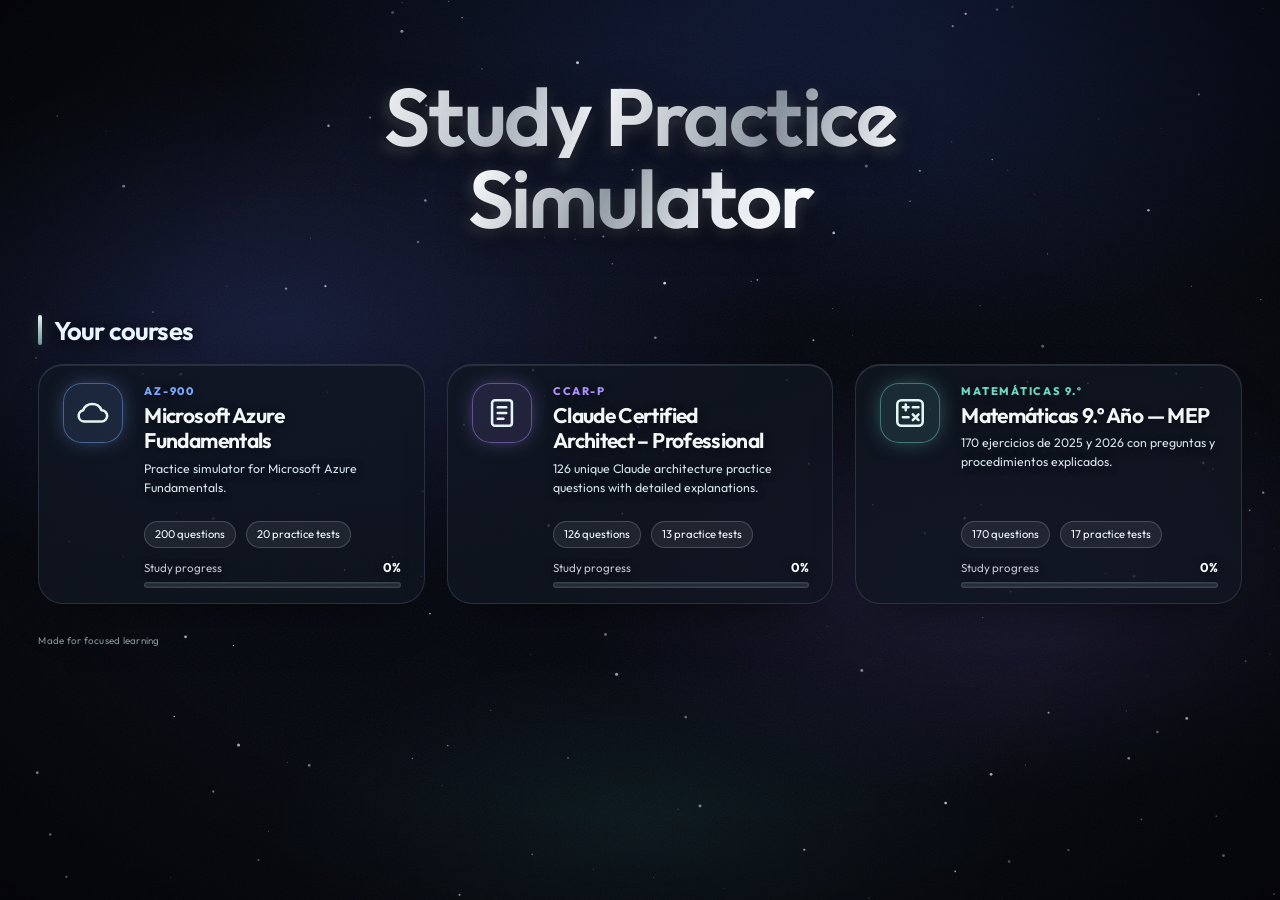
<file: index.html>
<!doctype html>
<html lang="en">
<head>
  <meta charset="utf-8">
  <meta name="viewport" content="width=device-width,initial-scale=1">
  <meta name="description" content="Reusable, static study and practice exam simulator.">
  <title>Study Practice Simulator</title>
  <link rel="icon" type="image/svg+xml" href="./assets/favicon.svg?v=sunrise-v29">
  <link rel="apple-touch-icon" href="./assets/apple-touch-icon.png?v=sunrise-v29">
  <meta name="theme-color" content="#070b18">
  <link rel="preconnect" href="https://fonts.googleapis.com">
  <link rel="preconnect" href="https://fonts.gstatic.com" crossorigin>
  <link href="https://fonts.googleapis.com/css2?family=Outfit:wght@300;400;500;600;700;800&display=swap" rel="stylesheet">
  <link rel="stylesheet" href="./css/app.css?v=static-space-v32-20261126">
</head>
<body>
  <a class="skip" href="#main">Skip to content</a>
  <div id="app"></div>
  <script src="./js/space-v27.js?v=static-space-v32-20261126"></script>
  <script src="./js/cosmic-landing.js?v=polish-v29-20261126"></script>
  <script src="./js/premium-motion-v25.js?v=polish-v29-20261126" defer></script>
  <script src="./js/loader.js?v=static-space-v32-20261126"></script>
</body>
</html>
</file>
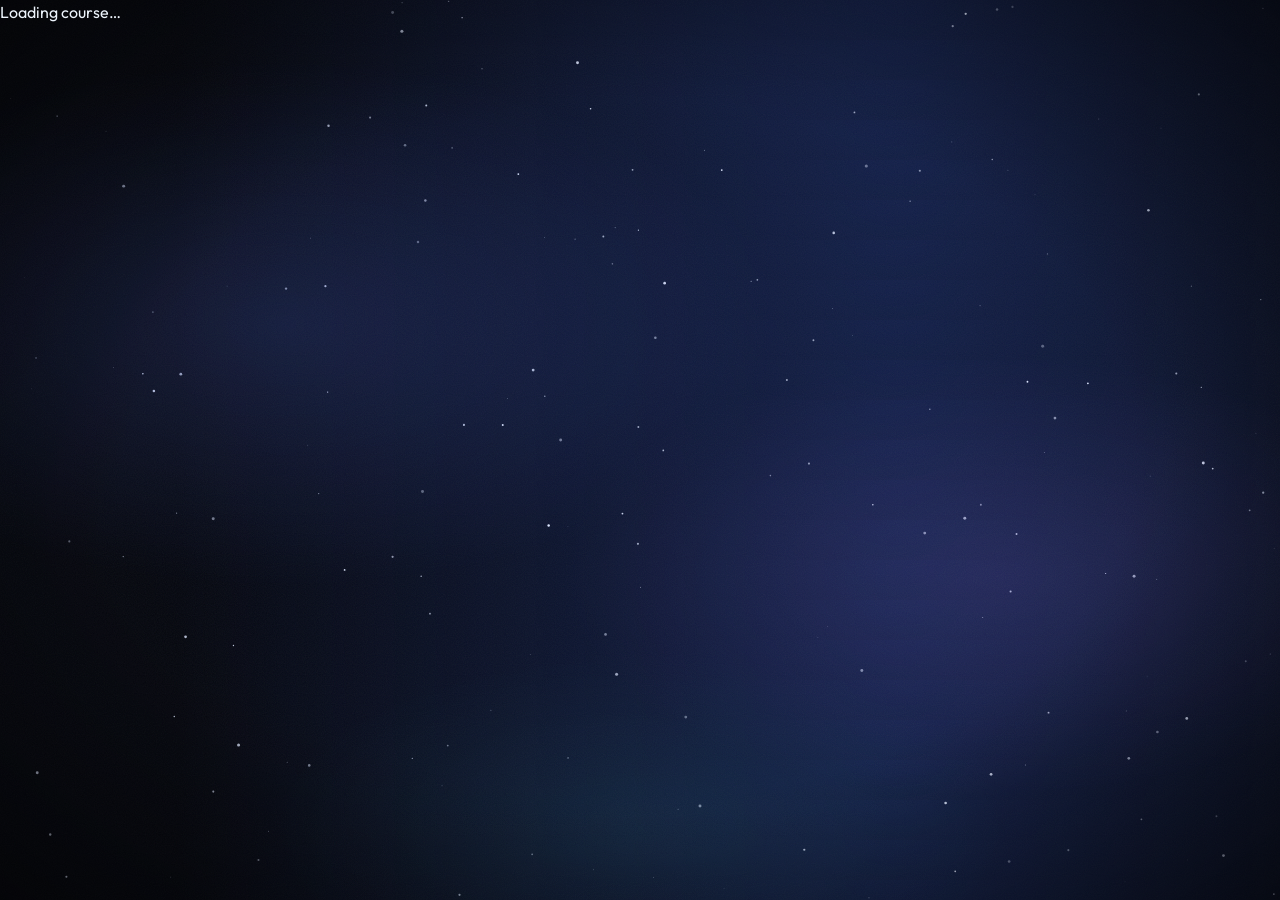
<file: courses/matematicas-9-mep/official.html>
<!doctype html>
<html lang="es">
<head>
<meta charset="utf-8">
<meta name="viewport" content="width=device-width, initial-scale=1">
<meta http-equiv="refresh" content="0; url=../../index.html?course=matematicas-9-mep">
<title>Prácticas MEP: ahora integradas en Matemáticas 9.º</title>
</head>
<body>
<main>
<h1>Las prácticas ya están integradas en el simulador</h1>
<p>Ahora puedes leer las 170 preguntas, responder y consultar sus desarrollos sin abrir el PDF.</p>
<p><a href="../../index.html?course=matematicas-9-mep">Abrir Matemáticas de noveno año</a></p>
</main>
</body>
</html>
</file>
<file: css/app.css>
/* GENERATED by tools/build-css.js from 28 files. Edit the sources, then rebuild. */
/* @source ./css/style.css */
:root{--ink:#edf4fc;--muted:#a6b3c4;--blue:#2589d8;--navy:#080d14;--line:#2b3542;--good:#37c978;--bad:#ff766b;--bg:#090d12;--card:#141b24;--surface:#1b2430;--shadow:0 12px 28px #0008}*{box-sizing:border-box}body{margin:0;background:var(--bg);font:16px/1.5 Inter,Segoe UI,Arial,sans-serif;color:var(--ink)}button,input,select{font:inherit}.skip{position:absolute;left:-999px}.skip:focus{left:1rem;top:1rem;z-index:20;background:var(--card);padding:.5rem}.shell{min-height:100vh;display:grid;grid-template-columns:254px 1fr}.side{background:var(--navy);color:#dbeaff;padding:1.25rem;display:flex;flex-direction:column;gap:1.35rem}.brand{font-weight:800;font-size:1.1rem;color:#fff;letter-spacing:.02em}.brand small,.version{color:#8fb9df}.nav{display:grid;gap:.4rem}.nav button{border:0;background:transparent;color:#c4d6e9;text-align:left;padding:.7rem .8rem;border-radius:8px;cursor:pointer}.nav button:hover,.nav button.active{background:#16436f;color:#fff}.version{margin-top:auto;font-size:.75rem}.content{max-width:1250px;width:100%;padding:2.2rem;margin:auto}h1,h2,h3,p{margin-top:0}.sub,.muted,.stat span,.eyebrow{color:var(--muted)}h1{font-size:2rem;line-height:1.2}.topline{display:flex;justify-content:space-between;gap:1rem;align-items:flex-start}.grid{display:grid;gap:1rem}.stats{grid-template-columns:repeat(4,1fr)}.two{grid-template-columns:1.2fr .8fr}.card{background:var(--card);border:1px solid var(--line);border-radius:14px;padding:1.25rem;box-shadow:var(--shadow)}.stat strong{font-size:1.7rem;display:block}.stat span,.eyebrow{font-size:.8rem;text-transform:uppercase;letter-spacing:.06em}.actions{display:flex;flex-wrap:wrap;gap:.7rem}.btn{border:1px solid var(--blue);background:var(--blue);color:#fff;border-radius:8px;padding:.62rem .9rem;cursor:pointer;font-weight:650}.btn.secondary{background:var(--surface);color:#b7dcff;border-color:#3b5c78}.btn.danger{background:#321818;color:#ffaba5;border-color:#7c3a35}.domain-row{margin:.85rem 0}.domain-row header{display:flex;justify-content:space-between;font-size:.92rem}.bar{height:9px;background:#293340;border-radius:9px;overflow:hidden}.bar i{display:block;height:100%;background:linear-gradient(90deg,#2589d8,#56aceb);border-radius:inherit}.filters{display:grid;grid-template-columns:repeat(2,1fr);gap:1rem}.field label{display:block;font-weight:650;margin-bottom:.3rem}.field select,.field input{width:100%;border:1px solid #415063;border-radius:7px;padding:.55rem;background:var(--surface);color:var(--ink)}.session-head{display:flex;align-items:center;justify-content:space-between;gap:1rem}.question-card{max-width:900px;margin:1.25rem auto}.badge{display:inline-block;background:#153955;color:#a8dbff;padding:.22rem .55rem;border-radius:999px;font-size:.78rem;font-weight:700}.badge.hard{background:#4a2424;color:#ffb4ae}.badge.easy{background:#173a2a;color:#8fdeb1}.question{font-size:1.24rem;line-height:1.45;margin:1rem 0 1.25rem}.option{width:100%;display:flex;gap:.8rem;align-items:flex-start;text-align:left;color:var(--ink);background:var(--surface);border:1px solid #405062;border-radius:10px;padding:.85rem;margin:.6rem 0;cursor:pointer}.option:hover{border-color:var(--blue);background:#1d2d3c}.option.selected{border:2px solid var(--blue);background:#123959}.option.correct{border:2px solid var(--good);background:#123627}.option.wrong{border:2px solid var(--bad);background:#402020}.option input{margin-top:.25rem}.option b{min-width:1.25rem}.feedback{border-left:4px solid var(--good);background:#112d22;padding:1rem;margin-top:1rem}.feedback.bad{border-color:var(--bad);background:#382020}.controls{display:flex;justify-content:space-between;gap:.6rem;margin-top:1.2rem}.controls .right{display:flex;gap:.6rem}.navigator{display:flex;flex-wrap:wrap;gap:.4rem}.navq{width:38px;height:38px;border:1px solid var(--line);border-radius:7px;background:var(--surface);color:var(--ink);cursor:pointer}.navq.answered{background:#173a2a;border-color:#479c67}.navq.marked{outline:2px solid #e7aa4a}.navq.current{background:var(--blue);color:#fff}.modal-back{position:fixed;inset:0;background:#000b;display:grid;place-items:center;padding:1rem;z-index:10}.modal{background:var(--card);border:1px solid var(--line);border-radius:14px;padding:1.4rem;max-width:620px;width:100%;max-height:90vh;overflow:auto}.notice{padding:.7rem .85rem;background:#3a2f15;border:1px solid #7f6728;border-radius:8px;color:#ffe5a6}.review{border-bottom:1px solid var(--line);padding:1rem 0}.review:last-child{border:0}.empty{padding:2rem;text-align:center;color:var(--muted)}:root[data-theme="light"]{--ink:#13233b;--muted:#5c6b82;--blue:#0078d4;--navy:#071b35;--line:#d8e3ef;--good:#087443;--bad:#b42318;--bg:#f5f8fc;--card:#fff;--surface:#fff;--shadow:0 12px 28px #16345a13}:root[data-theme="light"] .option,:root[data-theme="light"] .field select,:root[data-theme="light"] .field input,:root[data-theme="light"] .navq{background:#fff;color:var(--ink)}:root[data-theme="light"] .btn.secondary{background:#fff;color:var(--blue);border-color:var(--blue)}:root[data-theme="light"] .feedback{background:#effbf4}:root[data-theme="light"] .feedback.bad{background:#fff3f2}:root[data-theme="light"] .modal{background:#fff}@media(max-width:780px){.shell{display:block}.side{padding:1rem;flex-direction:row;align-items:center;overflow:auto}.nav{display:flex;gap:.2rem}.nav button{white-space:nowrap}.version{display:none}.content{padding:1.2rem}.stats,.two,.filters{grid-template-columns:1fr}.topline,.session-head{align-items:flex-start;flex-direction:column}.controls{flex-wrap:wrap}.controls .right{width:100%;justify-content:flex-end}}
.teaching-card{margin:1rem 0;padding:1rem;border:1px solid var(--line);border-radius:10px;background:var(--card);color:var(--ink)}
.teaching-card h3{margin-bottom:.6rem}.teaching-card pre{white-space:pre-wrap;overflow-wrap:anywhere;font:600 .95rem/1.6 ui-monospace,Consolas,monospace;margin:0}
.diagram-flow{display:flex;align-items:center;justify-content:center;flex-wrap:wrap;gap:.6rem}.diagram-node{padding:.7rem;border:1px solid var(--line);border-radius:8px;background:var(--surface);flex:1 1 130px;text-align:center;overflow-wrap:anywhere}
.diagram .relevant{border-color:var(--good);box-shadow:inset 0 -3px var(--good)}.diagram-arrow{color:var(--blue);font-size:1.3rem}.diagram-columns{display:grid;grid-template-columns:repeat(auto-fit,minmax(min(100%,210px),1fr));gap:1rem}
.diagram h4{margin:.3rem 0 .8rem}.diagram p{margin:.8rem 0 0;color:var(--muted)}.diagram-region{border:1px dashed var(--blue);padding:1rem;border-radius:10px}.diagram-region>.diagram-flow{margin-top:.8rem}
.diagram-table{border-collapse:collapse;width:100%;font-size:.88rem;table-layout:fixed}.diagram-table caption{caption-side:bottom;padding-top:.7rem;color:var(--muted);text-align:left}.diagram-table th,.diagram-table td{border:1px solid var(--line);padding:.6rem;overflow-wrap:anywhere}.diagram-table th:first-child{width:35%}
.feedback li{margin:.85rem 0}.feedback li b{display:inline-block;margin-bottom:.25rem}.option:disabled{opacity:1}
@media(max-width:520px){.diagram-table th,.diagram-table td{padding:.35rem;font-size:.8rem}}

/* Mathematical diagrams use the existing theme variables. */
.math-svg{display:block;width:100%;max-width:560px;height:auto;margin:.4rem auto;color:var(--ink);overflow:visible}
.math-axis,.math-shape{stroke:var(--ink);stroke-width:2;fill:none}
.math-grid{stroke:var(--line);stroke-width:1;fill:none}
.math-guide{stroke:var(--blue);stroke-width:2;stroke-dasharray:5 4;fill:none}
.math-curve{stroke:var(--blue);stroke-width:3;fill:none}
.math-point{fill:var(--blue);stroke:var(--ink);stroke-width:1}
.math-label{fill:var(--ink);font:13px Segoe UI,Arial,sans-serif}
.math-bar{fill:var(--blue);fill-opacity:.38;stroke:var(--ink);stroke-width:1.2}
.math-items{display:flex;flex-wrap:wrap;justify-content:center;gap:1.5rem}.math-items section{text-align:center}.math-token{color:var(--blue);font-size:2rem}
.math-diagram .diagram-table-wrap{overflow-x:auto}
.feedback p,.question{white-space:pre-line}
:root[lang="es"] .brand small{display:block;margin-top:.35rem;font-weight:500}
.landing{max-width:1040px;min-height:100vh;padding:clamp(2rem,8vw,6rem) 1.25rem;margin:auto}.landing-hero{max-width:680px;margin-bottom:2rem}.landing h1{font-size:clamp(2rem,5vw,3.4rem)}.course-grid{display:grid;grid-template-columns:repeat(2,minmax(0,1fr));gap:1rem}.course-card{background:var(--card);border:1px solid var(--line);border-radius:16px;padding:1.5rem;box-shadow:var(--shadow);display:flex;flex-direction:column;align-items:flex-start}.course-card h2{font-size:1.35rem;margin-bottom:.45rem}.course-facts{display:flex;gap:.6rem;flex-wrap:wrap;margin:1rem 0 .7rem}.course-facts span{background:var(--surface);border:1px solid var(--line);border-radius:999px;padding:.28rem .55rem;font-size:.86rem}.course-progress{color:var(--muted);min-height:2.8rem;margin:.25rem 0 1.2rem}.course-card .btn{margin-top:auto}.settings-section{margin-bottom:1rem}.settings-section h2{font-size:1.15rem;margin-bottom:.35rem}.theme-choice{display:flex;gap:.7rem}.nav button:focus-visible,.btn:focus-visible,.option:focus-visible,.navq:focus-visible{outline:3px solid #8fcaff;outline-offset:2px}@media(max-width:700px){.course-grid{grid-template-columns:1fr}.landing{padding:2rem 1rem}}

/* @source ./css/cosmic.css */
/* Cosmic Study Simulator — progressive enhancement, dark theme only. */
#cosmic-scene{position:fixed;inset:0;z-index:0;overflow:hidden;pointer-events:none;background:radial-gradient(ellipse at 22% 38%,#10274c 0,transparent 45%),radial-gradient(ellipse at 82% 70%,#46211b 0,transparent 43%),#040915;contain:paint}
#cosmic-scene canvas{position:absolute;inset:0;width:100%;height:100%}
#cosmic-scene .cosmic-mist{position:absolute;inset:-15%;background:radial-gradient(ellipse at 27% 33%,#1664b53d,transparent 38%),radial-gradient(ellipse at 72% 57%,#732e9a28,transparent 34%),radial-gradient(ellipse at 91% 77%,#e46c1520,transparent 30%);filter:blur(52px)}
#cosmic-scene .cosmic-body{position:absolute;will-change:transform;transform:translate3d(0,0,0);border-radius:50%;aspect-ratio:1;overflow:visible}
#cosmic-scene .cosmic-body::before{content:'';position:absolute;inset:-26%;border-radius:50%;z-index:-1}
#cosmic-scene .cosmic-body img{border-radius:50%;display:block;width:100%;height:100%;object-fit:contain;mix-blend-mode:screen;filter:contrast(1.07);opacity:.94}
#cosmic-scene .cosmic-moon{background:radial-gradient(circle at 38% 35%,#ccdbe8 0%,#7486a0 45%,#233b59 76%,#0a1630 100%);left:clamp(-195px,-11vw,-65px);top:clamp(-125px,-10vw,-55px);width:clamp(350px,36vw,640px);filter:drop-shadow(0 0 25px #8bc7ff48)}
#cosmic-scene .cosmic-moon::before{background:radial-gradient(circle,#81b7fa37 34%,#4285d41e 51%,transparent 73%);filter:blur(22px)}
#cosmic-scene .cosmic-sun{background:radial-gradient(circle at 38% 36%,#fff0ac,#ffd36b 36%,#ff922c 66%,#a62f12 93%);right:clamp(-210px,-13vw,-75px);bottom:clamp(-260px,-21vw,-100px);width:clamp(440px,44vw,760px);filter:drop-shadow(0 0 28px #ff9b3855)}
#cosmic-scene .cosmic-sun::before{background:radial-gradient(circle,#ffba5c70 15%,#f77b2240 40%,transparent 74%);filter:blur(38px)}
#cosmic-scene .cosmic-sun img{filter:contrast(1.16) saturate(1.2);opacity:.94}
#cosmic-scene .cosmic-vignette{position:absolute;inset:0;background:linear-gradient(90deg,#050b1a1c,transparent 40%,#050b1a1e),radial-gradient(ellipse at 50% 46%,#040918cb 0%,#0409188a 28%,transparent 69%)}
body[data-cosmic-view]{background:#040915}
body[data-cosmic-view] #app{position:relative;z-index:1}
body[data-cosmic-view] .skip{z-index:15}
body[data-cosmic-view="landing"] .landing{max-width:1180px;min-height:100vh;padding:clamp(20px,3vw,40px) 24px 60px;display:flex;flex-direction:column;justify-content:flex-start}
.cosmic-header{display:none}
body[data-cosmic-view="landing"] .cosmic-header{display:flex;align-items:center;justify-content:space-between;gap:12px;padding:16px 24px;border:1px solid #7f9bb858;background:#0b1529bc;box-shadow:inset 0 1px #ffffff26,0 12px 40px #0003;border-radius:20px;backdrop-filter:blur(20px);-webkit-backdrop-filter:blur(20px)}
.cosmic-brand{font-size:1.02rem;font-weight:800;letter-spacing:-.02em;color:#eef7ff;display:flex;align-items:center;gap:12px}
.cosmic-brand-symbol{font-size:1.5rem;color:#7cdaff}
.cosmic-brand-sub{color:#b3c8e7;font-size:.78rem}
body[data-cosmic-view="landing"] .landing-hero{max-width:830px;margin:clamp(70px,10vh,130px) auto 40px;text-align:center}
body[data-cosmic-view="landing"] .landing-hero .eyebrow{color:#85c9fb;font-weight:800;letter-spacing:.19em}
body[data-cosmic-view="landing"] .landing-hero h1{font-size:clamp(2.6rem,6vw,5.3rem);line-height:1.07;letter-spacing:-.055em;margin:12px 0 20px;font-weight:800;color:#f3f7ff;text-shadow:0 3px 25px #030714}
body[data-cosmic-view="landing"] .landing-hero h1 em{display:block;font-style:normal;background:linear-gradient(90deg,#cbb0ff 5%,#8c9fff 45%,#69d7fb 95%);background-clip:text;-webkit-background-clip:text;color:transparent}
body[data-cosmic-view="landing"] .landing-hero .sub{font-size:clamp(1rem,1.8vw,1.22rem);color:#d2def2}
body[data-cosmic-view="landing"] .course-grid{gap:24px;max-width:1080px;width:100%;margin:0 auto}
body[data-cosmic-view="landing"] .course-card{position:relative;min-height:230px;border:1px solid #77bdf579;border-radius:24px;background:linear-gradient(120deg,#132e4ddd,#091629dc);backdrop-filter:blur(18px);-webkit-backdrop-filter:blur(18px);box-shadow:0 17px 48px #0008,inset 0 1px #ffffff19;padding:30px;overflow:hidden;transition:transform .35s cubic-bezier(.2,.8,.2,1),border-color .25s,box-shadow .35s}
body[data-cosmic-view="landing"] .course-card:nth-child(2){border-color:#a68bf285;background:linear-gradient(120deg,#29234dda,#12152bdf)}
body[data-cosmic-view="landing"] .course-card:hover,body[data-cosmic-view="landing"] .course-card:focus-within{transform:translateY(-7px);border-color:#a7e4ff;box-shadow:0 24px 70px #000a,0 0 35px #2c9bea38,inset 0 1px #ffffff35}
body[data-cosmic-view="landing"] .course-card:nth-child(2):hover,body[data-cosmic-view="landing"] .course-card:nth-child(2):focus-within{border-color:#d7bcff;box-shadow:0 24px 70px #000a,0 0 35px #ab71ed35}
body[data-cosmic-view="landing"] .course-card::after{content:'';position:absolute;inset:auto -20% -65% 25%;height:220px;border-radius:50%;background:radial-gradient(ellipse,#2f99e12c,transparent 72%);pointer-events:none}
body[data-cosmic-view="landing"] .course-card:nth-child(2)::after{background:radial-gradient(ellipse,#a469ef2f,transparent 72%)}
body[data-cosmic-view="landing"] .course-card h2{font-size:1.55rem;color:#f4f7ff;letter-spacing:-.025em;margin-top:9px}
body[data-cosmic-view="landing"] .course-card .eyebrow{color:#7ddafa}
body[data-cosmic-view="landing"] .course-card:nth-child(2) .eyebrow{color:#c5a7fa}
body[data-cosmic-view="landing"] .course-card .sub,body[data-cosmic-view="landing"] .course-progress{color:#cedaee}
body[data-cosmic-view="landing"] .course-facts span{background:#ffffff13;border-color:#ffffff27;color:#ecf4ff}
body[data-cosmic-view="landing"] .course-card .btn{position:relative;z-index:1;background:linear-gradient(105deg,#1775c4,#6854d4);border:1px solid #91c9fc;border-radius:12px;box-shadow:0 5px 20px #295fea35;transition:transform .2s,box-shadow .2s}
body[data-cosmic-view="landing"] .course-card .btn:hover{transform:translateY(-2px);box-shadow:0 7px 30px #6c81ff70}
body[data-cosmic-view="landing"] .course-card:nth-child(2) .btn{background:linear-gradient(105deg,#5748b0,#9657bc);border-color:#c9a2fe}
body[data-cosmic-view="course"] .side,body[data-cosmic-view="session"] .side{background:#070f22e8;backdrop-filter:blur(18px)}
body[data-cosmic-view="course"] .card,body[data-cosmic-view="session"] .card{background:#111b2fdd;border-color:#5c719255;backdrop-filter:blur(18px);-webkit-backdrop-filter:blur(18px)}
body[data-cosmic-view="course"] .content,body[data-cosmic-view="session"] .content{color:#edf4fc}
body[data-cosmic-view="session"] #cosmic-scene{filter:brightness(.35) saturate(.58)}
body[data-cosmic-view="session"] .question-card{background:#101828f4;box-shadow:0 18px 60px #0009}
body[data-cosmic-view="session"] .option{background:#192438eb}
body[data-cosmic-view="session"] .option:hover{background:#223451}
.cosmic-effects-toggle{position:fixed;z-index:12;right:20px;bottom:18px;background:#08172bcc;border:1px solid #9ec9ed70;border-radius:99px;padding:9px 13px;color:#d9ebff;font:600 .78rem/1.2 system-ui;backdrop-filter:blur(14px);cursor:pointer}
.cosmic-effects-toggle:hover{border-color:#b8e7ff;background:#1d3152}
.cosmic-effects-toggle:focus-visible{outline:3px solid #9ad7ff;outline-offset:3px}
body[data-cosmic-effect="off"] #cosmic-scene{display:none}
body[data-cosmic-effect="off"]{background:#080d14}
body[data-cosmic-effect="reduced"] #cosmic-scene .cosmic-body{will-change:auto}
:root[data-theme="light"] #cosmic-scene{display:none}
:root[data-theme="light"] body[data-cosmic-view]{background:var(--bg)}
:root[data-theme="light"] body[data-cosmic-view="landing"] .landing-hero h1{color:#13233b;text-shadow:none}
:root[data-theme="light"] body[data-cosmic-view="landing"] .landing-hero .sub{color:#5c6b82}
:root[data-theme="light"] body[data-cosmic-view="landing"] .course-card{background:#fff;border-color:#d8e3ef;box-shadow:0 12px 28px #16345a13}
:root[data-theme="light"] body[data-cosmic-view="landing"] .course-card h2{color:#13233b}
:root[data-theme="light"] body[data-cosmic-view="landing"] .course-card .sub,:root[data-theme="light"] body[data-cosmic-view="landing"] .course-progress{color:#5c6b82}
:root[data-theme="light"] body[data-cosmic-view="landing"] .course-facts span{background:#f2f6fa;border-color:#d8e3ef;color:#13233b}
:root[data-theme="light"] body[data-cosmic-view="landing"] .cosmic-header{background:#f8fbff;border-color:#d8e3ef}
:root[data-theme="light"] .cosmic-brand{color:#13233b}
:root[data-theme="light"] body[data-cosmic-view="course"] .card,:root[data-theme="light"] body[data-cosmic-view="session"] .card{background:#fff;border-color:#d8e3ef}
:root[data-theme="light"] body[data-cosmic-view="course"] .content,:root[data-theme="light"] body[data-cosmic-view="session"] .content{color:#13233b}
@media(max-width:780px){body[data-cosmic-view="landing"] .landing{padding:15px 16px 80px}body[data-cosmic-view="landing"] .landing-hero{margin:78px auto 30px}body[data-cosmic-view="landing"] .course-card{min-height:0;padding:24px}#cosmic-scene .cosmic-moon{left:-155px;top:-110px;width:355px;opacity:.63}#cosmic-scene .cosmic-sun{right:-165px;bottom:-120px;width:440px;opacity:.55}.cosmic-header{padding:13px 17px!important}.cosmic-brand-sub{display:none}}
@media(prefers-reduced-motion:reduce){body[data-cosmic-view="landing"] .course-card,body[data-cosmic-view="landing"] .course-card .btn{transition:none!important}body[data-cosmic-view="landing"] .course-card:hover{transform:none}}

/* CINEMATIC V3 — photographic celestial discs, restrained premium UI. */
#cosmic-scene{
 background:
 radial-gradient(ellipse at 13% 28%,#163968 0%,transparent 35%),
 radial-gradient(ellipse at 80% 85%,#4c2430 0%,transparent 37%),
 radial-gradient(ellipse at 64% 12%,#121b4b 0%,transparent 46%),
 #030813;
}
#cosmic-scene .cosmic-mist{background:
 radial-gradient(ellipse at 16% 31%,#0c72b138,transparent 38%),
 radial-gradient(ellipse at 68% 26%,#532f9a35,transparent 37%),
 radial-gradient(ellipse at 95% 85%,#ff8e311e,transparent 41%);
 filter:blur(44px);}
#cosmic-scene .cosmic-moon{
 left:clamp(-220px,-12vw,-95px);top:clamp(-205px,-11vw,-65px);
 width:clamp(420px,42vw,780px);height:auto;aspect-ratio:1;
 background:radial-gradient(circle at 38% 34%,#d2dbe6,#7a93af 44%,#304e72 76%,#07152d);
 box-shadow:inset -32px -18px 55px #061c46a8,0 0 90px #46a4ff45;
 filter:drop-shadow(0 0 46px #6cabec4a);
}
#cosmic-scene .cosmic-moon::before{
 inset:-36%;background:radial-gradient(circle,#8cb9f22e 19%,#3b87e421 43%,transparent 69%);filter:blur(25px);
}
#cosmic-scene .cosmic-moon img{
 width:100%;height:100%;border-radius:50%;object-fit:cover;
 transform:scale(1.16);
 opacity:0;transition:opacity 1.4s ease;
 mix-blend-mode:luminosity;
 -webkit-mask-image:radial-gradient(circle,#000 0%,#000 59%,transparent 71%);
 mask-image:radial-gradient(circle,#000 0%,#000 59%,transparent 71%);
 filter:contrast(1.15) brightness(.95) saturate(.6);
}
#cosmic-scene .cosmic-moon.is-loaded img{opacity:.96}
#cosmic-scene .cosmic-moon::after{
 content:'';position:absolute;inset:0;border-radius:50%;
 background:radial-gradient(circle at 29% 26%,#f7f9ff2e,transparent 40%),
 linear-gradient(120deg,transparent 41%,#07152d20 62%,#020a1d97 90%);
 pointer-events:none;
}
#cosmic-scene .cosmic-sun{
 right:clamp(-290px,-17vw,-110px);bottom:clamp(-310px,-21vw,-110px);
 width:clamp(500px,48vw,880px);height:auto;aspect-ratio:1;
 background:radial-gradient(circle at 34% 29%,#fff0b2 0%,#ffd56a 32%,#ef861c 60%,#9a2812 95%);
 filter:drop-shadow(0 0 60px #ff8c3184);
 box-shadow:0 0 35px #ffa9437a,0 0 110px #f2763270,inset -30px -34px 50px #9b2a12a8;
}
#cosmic-scene .cosmic-sun::before{
 inset:-54%;background:radial-gradient(circle,#ffd78070 8%,#ff923a36 29%,#bc5b201a 44%,transparent 66%);
 filter:blur(45px);
}
#cosmic-scene .cosmic-sun img{
 width:100%;height:100%;object-fit:cover;border-radius:50%;
 opacity:0;transition:opacity 1.5s ease;transform:scale(1.18);
 mix-blend-mode:screen;
 -webkit-mask-image:radial-gradient(circle,#000 0%,#000 53%,transparent 69%);
 mask-image:radial-gradient(circle,#000 0%,#000 53%,transparent 69%);
 filter:contrast(1.25) saturate(1.4) brightness(.87);
}
#cosmic-scene .cosmic-sun.is-loaded img{opacity:.97}
#cosmic-scene .cosmic-sun::after{
 content:'';position:absolute;inset:-8%;border-radius:50%;
 background:conic-gradient(from 30deg,#ff8b1700 0deg,#fdd47508 27deg,#ff7b0d21 44deg,#ffac1a03 65deg,#fbd67a18 107deg,#ff8b1700 139deg,#fdd47512 175deg,#ff8b1700 210deg,#ffed8e0b 267deg,#ff8b1700 360deg);
 filter:blur(15px);mix-blend-mode:screen;pointer-events:none;
}
#cosmic-scene .cosmic-vignette{
 background:
 linear-gradient(90deg,#050c1a24,transparent 27%,#05081627),
 radial-gradient(ellipse at 50% 36%,#020612ea 0%,#020612bf 23%,#02061285 40%,transparent 77%);
 pointer-events:none;
}
body[data-cosmic-view="landing"] .landing{
 padding:26px clamp(20px,5vw,70px) 48px;max-width:1490px;min-height:100vh;
 gap:0;isolation:isolate;justify-content:flex-start;
}
body[data-cosmic-view="landing"] .cosmic-header{
 width:100%;max-width:1340px;margin:0 auto;min-height:70px;
 padding:17px 26px;background:linear-gradient(115deg,#152847e0,#0e142de2 65%,#17182cdb);
 border:1px solid #8db4db69;border-radius:19px;
 box-shadow:0 16px 48px #0008,inset 0 1px #ffffff35;
}
body[data-cosmic-view="landing"] .cosmic-header .cosmic-brand{font-size:1.12rem;letter-spacing:-.025em}
body[data-cosmic-view="landing"] .cosmic-header .cosmic-brand-symbol{color:#88daff;font-size:1.7rem;text-shadow:0 0 18px #64c8fc9b}
body[data-cosmic-view="landing"] .cosmic-header .cosmic-brand-sub{
 font-size:.69rem;letter-spacing:.15em;color:#d3dcf3;text-transform:uppercase;
 border:1px solid #6c95bf75;border-radius:99px;padding:7px 12px;background:#ffffff09;
}
body[data-cosmic-view="landing"] .landing-hero{
 margin:clamp(70px,9vh,110px) auto 39px;max-width:1000px;
}
body[data-cosmic-view="landing"] .landing-hero .eyebrow{
 color:#76d7fe;font-size:.78rem;letter-spacing:.27em;text-transform:uppercase;
 text-shadow:0 0 18px #239fe782;margin-bottom:10px;
}
body[data-cosmic-view="landing"] .landing-hero h1{
 font-weight:850;letter-spacing:-.065em;
 font-size:clamp(3.15rem,6.4vw,6.1rem);line-height:1.03;margin-bottom:18px;
 text-shadow:0 5px 36px #01040d9c;
}
body[data-cosmic-view="landing"] .landing-hero h1 em{
 font-style:normal;background:linear-gradient(97deg,#d4a7ff 8%,#afa5ff 31%,#89b1ff 56%,#4bc8fc 100%);
 -webkit-background-clip:text;background-clip:text;
 color:transparent;filter:drop-shadow(0 0 18px #576cff3a);
}
body[data-cosmic-view="landing"] .landing-hero .sub{
 font-size:clamp(1.05rem,1.6vw,1.22rem);color:#d2daec;text-shadow:0 2px 20px #030716;
}
body[data-cosmic-view="landing"] .course-grid{width:100%;max-width:1160px;margin:0 auto;gap:26px;grid-template-columns:repeat(2,minmax(0,1fr))}
body[data-cosmic-view="landing"] .course-card{
 min-height:258px;position:relative;overflow:hidden;
 border-radius:24px;padding:28px 30px 24px;gap:0;
 background:linear-gradient(115deg,#18345deb 0%,#101a37e9 57%,#16234ee8 100%);
 border:1px solid #58bce0b8;box-shadow:inset 0 1px #c7effe45,0 19px 45px #0009,0 0 28px #217db42a;
 transition:transform .45s cubic-bezier(.2,.8,.1,1),box-shadow .45s,border-color .45s;
}
body[data-cosmic-view="landing"] .course-card:nth-child(2){
 background:linear-gradient(120deg,#25284fe7,#211b3ee8 60%,#422340e5);
 border-color:#a992e5af;box-shadow:inset 0 1px #d4bfff38,0 19px 45px #0009,0 0 29px #8e66d12b;
}
body[data-cosmic-view="landing"] .course-card:hover{
 transform:translate3d(0,-7px,0);border-color:#87e1ff;
 box-shadow:inset 0 1px #efffff5c,0 25px 60px #000b,0 0 44px #55bbec44;
}
body[data-cosmic-view="landing"] .course-card:nth-child(2):hover{
 border-color:#d9b8ff;box-shadow:inset 0 1px #fff8ff61,0 25px 60px #000b,0 0 44px #ac7af34a;
}
body[data-cosmic-view="landing"] .course-card::before{
 content:'';position:absolute;inset:0;background:
 radial-gradient(ellipse at 100% 100%,#3e9ef336,transparent 46%),
 linear-gradient(145deg,#ffffff0d 0%,transparent 48%);
 pointer-events:none;
}
body[data-cosmic-view="landing"] .course-card:nth-child(2)::before{
 background:radial-gradient(ellipse at 100% 100%,#ab6beb36,transparent 48%),linear-gradient(145deg,#ffffff10 0%,transparent 49%);
}
body[data-cosmic-view="landing"] .course-card::after{
 height:140px;inset:auto -10% -66px 30%;
 background:radial-gradient(ellipse,#39b2ff23,transparent 70%);
 filter:blur(13px);
}
body[data-cosmic-view="landing"] .course-card:nth-child(2)::after{
 background:radial-gradient(ellipse,#bd73ff29,transparent 70%);
}
body[data-cosmic-view="landing"] .course-icon{
 display:grid;place-items:center;width:56px;height:56px;border:1px solid #4fb4eab8;
 border-radius:17px;box-shadow:inset 0 1px #c2f0ff56,0 0 21px #308cde4e;
 background:linear-gradient(145deg,#20537a,#10223e);margin-bottom:17px;
 color:#75d8ff;font-size:1.75rem;font-weight:900;font-family:system-ui;
}
body[data-cosmic-view="landing"] .course-card:nth-child(2) .course-icon{
 color:#d0b9ff;background:linear-gradient(145deg,#4f3985,#251943);
 border-color:#b492e5a8;box-shadow:inset 0 1px #f0dfff54,0 0 21px #a071e948;
}
body[data-cosmic-view="landing"] .course-card .eyebrow{font-size:.7rem;letter-spacing:.14em;color:#8ce1ff}
body[data-cosmic-view="landing"] .course-card h2{font-size:1.57rem;margin:4px 0 5px;letter-spacing:-.025em}
body[data-cosmic-view="landing"] .course-card .sub{
 font-size:.91rem;line-height:1.45;margin-bottom:4px;color:#c9d6e7;
}
body[data-cosmic-view="landing"] .course-facts{margin:13px 0 7px;gap:8px}
body[data-cosmic-view="landing"] .course-facts span{
 font-size:.76rem;padding:5px 10px;background:#dff5ff0c;border-color:#bce6ff2d;
}
body[data-cosmic-view="landing"] .course-card .course-progress{font-size:.83rem;color:#b9cde8;margin:3px 0 15px;min-height:0}
body[data-cosmic-view="landing"] .course-card .btn{
 width:fit-content;padding:10px 18px;border-radius:11px;
 font-size:.88rem;box-shadow:0 8px 25px #4483ff3d;
}
body[data-cosmic-view="landing"] .course-card:nth-child(2) .btn{
 box-shadow:0 8px 25px #a474e63e;
}
body[data-cosmic-view="landing"] .cosmic-overview{
 max-width:1160px;width:100%;margin:31px auto 0;
 padding:23px 30px;display:grid;grid-template-columns:1fr 2.2fr;gap:30px;align-items:center;
 background:linear-gradient(115deg,#12213add,#16182ede,#302338a8);
 border:1px solid #a4b7d36b;border-radius:22px;
 backdrop-filter:blur(18px);-webkit-backdrop-filter:blur(18px);
 box-shadow:0 17px 44px #0008,inset 0 1px #ffffff24;
}
.cosmic-overview .cosmic-overview-head{
 display:flex;flex-direction:column;gap:4px;min-width:0;
}
.cosmic-overview .cosmic-overview-eyebrow{
 color:#92b6d7;font-size:.7rem;text-transform:uppercase;letter-spacing:.16em;font-weight:750;
}
.cosmic-overview .cosmic-overview-head strong{
 color:#f5f8ff;font-size:1.75rem;line-height:1.2;font-weight:800;letter-spacing:-.035em;
}
.cosmic-overview .cosmic-overview-head small{color:#afc4dc;font-size:.8rem}
.cosmic-overview .cosmic-overview-tracks{display:grid;gap:11px}
.cosmic-overview .cosmic-track-head{display:flex;justify-content:space-between;gap:12px;color:#e3efff;font-size:.86rem}
.cosmic-overview .cosmic-track-head strong{color:#b3dcff;font-size:.82rem}
.cosmic-overview .cosmic-track{height:9px;margin-top:5px;border-radius:12px;overflow:hidden;background:#051121c2;border:1px solid #95b9e12a}
.cosmic-overview .cosmic-track-fill{height:100%;background:linear-gradient(90deg,#237ecc,#71d8ff);border-radius:inherit;box-shadow:0 0 13px #54bbff99;min-width:0}
.cosmic-overview .cosmic-progress-row:nth-child(2) .cosmic-track-fill{background:linear-gradient(90deg,#7255d5,#c78bff);box-shadow:0 0 13px #b68aff8b}
body[data-cosmic-view="course"] .content{padding:2.2rem}
body[data-cosmic-view="course"] .card{box-shadow:0 16px 36px #0008,inset 0 1px #ffffff12}
body[data-cosmic-view="course"] .side{border-right:1px solid #93b8de25}
body[data-cosmic-view="course"] .stat strong{color:#f6f9ff}
body[data-cosmic-view="session"] #cosmic-scene{filter:brightness(.34) saturate(.55)}
body[data-cosmic-view="session"] .question-card{background:#101928f5}
body[data-cosmic-view="landing"] .landing{color:#edf4fc}
:root[data-theme="light"] body[data-cosmic-view="landing"] .landing{color:#13233b}
:root[data-theme="light"] body[data-cosmic-view="landing"] .cosmic-overview{background:#fff;border-color:#d8e3ef;box-shadow:var(--shadow)}
:root[data-theme="light"] .cosmic-overview .cosmic-overview-head strong,:root[data-theme="light"] .cosmic-overview .cosmic-track-head{color:#13233b}
:root[data-theme="light"] .cosmic-overview .cosmic-overview-eyebrow,:root[data-theme="light"] .cosmic-overview .cosmic-overview-head small{color:#5c6b82}
:root[data-theme="light"] .cosmic-overview .cosmic-track{background:#e9eef5}
:root[data-theme="light"] body[data-cosmic-view="landing"] .course-icon{background:#e5f5ff}
:root[data-theme="light"] body[data-cosmic-view="landing"] .course-card:nth-child(2) .course-icon{background:#f0e9ff}
@media(min-width:1600px){#cosmic-scene .cosmic-moon{left:-150px;top:-150px}#cosmic-scene .cosmic-sun{right:-180px;bottom:-240px}}
@media(max-width:960px){
 #cosmic-scene .cosmic-moon{left:-185px;top:-100px;width:min(580px,65vw)}
 #cosmic-scene .cosmic-sun{right:-195px;bottom:-185px;width:min(590px,68vw)}
 body[data-cosmic-view="landing"] .landing-hero{margin:90px auto 45px}
 body[data-cosmic-view="landing"] .course-grid{gap:16px}
 body[data-cosmic-view="landing"] .course-card{padding:25px}
}
@media(max-width:700px){
 body[data-cosmic-view="landing"] .landing{padding:14px 15px 90px}
 body[data-cosmic-view="landing"] .cosmic-header{min-height:58px;padding:12px 17px}
 body[data-cosmic-view="landing"] .cosmic-header .cosmic-brand{font-size:.89rem}
 body[data-cosmic-view="landing"] .cosmic-header .cosmic-brand-sub{display:none}
 body[data-cosmic-view="landing"] .landing-hero{margin:74px auto 32px;max-width:530px}
 body[data-cosmic-view="landing"] .landing-hero h1{font-size:clamp(2.6rem,10vw,4.2rem)}
 body[data-cosmic-view="landing"] .course-grid{grid-template-columns:1fr}
 body[data-cosmic-view="landing"] .course-card{padding:21px 24px;min-height:0}
 body[data-cosmic-view="landing"] .course-icon{width:49px;height:49px;margin-bottom:10px}
 body[data-cosmic-view="landing"] .course-card h2{font-size:1.3rem}
 body[data-cosmic-view="landing"] .cosmic-overview{grid-template-columns:1fr;margin-top:18px;gap:18px;padding:21px 23px}
 #cosmic-scene .cosmic-moon{width:390px;left:-210px;top:-140px;opacity:.7}
 #cosmic-scene .cosmic-sun{width:460px;right:-250px;bottom:-130px;opacity:.7}
 #cosmic-scene .cosmic-vignette{background:radial-gradient(ellipse at 50% 32%,#020612db 0%,#020612be 43%,transparent 82%)}
}

/* WebGL mounts only after the NASA lunar texture or its alternate finishes loading. */
#cosmic-scene .cosmic-webgl-layer{position:absolute;inset:0;width:100%;height:100%;z-index:3;opacity:0;pointer-events:none;transition:opacity:1.1s ease;display:block}
#cosmic-scene .cosmic-vignette{z-index:1}
body.cosmic-3d-ready #cosmic-scene .cosmic-moon,body.cosmic-3d-ready #cosmic-scene .cosmic-sun{opacity:0;transition:opacity:1.1s ease}
body[data-cosmic-effect="reduced"] #cosmic-scene .cosmic-webgl-layer,body[data-cosmic-effect="off"] #cosmic-scene .cosmic-webgl-layer{display:none}
:root[data-theme="light"] #cosmic-scene .cosmic-webgl-layer{display:none}

.cosmic-theme-switch{border:1px solid #789fcb77;background:#ffffff0a;color:#e8f5ff;border-radius:99px;padding:8px 14px;font:600 .78rem/1.3 system-ui;cursor:pointer;transition:background .2s,border-color .2s}
.cosmic-theme-switch:hover{background:#8cbcff26;border-color:#aad6ff}
.cosmic-theme-switch:focus-visible{outline:3px solid #87d4ff;outline-offset:3px}
:root[data-theme="light"] .cosmic-theme-switch{color:#1b3c66;background:#ebf3fb}
@media(max-width:700px){.cosmic-theme-switch{font-size:.69rem;padding:8px 10px;white-space:nowrap}}

/* @source ./css/cosmic-design.css */
/* Study Practice Simulator · Cinematic Night · 2026.
   Layered on existing CSS; original course content and theme remain supported. */
:root { --cosmos-blue:#153960; --cosmos-blue-bright:#3f8ac1; --cosmos-edge:rgba(171,208,242,.50);
  --cosmos-glass:rgba(6,17,36,.76); --cosmos-white:#f2f7ff; }
body[data-cosmic-view="landing"] #app{position:relative;z-index:2}
.cosmos-landing{position:relative;isolation:isolate;max-width:1580px;margin:auto;min-height:100vh;padding:20px clamp(18px,3.4vw,64px) 25px;color:var(--cosmos-white)}
.cosmos-landing svg{display:block;flex:none;width:23px;height:23px;fill:none;stroke:currentColor;stroke-linecap:round;stroke-linejoin:round;stroke-width:1.8}
.cosmos-landing button{font:inherit;color:inherit;cursor:pointer}
.cosmos-landing button:focus-visible{outline:3px solid #a5d8fb;outline-offset:4px}
.cosmos-landing .cosmos-topnav{display:flex;align-items:center;justify-content:space-between;gap:19px;min-height:78px;
  padding:11px clamp(17px,2.1vw,30px);background:linear-gradient(105deg,rgba(13,31,56,.92),rgba(6,14,32,.86) 62%,rgba(10,18,35,.91));
  border:1px solid rgba(163,198,227,.50);border-radius:24px;box-shadow:0 21px 62px #0008,inset 0 1px #d9efff2c;
  -webkit-backdrop-filter:blur(22px);backdrop-filter:blur(22px)}
.cosmos-landing .cosmos-brand{display:flex;align-items:center;gap:12px;min-width:220px;font-size:1.07rem;font-weight:800;line-height:1.12;letter-spacing:-.03em;text-shadow:0 2px 12px #00102c}
.cosmos-landing .cosmos-brand svg{width:39px;height:39px;stroke:#9bcfff;stroke-width:1.7;filter:drop-shadow(0 0 11px #4eafff7e)}
.cosmos-landing .cosmos-nav-links{display:flex;align-items:center;justify-content:center;gap:clamp(4px,1vw,17px);flex:1}
.cosmos-landing .cosmos-nav-link{border:1px solid transparent;border-radius:99px;display:flex;align-items:center;justify-content:center;gap:10px;
  background:none;font-size:.94rem;font-weight:650;color:#d9e6f5;padding:11px 16px;white-space:nowrap;
  transition:background .23s,border-color .23s,box-shadow .23s,transform .23s,color .23s}
.cosmos-landing .cosmos-nav-link svg{width:20px;height:20px}
.cosmos-landing .cosmos-nav-link:hover{background:#3974ab20;color:#fff;transform:translateY(-1px)}
.cosmos-landing .cosmos-nav-link.is-active{border-color:#5ba4deab;background:linear-gradient(140deg,#174c80dc,#102f56e8);
  box-shadow:inset 0 1px #c4e8ff68,0 0 19px #367db550;color:#fff}
.cosmos-landing .cosmos-theme{border:1px solid #7498b877;background:#152a44ac;border-radius:99px;padding:10px 13px;display:flex;gap:7px;
  align-items:center;font-weight:650;font-size:.78rem;transition:background .2s,border-color .2s}
.cosmos-landing .cosmos-theme:hover{background:#214b77;border-color:#9fceff}
.cosmos-landing .cosmos-theme svg{width:19px;height:19px}
.cosmos-landing .cosmos-hero{text-align:center;max-width:1100px;margin:clamp(52px,7.7vh,105px) auto clamp(46px,6vh,72px)}
.cosmos-landing .cosmos-kicker{display:flex;align-items:center;justify-content:center;gap:24px;font-size:.77rem;font-weight:750;letter-spacing:.35em;
  color:#c4d9f2;text-shadow:0 2px 13px #06132b;margin-bottom:24px}
.cosmos-landing .cosmos-kicker>span{display:block;width:55px;height:1px;background:linear-gradient(90deg,transparent,#a6d4f9,transparent)}
.cosmos-landing .cosmos-hero h1{font-size:clamp(2.8rem,5.25vw,5.9rem);letter-spacing:-.055em;font-weight:830;line-height:1.08;
  color:#f3f8ff;text-shadow:0 6px 34px #010615e2;margin-bottom:19px}
.cosmos-landing .cosmos-hero h1 em{font-style:normal;color:#abd5fb;background:linear-gradient(100deg,#d7e8ff,#8eb9ed 74%,#a6d9f9);
  -webkit-background-clip:text;background-clip:text;-webkit-text-fill-color:transparent}
.cosmos-landing .cosmos-hero-sub{font-size:clamp(1.02rem,1.5vw,1.25rem);color:#d5e3f4;text-shadow:0 2px 15px #030714;line-height:1.6}
.cosmos-landing .cosmos-hero-actions{display:flex;justify-content:center;align-items:center;gap:26px;flex-wrap:wrap;margin-top:34px}
.cosmos-landing .cosmos-btn{display:flex;align-items:center;justify-content:center;gap:17px;min-width:252px;min-height:64px;
  padding:15px 27px;border-radius:99px;font-weight:760;font-size:1rem;letter-spacing:-.008em;
  transition:transform .22s cubic-bezier(.19,1,.22,1),background .22s,box-shadow .22s,border-color .22s}
.cosmos-landing .cosmos-btn svg{width:22px;height:22px}
.cosmos-landing .cosmos-btn--primary{border:1px solid #85bce8;background:linear-gradient(135deg,#1a5184,#103963 58%,#102747);
  box-shadow:inset 0 1px #e7f8ff77,0 7px 26px #0009,0 0 22px #458fcd42}
.cosmos-landing .cosmos-btn--secondary{border:1px solid #8aa6c3ad;background:linear-gradient(140deg,#0c192edb,#17273ddd);
  box-shadow:inset 0 1px #ffffff24,0 7px 23px #0007;backdrop-filter:blur(15px)}
.cosmos-landing .cosmos-btn:hover{transform:translateY(-4px);border-color:#c4e6ff;box-shadow:inset 0 1px #fff8,0 12px 36px #061526,0 0 25px #559acc5a}
.cosmos-landing .cosmos-btn:active{transform:translateY(-1px) scale(.984)}
.cosmos-landing .cosmos-courses{scroll-margin-top:26px;max-width:1270px;margin:0 auto}
.cosmos-landing .cosmos-section-head{display:flex;align-items:center;justify-content:space-between;gap:14px;margin-bottom:20px}
.cosmos-landing .cosmos-section-head h2{font-weight:800;font-size:1.65rem;letter-spacing:-.026em;margin:0;display:flex;align-items:center;gap:16px}
.cosmos-landing .cosmos-section-head h2::before{content:'';display:block;width:5px;height:30px;border-radius:12px;
 background:#76bafb;box-shadow:0 0 15px #7acaffac}
.cosmos-landing .cosmos-section-head>span{color:#b4d5ee;font-size:.83rem;text-align:right}
.cosmos-landing .cosmos-course-grid{display:grid;grid-template-columns:repeat(2,minmax(0,1fr));gap:22px}
.cosmos-landing .cosmos-course{display:flex;position:relative;min-height:250px;align-items:stretch;overflow:hidden;
  background:linear-gradient(115deg,#102846ee,#07172beb 70%,#091b35d9);border:1px solid #78b3e9a0;border-radius:24px;
  box-shadow:inset 0 1px #ecf9ff38,0 18px 46px #0009,0 0 24px #3679a323;backdrop-filter:blur(18px);
  transition:transform .36s,border-color .36s,box-shadow .36s}
.cosmos-landing .cosmos-course--math{background:linear-gradient(120deg,#142641ee,#0c1934eb 72%,#1b2148d9);border-color:#8ca6e1a0}
.cosmos-landing .cosmos-course:hover,.cosmos-landing .cosmos-course:focus-within{transform:translateY(-6px);
  border-color:#b8e4ff;box-shadow:inset 0 1px #fff7,0 27px 54px #000b,0 0 32px #4f9cc749}
.cosmos-landing .cosmos-course-visual{flex:0 0 121px;padding:26px 18px 22px 26px;position:relative;overflow:hidden}
.cosmos-landing .cosmos-course-symbol{display:grid;place-items:center;position:relative;width:64px;height:64px;
  border:1px solid #71b9eba0;border-radius:19px;background:linear-gradient(135deg,#183e68ee,#0b1b37ee);
  color:#a1ddff;box-shadow:inset 0 1px #eef9ff2c,0 0 26px #4279c450;z-index:1}
.cosmos-landing .cosmos-course-symbol svg{width:36px;height:36px}
.cosmos-landing .cosmos-course--math .cosmos-course-symbol{border-color:#a5b7f7ac;box-shadow:inset 0 1px #eef9ff24,0 0 26px #6c76d642}
.cosmos-landing .cosmos-course-orb{position:absolute;left:-74px;bottom:-102px;width:235px;height:235px;border-radius:50%;
 background:radial-gradient(circle at 65% 30%,#78d7fd39 0%,#22518d38 25%,#142d4b00 67%);
 box-shadow:0 0 29px #3379ac32;filter:blur(2px)}
.cosmos-landing .cosmos-course--math .cosmos-course-orb{background:radial-gradient(circle at 70% 35%,#a5a4e53b 0%,#40598b2e 39%,transparent 72%)}
.cosmos-landing .cosmos-course-copy{position:relative;min-width:0;flex:1;padding:26px 25px 20px 6px;display:flex;flex-direction:column}
.cosmos-landing .cosmos-label{font-size:.7rem;font-weight:800;letter-spacing:.14em;text-transform:uppercase;color:#97d2ff}
.cosmos-landing .cosmos-course h3{font-size:clamp(1.1rem,1.6vw,1.42rem);font-weight:790;letter-spacing:-.025em;line-height:1.25;color:#f4f8ff;
 margin:4px 0 6px}
.cosmos-landing .cosmos-course-copy>p{font-size:.85rem;line-height:1.45;color:#d0deef;margin:0 0 11px;max-width:35ch}
.cosmos-landing .cosmos-facts{display:flex;gap:11px;flex-wrap:wrap;margin-top:auto;padding:5px 0 11px}
.cosmos-landing .cosmos-facts span{font-size:.73rem;color:#b8d4ee;background:#87bdf014;border:1px solid #9dbfe42b;padding:4px 8px;border-radius:99px}
.cosmos-landing .cosmos-track-label{display:flex;align-items:center;justify-content:space-between;color:#c1d3e8;font-size:.77rem;margin:2px 0 5px}
.cosmos-landing .cosmos-track-label strong{color:#f6f9ff;font-size:.78rem}
.cosmos-landing .cosmos-track{height:7px;border-radius:99px;background:#061328;box-shadow:inset 0 1px 3px #0009;overflow:hidden}
.cosmos-landing .cosmos-track>span{display:block;height:100%;border-radius:inherit;background:linear-gradient(90deg,#3d82ba,#95ceff);
  box-shadow:0 0 17px #70b9ff88;transition:width 1s ease}
.cosmos-landing .cosmos-course-go{align-self:start;margin-top:12px;display:flex;align-items:center;gap:8px;padding:0;background:transparent;border:none;
 color:#c3e5ff;font-size:.78rem;font-weight:750;letter-spacing:.005em}
.cosmos-landing .cosmos-course-go:hover{color:#fff;text-decoration:underline;text-underline-offset:3px}
.cosmos-landing .cosmos-course-go svg{width:16px;height:16px;transition:transform .18s}
.cosmos-landing .cosmos-course-go:hover svg{transform:translateX(3px)}
.cosmos-landing .cosmos-quick{max-width:1270px;display:grid;grid-template-columns:repeat(5,minmax(0,1fr));
  gap:14px;margin:27px auto 0}
.cosmos-landing .cosmos-shortcut{border:1px solid #89b7e184;background:linear-gradient(150deg,#172c48db,#0b172cdb);
  border-radius:21px;min-height:100px;display:flex;flex-direction:column;justify-content:center;align-items:center;gap:9px;padding:13px 8px;
  font-size:.85rem;font-weight:690;color:#e8f4ff;box-shadow:inset 0 1px #d9f0ff2c,0 10px 31px #0007;
  backdrop-filter:blur(16px);transition:transform .25s,border-color .25s,background .25s,box-shadow .25s}
.cosmos-landing .cosmos-shortcut svg{width:28px;height:28px;color:#9ecbff}
.cosmos-landing .cosmos-shortcut:hover{transform:translateY(-4px);border-color:#b7e4ff;
 background:linear-gradient(160deg,#244d77e8,#122844e8);box-shadow:inset 0 1px #e9f9ff66,0 14px 35px #0009,0 0 25px #4e95cd3b}
.cosmos-landing .cosmos-shortcut:active{transform:translateY(-1px)}
.cosmos-landing .cosmos-footer{display:flex;justify-content:space-between;gap:12px;margin:25px auto 0;max-width:1270px;
 color:#819cbb;font-size:.67rem;letter-spacing:.025em}
#cosmic-scene .cosmic-horizon{position:absolute;pointer-events:none;z-index:0;left:-15%;right:-15%;height:34vh;bottom:-25vh;
 border-radius:50% 50% 0 0;background:
 radial-gradient(ellipse at 50% 1%,#82caffba 0%,#1a4f87bd .8%,#0b1e45ec 2%,#030a1c 24%,transparent 70%);
 box-shadow:0 -8px 25px #59b5ff4a,0 -3px 3px #d4eeff8c;
 transform:rotate(-1.8deg)}
body[data-cosmic-view="session"] #cosmic-scene .cosmic-horizon{opacity:.25}
:root[data-theme="light"] .cosmos-landing{color:#13233b}
:root[data-theme="light"] .cosmos-landing .cosmos-topnav{background:#fff;border-color:#d8e3ef;box-shadow:var(--shadow)}
:root[data-theme="light"] .cosmos-landing .cosmos-brand,:root[data-theme="light"] .cosmos-landing .cosmos-hero h1,
:root[data-theme="light"] .cosmos-landing .cosmos-course h3{color:#13233b;text-shadow:none}
:root[data-theme="light"] .cosmos-landing .cosmos-nav-link{color:#34516e}
:root[data-theme="light"] .cosmos-landing .cosmos-nav-link.is-active{color:#fff}
:root[data-theme="light"] .cosmos-landing .cosmos-theme{color:#34516e;background:#f2f7fc}
:root[data-theme="light"] .cosmos-landing .cosmos-hero-sub,:root[data-theme="light"] .cosmos-landing .cosmos-kicker,
:root[data-theme="light"] .cosmos-landing .cosmos-section-head>span{color:#5c6b82;text-shadow:none}
:root[data-theme="light"] .cosmos-landing .cosmos-course{background:#fff;border-color:#d8e3ef;box-shadow:var(--shadow)}
:root[data-theme="light"] .cosmos-landing .cosmos-course-copy>p,:root[data-theme="light"] .cosmos-landing .cosmos-track-label,
:root[data-theme="light"] .cosmos-landing .cosmos-facts span{color:#5c6b82}
:root[data-theme="light"] .cosmos-landing .cosmos-track-label strong{color:#19314b}
:root[data-theme="light"] .cosmos-landing .cosmos-facts span{background:#eef5fc}
:root[data-theme="light"] .cosmos-landing .cosmos-shortcut{background:#fff;color:#19314b;border-color:#d8e3ef;box-shadow:var(--shadow)}
:root[data-theme="light"] .cosmos-landing .cosmos-course-go{color:#175c96}
@media(max-width:1120px){
 .cosmos-landing .cosmos-topnav{gap:10px}
 .cosmos-landing .cosmos-brand{min-width:170px;font-size:.92rem}
 .cosmos-landing .cosmos-nav-links{gap:0}
 .cosmos-landing .cosmos-nav-link{padding:10px 11px;font-size:.82rem;gap:7px}
 .cosmos-landing .cosmos-nav-link svg{width:18px;height:18px}
 .cosmos-landing .cosmos-course-visual{flex-basis:92px;padding:23px 11px 17px 20px}
 .cosmos-landing .cosmos-course-symbol{width:55px;height:55px}
 .cosmos-landing .cosmos-course-copy{padding-left:1px}
}
@media(max-width:800px){
 .cosmos-landing{padding:12px 15px 28px}
 .cosmos-landing .cosmos-topnav{display:grid;grid-template-columns:1fr auto;row-gap:9px;border-radius:19px;padding:13px 15px}
 .cosmos-landing .cosmos-brand{min-width:0;font-size:.95rem}
 .cosmos-landing .cosmos-brand svg{width:35px;height:35px}
 .cosmos-landing .cosmos-theme{grid-column:2}
 .cosmos-landing .cosmos-nav-links{grid-column:1/-1;grid-row:2;overflow-x:auto;justify-content:flex-start;padding:2px 1px 5px;scrollbar-width:thin}
 .cosmos-landing .cosmos-nav-link{flex:none;padding:8px 12px}
 .cosmos-landing .cosmos-hero{margin:68px auto 43px}
 .cosmos-landing .cosmos-course-grid{grid-template-columns:1fr;max-width:600px;margin:auto}
 .cosmos-landing .cosmos-quick{grid-template-columns:repeat(3,minmax(0,1fr))}
 .cosmos-landing .cosmos-shortcut{min-height:90px}
 .cosmos-landing .cosmos-footer{font-size:.62rem}
}
@media(max-width:500px){
 .cosmos-landing .cosmos-hero{margin:64px auto 42px}
 .cosmos-landing .cosmos-hero h1{font-size:clamp(2rem,9.5vw,3.4rem)}
 .cosmos-landing .cosmos-kicker{font-size:.54rem;letter-spacing:.19em;gap:10px}
 .cosmos-landing .cosmos-kicker>span{width:21px}
 .cosmos-landing .cosmos-hero-sub{font-size:.94rem}
 .cosmos-landing .cosmos-hero-actions{flex-direction:column;gap:12px;margin-top:29px}
 .cosmos-landing .cosmos-btn{width:100%;max-width:345px;min-height:56px}
 .cosmos-landing .cosmos-section-head{flex-direction:column;align-items:flex-start;gap:4px}
 .cosmos-landing .cosmos-section-head h2{font-size:1.42rem}
 .cosmos-landing .cosmos-section-head>span{text-align:left;font-size:.76rem}
 .cosmos-landing .cosmos-course{min-height:240px}
 .cosmos-landing .cosmos-course-visual{flex-basis:84px;padding:20px 6px 15px 14px}
 .cosmos-landing .cosmos-course-copy{padding:20px 14px 18px 0}
 .cosmos-landing .cosmos-course h3{font-size:1.12rem}
 .cosmos-landing .cosmos-course-copy>p{font-size:.77rem}
 .cosmos-landing .cosmos-quick{grid-template-columns:repeat(2,minmax(0,1fr));gap:11px}
 .cosmos-landing .cosmos-shortcut{min-height:88px;font-size:.78rem}
 .cosmos-landing .cosmos-footer{display:block;text-align:center;line-height:1.8}
 .cosmos-landing .cosmos-footer span{display:block}
}
@media(prefers-reduced-motion:reduce){
 .cosmos-landing *, .cosmos-landing *::before, .cosmos-landing *::after{scroll-behavior:auto!important;animation:none!important;transition:none!important}
}

/* @source ./css/cosmic-controls.css */
/* Study Practice Simulator — cohesive midnight-blue controls inside courses.
   Dark theme only; original light appearance remains available. */
:root[data-theme="dark"] body[data-cosmic-view="course"],
:root[data-theme="dark"] body[data-cosmic-view="session"]{
 --blue:#2f72a8;--card:#111e33;--surface:#192c43;--line:#416483;--shadow:0 17px 38px #0007;
}
:root[data-theme="dark"] body[data-cosmic-view="course"] .shell,
:root[data-theme="dark"] body[data-cosmic-view="session"] .shell{grid-template-columns:254px minmax(0,1fr);position:relative}
:root[data-theme="dark"] body[data-cosmic-view="course"] .side,
:root[data-theme="dark"] body[data-cosmic-view="session"] .side{
 background:linear-gradient(167deg,#0a1b32ee,#061324e8);
 border-right:1px solid #8ab4e54b;box-shadow:inset -1px 0 #c1def017;backdrop-filter:blur(22px);-webkit-backdrop-filter:blur(22px);
 padding:1.5rem 1.15rem;
}
:root[data-theme="dark"] .side .brand{font-weight:800;color:#e9f5ff;letter-spacing:.02em;font-size:1.08rem;line-height:1.35}
:root[data-theme="dark"] body[data-cosmic-view] .nav{gap:.5rem}
:root[data-theme="dark"] body[data-cosmic-view] .nav button{
 position:relative;display:flex;align-items:center;min-height:44px;border:1px solid transparent;border-radius:13px;
 padding:.78rem .88rem;color:#d1e1f4;font-size:.9rem;font-weight:630;
 transition:background .2s,border-color .2s,transform .2s,box-shadow .2s;
}
:root[data-theme="dark"] body[data-cosmic-view] .nav button:hover{background:#315f8e45;border-color:#94c1ec46;transform:translateX(2px)}
:root[data-theme="dark"] body[data-cosmic-view] .nav button.active{
 background:linear-gradient(105deg,#174776,#15345bdb);border-color:#6aa9d784;color:#fff;
 box-shadow:0 0 16px #397cbe23,inset 0 1px #d8f3ff32;
}
:root[data-theme="dark"] body[data-cosmic-view] .nav button:focus-visible{
 outline:3px solid #98cced;outline-offset:2px;
}
:root[data-theme="dark"] body[data-cosmic-view] .version{font-size:.72rem;color:#a4bed7;line-height:1.6}
:root[data-theme="dark"] body[data-cosmic-view] .content{
 width:100%;max-width:1290px;padding:clamp(18px,3vw,42px);margin:0 auto;color:#ebf2fa;
}
:root[data-theme="dark"] body[data-cosmic-view] .content h1{font-weight:790;letter-spacing:-.035em;font-size:clamp(1.8rem,3vw,2.45rem)}
:root[data-theme="dark"] body[data-cosmic-view] .content h2{letter-spacing:-.017em}
:root[data-theme="dark"] body[data-cosmic-view] .card{
 border:1px solid #7f9cba52;border-radius:22px;padding:1.45rem;
 background:linear-gradient(135deg,#12243bdc,#0f1b32e8);
 box-shadow:0 15px 37px #0008,inset 0 1px #e4f6ff12;
 backdrop-filter:blur(17px);-webkit-backdrop-filter:blur(17px);
}
:root[data-theme="dark"] body[data-cosmic-view] .stat strong{font-size:1.8rem;color:#e9f6ff;letter-spacing:-.03em}
:root[data-theme="dark"] body[data-cosmic-view] .stat span,
:root[data-theme="dark"] body[data-cosmic-view] .eyebrow{color:#9bbdda}
:root[data-theme="dark"] body[data-cosmic-view] .sub{color:#b8cadc}
:root[data-theme="dark"] body[data-cosmic-view] .bar{height:9px;background:#0b192e}
:root[data-theme="dark"] body[data-cosmic-view] .bar i{background:linear-gradient(90deg,#2c689d,#85bde8);box-shadow:0 0 16px #60a5e78e}
:root[data-theme="dark"] body[data-cosmic-view] .btn{
 border:1px solid #6a9bc9;background:linear-gradient(130deg,#1c4c77,#113456);color:#f4f8ff;
 padding:.68rem 1rem;border-radius:12px;font-weight:700;
 box-shadow:inset 0 1px #ffffff2b,0 6px 18px #0005;transition:transform .2s,box-shadow .2s,border-color .2s,background .2s;
}
:root[data-theme="dark"] body[data-cosmic-view] .btn:hover:not(:disabled){
 transform:translateY(-2px);border-color:#a6d4ef;
 box-shadow:inset 0 1px #ffffff45,0 9px 23px #0007,0 0 17px #488fc54b;
}
:root[data-theme="dark"] body[data-cosmic-view] .btn:active:not(:disabled){transform:translateY(0) scale(.985)}
:root[data-theme="dark"] body[data-cosmic-view] .btn.secondary{
 background:linear-gradient(130deg,#1a2c42d8,#0c192ad8);border-color:#6b8dac82;color:#dcefff;
}
:root[data-theme="dark"] body[data-cosmic-view] .btn.danger{
 background:#2d2025;border-color:#80505b;color:#f8bbba;
}
:root[data-theme="dark"] body[data-cosmic-view] .btn:disabled{opacity:.55;cursor:not-allowed}
:root[data-theme="dark"] body[data-cosmic-view] .field select,
:root[data-theme="dark"] body[data-cosmic-view] .field input{
 border:1px solid #708ba9b0;border-radius:11px;padding:.68rem .75rem;
 background:#111e32;color:#edf5fc;
}
:root[data-theme="dark"] body[data-cosmic-view] .question-card{
 max-width:940px;border-color:#7596b563;border-radius:25px;
 background:linear-gradient(140deg,#111d30f2,#101b2cf6);
}
:root[data-theme="dark"] body[data-cosmic-view] .option{
 padding:1rem 1.05rem;margin:.68rem 0;border-radius:14px;
 border:1px solid #617e9f93;background:#15263bfa;
 transition:background .18s,border-color .18s,box-shadow .18s,transform .18s;
}
:root[data-theme="dark"] body[data-cosmic-view] .option:hover:not(:disabled){
 border-color:#80b9e6;background:#1c3550;transform:translateX(2px);
 box-shadow:0 0 18px #4e9bd021;
}
:root[data-theme="dark"] body[data-cosmic-view] .option.selected{
 border-color:#78bdff;background:#123b5c;box-shadow:inset 0 0 18px #376f9627;
}
:root[data-theme="dark"] body[data-cosmic-view] .option.correct{
 border-color:#56bd91;background:#143d32;box-shadow:none;
}
:root[data-theme="dark"] body[data-cosmic-view] .option.wrong{
 border-color:#c97b79;background:#442b2b;box-shadow:none;
}
:root[data-theme="dark"] body[data-cosmic-view] .badge{background:#164265;color:#b2ddff}
:root[data-theme="dark"] body[data-cosmic-view] .badge.hard{background:#462f39;color:#ffc4c6}
:root[data-theme="dark"] body[data-cosmic-view] .badge.easy{background:#193f35;color:#a6e3c8}
:root[data-theme="dark"] body[data-cosmic-view] .feedback{border-radius:0 13px 13px 0;background:#102e2a;color:#e5f7ef}
:root[data-theme="dark"] body[data-cosmic-view] .feedback.bad{background:#36252c;color:#ffe9e9}
:root[data-theme="dark"] body[data-cosmic-view] .teaching-card{background:#122137e8;border-color:#59799493}
:root[data-theme="dark"] body[data-cosmic-view] .modal{border:1px solid #7899b9a1;background:#101d30;box-shadow:0 21px 60px #0009}
:root[data-theme="dark"] body[data-cosmic-view] .navq{
 background:#14243a;border:1px solid #516f91;color:#e4f1ff;border-radius:10px;
}
:root[data-theme="dark"] body[data-cosmic-view] .navq.current{background:#326c9c;color:#fff;border-color:#95c6ea}
:root[data-theme="dark"] body[data-cosmic-view] .navq.answered{background:#1d4a3e;border-color:#56af91}
:root[data-theme="dark"] body[data-cosmic-view] .navq.marked{outline-color:#e4ad5c}
:root[data-theme="dark"] body[data-cosmic-view] .notice{background:#3b2c19b0;color:#ffe5b8;border-color:#98713a}
@media(max-width:780px){
 :root[data-theme="dark"] body[data-cosmic-view] .shell{display:block}
 :root[data-theme="dark"] body[data-cosmic-view] .side{
   display:flex;flex-direction:row;align-items:center;gap:10px;padding:.78rem 1rem;
   border-right:0;border-bottom:1px solid #8ab4e54b;overflow-x:auto;
 }
 :root[data-theme="dark"] body[data-cosmic-view] .side .brand{font-size:.86rem;white-space:nowrap;flex:none}
 :root[data-theme="dark"] body[data-cosmic-view] .nav{display:flex;gap:5px}
 :root[data-theme="dark"] body[data-cosmic-view] .nav button{min-height:39px;padding:9px 10px;white-space:nowrap;font-size:.78rem}
 :root[data-theme="dark"] body[data-cosmic-view] .content{padding:1.25rem}
 :root[data-theme="dark"] body[data-cosmic-view] .card{padding:1.15rem}
}
@media(prefers-reduced-motion:reduce){
 :root[data-theme="dark"] body[data-cosmic-view] .btn,
 :root[data-theme="dark"] body[data-cosmic-view] .option,
 :root[data-theme="dark"] body[data-cosmic-view] .nav button{transition:none!important}
}

:root[data-theme="dark"] body[data-cosmic-view] .cosmos-side-icon{
 display:inline-block;flex:none;width:19px;height:19px;margin-right:11px;color:#a5cff2;
 vertical-align:middle;
}
:root[data-theme="dark"] body[data-cosmic-view] .nav button.active .cosmos-side-icon{color:#f0f8ff}
:root[data-theme="dark"] body[data-cosmic-view] .cosmos-side-brand{
 display:inline-block;margin-right:9px;font-size:1.35rem;line-height:1;color:#8accff;text-shadow:0 0 14px #57b2fa86;
}
@media(max-width:780px){
 :root[data-theme="dark"] body[data-cosmic-view] .cosmos-side-icon{width:16px;height:16px;margin-right:7px}
}

/* @source ./css/cosmic-fidelity.css */
/* Fidelity pass: matches the approved cinematic reference rather than an enlarged photo layout. */
#cosmic-scene{background:radial-gradient(ellipse at 52% 33%,#0b1d3e 0%,#020919 61%,#010613 100%)!important}
#cosmic-scene .cosmic-mist{opacity:.44;filter:blur(65px);
 background:radial-gradient(ellipse at 18% 40%,#0e4a9d63,transparent 38%),radial-gradient(ellipse at 74% 52%,#4b24984a,transparent 37%),radial-gradient(ellipse at 92% 36%,#c3521e35,transparent 38%)}
#cosmic-scene .cosmic-atmosphere{position:absolute;inset:0;width:100%;height:100%;object-fit:cover;
 pointer-events:none;z-index:0;opacity:.99;mix-blend-mode:screen;will-change:transform}
#cosmic-scene .cosmic-horizon{display:none}
#cosmic-scene .cosmic-vignette{z-index:1;background:
 radial-gradient(ellipse at 53% 35%,#020918dd 0%,#020916b3 28%,#02091a45 53%,transparent 79%);
 pointer-events:none}
#cosmic-scene .cosmic-moon{z-index:2;top:clamp(-140px,-9.8vw,-70px);left:clamp(-160px,-8.5vw,-85px);
 width:clamp(455px,34vw,600px);height:auto;aspect-ratio:1;
 background:radial-gradient(circle at 27% 25%,#e5f2ff,#9caecc 35%,#46699c 69%,#0a1c3e 97%);
 box-shadow:0 0 21px #b9dbff9c,0 0 90px #56a8f35d,inset -25px -35px 68px #081a3f9c;
 filter:drop-shadow(0 0 36px #5bb0f45c)}
#cosmic-scene .cosmic-moon::before{inset:-18%;filter:blur(35px);
 background:radial-gradient(circle,#b8daff35 20%,#4c9fef23 43%,transparent 68%)}
#cosmic-scene .cosmic-moon img{opacity:1;transform:scale(1.09);mix-blend-mode:luminosity;
 filter:brightness(1.50) contrast(1.37) saturate(.38);
 -webkit-mask-image:radial-gradient(circle,#000 0%,#000 58%,transparent 71%);
 mask-image:radial-gradient(circle,#000 0%,#000 58%,transparent 71%)}
#cosmic-scene .cosmic-moon::after{inset:0;opacity:.82;
 background:
 radial-gradient(circle at 34% 26%,#fff 0 1px,#d5eeff 2px,transparent 9px),
 radial-gradient(circle at 49% 16%,#fff 0 1px,#b3dcff 2px,transparent 8px),
 radial-gradient(circle at 43% 52%,#fff 0 1px,#d9f3ff 2px,transparent 9px),
 radial-gradient(circle at 59% 65%,#fff 0 1px,#d6efff 2px,transparent 10px),
 radial-gradient(circle at 69% 35%,#fff 0 1px,#d8f4ff 2px,transparent 8px),
 linear-gradient(128deg,#d9efff2a,transparent 45%,#07132e59 90%);
 mix-blend-mode:screen;pointer-events:none}
#cosmic-scene .cosmic-sun{z-index:2;top:clamp(85px,11vh,125px);bottom:auto;
 right:clamp(-340px,-18vw,-195px);width:clamp(620px,38vw,745px);height:auto;aspect-ratio:1;
 background:radial-gradient(circle at 32% 39%,#fff5b2 0%,#ffba31 27%,#ff7107 56%,#7c2008 92%);
 filter:drop-shadow(0 0 48px #ff8a2d91);
 box-shadow:0 0 19px #ffda7fbd,0 0 82px #ff851a6b,0 0 155px #ff6f2327,inset -26px -15px 59px #ac2c0b83}
#cosmic-scene .cosmic-sun::before{inset:-31%;filter:blur(44px);
 background:radial-gradient(circle,#ff9b4957 12%,#fa822e30 31%,#ff9b1a12 49%,transparent 71%)}
#cosmic-scene .cosmic-sun img{opacity:.93;transform:scale(1.08);mix-blend-mode:screen;
 filter:brightness(1.50) contrast(1.38) saturate(1.65);
 -webkit-mask-image:radial-gradient(circle,#000 0%,#000 55%,transparent 72%);
 mask-image:radial-gradient(circle,#000 0%,#000 55%,transparent 72%)}
#cosmic-scene .cosmic-sun::after{inset:-3%;opacity:.68;filter:blur(8px);
 background:conic-gradient(from 22deg,#ff8e2100,#ffe37b22 16deg,#ffa63a00 35deg,#ffef8f25 58deg,#ff982900 82deg,#ffdf8034 115deg,#ffa72700 141deg,#ffe98c2b 207deg,#ff7b1700 242deg,#ffe68026 301deg,#ff8e2100 360deg)}
#cosmic-scene .cosmic-solar-loops{position:absolute;z-index:3;right:clamp(-165px,-9vw,-80px);
 top:clamp(45px,6vh,83px);width:clamp(570px,40vw,740px);height:auto;opacity:.82;
 mix-blend-mode:screen;pointer-events:none;filter:drop-shadow(0 0 14px #f99d296b)}
/* Reference layout: compact hero, course cards visible and shortcuts above the fold. */
body[data-cosmic-view="landing"] .cosmos-landing{max-width:1595px;
 padding:clamp(12px,1.6vh,22px) clamp(16px,4vw,74px) 20px}
.cosmos-landing .cosmos-topnav{max-width:1410px;margin:auto;min-height:68px;
 padding:9px clamp(14px,2vw,30px);border-radius:24px;
 border-color:#91b7d77d;background:linear-gradient(100deg,#0e2746eb,#07172eea 62%,#0b1831e8);
 box-shadow:inset 0 1px #dcf4ff38,0 8px 28px #0008,0 0 14px #3d89c51f}
.cosmos-landing .cosmos-brand{font-size:1.02rem;min-width:210px;line-height:1.1}
.cosmos-landing .cosmos-brand svg{width:40px;height:40px;stroke:#a0d8ff}
.cosmos-landing .cosmos-nav-link{font-size:.90rem;padding:10px 15px;gap:10px}
.cosmos-landing .cosmos-nav-link.is-active{background:linear-gradient(145deg,#1b5687,#10345d);
 border-color:#60b5f5;box-shadow:inset 0 1px #daf6ff80,0 0 19px #308bc37b}
.cosmos-landing .cosmos-theme{background:#102844d9;border:1px solid #789fbf8f}
.cosmos-landing .cosmos-hero{max-width:1080px;margin:clamp(35px,5.3vh,65px) auto clamp(29px,4.8vh,48px)}
.cosmos-landing .cosmos-kicker{font-size:.72rem;letter-spacing:.34em;margin-bottom:15px;color:#cde6f8;gap:19px}
.cosmos-landing .cosmos-hero h1{font-size:clamp(2.8rem,3.72vw,4.25rem);line-height:1.075;letter-spacing:-.046em;
 max-width:1000px;margin:0 auto 15px;color:#f8fbff;font-weight:800;
 text-shadow:0 4px 32px #000c}
.cosmos-landing .cosmos-hero h1 em{background:linear-gradient(100deg,#deebff 6%,#a9cef9 49%,#79baff 100%);
 -webkit-background-clip:text;background-clip:text;-webkit-text-fill-color:transparent}
.cosmos-landing .cosmos-hero-sub{font-size:clamp(.99rem,1.24vw,1.17rem);line-height:1.45;color:#e4efff;margin:0}
.cosmos-landing .cosmos-hero-actions{gap:26px;margin-top:26px}
.cosmos-landing .cosmos-btn{min-width:250px;min-height:57px;padding:11px 26px;gap:16px;
 font-size:.99rem;border-radius:99px}
.cosmos-landing .cosmos-btn--primary{background:linear-gradient(150deg,#194d7b,#0e2d51 70%,#0c2c54);
 border-color:#8bd3ff;box-shadow:inset 0 1px #e6f6ffc7,0 0 6px #67bcffba,0 0 23px #287ec670,0 8px 22px #0009}
.cosmos-landing .cosmos-btn--secondary{background:linear-gradient(150deg,#14263eea,#07172df2);
 border-color:#a9c2dcb0;box-shadow:inset 0 1px #edf8ff30,0 6px 21px #0009}
.cosmos-landing .cosmos-btn:hover{box-shadow:inset 0 1px #fff7,0 0 9px #8cd6ffbe,0 0 26px #448fc885,0 9px 30px #0009;
 transform:translateY(-3px)}
.cosmos-landing .cosmos-courses{max-width:1260px}
.cosmos-landing .cosmos-section-head{margin-bottom:15px}
.cosmos-landing .cosmos-section-head h2{font-size:1.53rem;gap:12px;text-shadow:0 4px 15px #000}
.cosmos-landing .cosmos-section-head h2::before{width:4px;height:30px;box-shadow:0 0 14px #79caff}
.cosmos-landing .cosmos-see-all{border:0;background:transparent;color:#9cd9ff;
 font-size:.86rem;font-weight:650;letter-spacing:.01em;cursor:pointer;text-shadow:0 0 14px #2e9dca70}
.cosmos-landing .cosmos-see-all:hover{text-decoration:underline;text-underline-offset:4px}
.cosmos-landing .cosmos-course-grid{gap:22px}
.cosmos-landing .cosmos-course{min-height:214px;border-radius:22px;cursor:pointer;
 border:1px solid #93c8f3b8;
 background:linear-gradient(112deg,#092443ed,#06182ce9 67%,#0b2b4fdc);
 box-shadow:inset 0 1px #d9eeff63,0 13px 39px #0009,0 0 14px #3587bd31}
.cosmos-landing .cosmos-course--math{background:linear-gradient(120deg,#112b4cec,#09172fea 67%,#122b49d7)}
.cosmos-landing .cosmos-course::before{content:'';position:absolute;inset:0;z-index:0;pointer-events:none;
 background:linear-gradient(125deg,#4eaeef17,transparent 37%,#0f5bb927 100%)}
.cosmos-landing .cosmos-course::after{content:'';position:absolute;z-index:0;inset:18% -10% -15% 42%;
 pointer-events:none;opacity:.63;background:url("./../assets/cosmic-card-waves.svg") center bottom / contain no-repeat;
 filter:drop-shadow(0 0 7px #2076c385)}
.cosmos-landing .cosmos-course--math::after{opacity:.58;transform:scaleX(-1);
 filter:hue-rotate(19deg) drop-shadow(0 0 9px #326dba7f)}
.cosmos-landing .cosmos-course-visual{z-index:1;flex-basis:105px;padding:21px 15px 18px 24px}
.cosmos-landing .cosmos-course-symbol{width:60px;height:60px;border-radius:15px;
 border-color:#6ab1eebd;background:linear-gradient(142deg,#134471,#08213f);
 box-shadow:inset 0 1px #d7efff73,0 0 24px #258be476}
.cosmos-landing .cosmos-course-symbol svg{width:34px;height:34px}
.cosmos-landing .cosmos-course-copy{z-index:1;padding:20px 23px 18px 0;gap:0}
.cosmos-landing .cosmos-label{font-size:.69rem;letter-spacing:.15em;color:#93daff}
.cosmos-landing .cosmos-course h3{font-size:clamp(1.02rem,1.38vw,1.33rem);margin:3px 0 6px;font-weight:760;color:#f4f9ff}
.cosmos-landing .cosmos-course-copy>p{font-size:.77rem;line-height:1.45;color:#d7e5f4;max-width:35ch;margin:0 0 7px}
.cosmos-landing .cosmos-facts{gap:10px;padding:3px 0 10px;margin-top:auto}
.cosmos-landing .cosmos-facts span{font-size:.7rem;border:1px solid #8bc2e83d;background:#1639578c;padding:4px 10px}
.cosmos-landing .cosmos-track-label{font-size:.72rem;margin:0 0 5px;color:#c8dff1}
.cosmos-landing .cosmos-track-label strong{font-size:.80rem}
.cosmos-landing .cosmos-track{height:6px;background:#09213be3}
.cosmos-landing .cosmos-track>span{background:linear-gradient(90deg,#3285c5,#86d1ff)}
.cosmos-landing .cosmos-course-go{position:absolute;top:17px;right:19px;z-index:2;
 margin:0;width:29px;height:29px;display:grid;place-items:center;border-radius:50%;
 color:#b8dbfa;font-size:0;background:#132e495e;border:1px solid #92c4e35b}
.cosmos-landing .cosmos-course-go svg{width:15px;height:15px}
.cosmos-landing .cosmos-course-go:hover{background:#24577c;color:#fff}
.cosmos-landing .cosmos-quick{max-width:1260px;gap:17px;margin:clamp(18px,2.4vh,26px) auto 0}
.cosmos-landing .cosmos-shortcut{min-height:90px;border-radius:21px;gap:8px;padding:12px;
 font-size:.85rem;border-color:#9ac9f2a0;background:linear-gradient(145deg,#122d4ac9,#071628e9);
 box-shadow:inset 0 1px #edfaff6a,0 8px 25px #0009,0 0 12px #3c9dd52d}
.cosmos-landing .cosmos-shortcut svg{width:26px;height:26px;color:#b1ddff}
.cosmos-landing .cosmos-shortcut:hover{border-color:#c3e7ff;background:linear-gradient(140deg,#1c4971,#122c4c);
 box-shadow:inset 0 1px #eafaff99,0 0 20px #4689bf5e,0 10px 31px #0009}
.cosmos-landing .cosmos-footer{margin:15px auto 0;opacity:.7;font-size:.61rem}
/* Keep whole visual first screen fitting without squeezing controls on desktop. */
@media(min-width:1120px) and (max-height:910px){
 .cosmos-landing .cosmos-hero{margin-top:clamp(27px,4.5vh,45px);margin-bottom:clamp(20px,3vh,31px)}
 .cosmos-landing .cosmos-hero h1{font-size:clamp(2.75rem,3.45vw,3.9rem)}
 .cosmos-landing .cosmos-hero-actions{margin-top:19px}
 .cosmos-landing .cosmos-course{min-height:196px}
 .cosmos-landing .cosmos-course-visual{padding-top:18px}
 .cosmos-landing .cosmos-course-copy{padding-top:18px;padding-bottom:15px}
 .cosmos-landing .cosmos-shortcut{min-height:79px}
 .cosmos-landing .cosmos-quick{margin-top:17px}
}
@media(max-width:950px){
 #cosmic-scene .cosmic-moon{width:clamp(360px,50vw,510px);left:-145px;top:-95px}
 #cosmic-scene .cosmic-sun{width:clamp(470px,56vw,660px);right:-270px;top:120px}
 #cosmic-scene .cosmic-solar-loops{width:560px;right:-150px;top:90px}
 .cosmos-landing .cosmos-hero{margin-top:62px}
 .cosmos-landing .cosmos-course-grid{grid-template-columns:1fr;max-width:660px;margin:auto}
 .cosmos-landing .cosmos-course{min-height:196px}
}
@media(max-width:700px){
 #cosmic-scene .cosmic-atmosphere{object-fit:cover;object-position:50% 50%;opacity:.85}
 #cosmic-scene .cosmic-moon{width:390px;left:-195px;top:-135px;opacity:.72}
 #cosmic-scene .cosmic-sun{width:480px;right:-335px;top:150px;opacity:.73}
 #cosmic-scene .cosmic-solar-loops{width:380px;right:-205px;top:110px;opacity:.55}
 #cosmic-scene .cosmic-vignette{background:radial-gradient(ellipse at 53% 32%,#020918e5 0%,#020918ca 44%,transparent 80%)}
 .cosmos-landing .cosmos-hero{margin-top:70px;margin-bottom:36px}
 .cosmos-landing .cosmos-hero h1{font-size:clamp(2.15rem,8.7vw,3.5rem)}
 .cosmos-landing .cosmos-hero-actions{margin-top:26px}
 .cosmos-landing .cosmos-btn{min-height:55px}
 .cosmos-landing .cosmos-course{min-height:195px}
 .cosmos-landing .cosmos-course::after{background-size:340px auto}
 .cosmos-landing .cosmos-shortcut{min-height:83px}
 .cosmos-landing .cosmos-footer{margin-top:19px}
}
@media(prefers-reduced-motion:reduce){
 #cosmic-scene .cosmic-atmosphere,#cosmic-scene .cosmic-solar-loops{will-change:auto}
}


/* Visual QA pass: NASA photos retain detail without clipped whites or yellow overexposure. */
#cosmic-scene .cosmic-nebula-photo{
 position:absolute;inset:0;z-index:0;width:100%;height:100%;object-fit:cover;object-position:center;
 opacity:.31;mix-blend-mode:screen;filter:brightness(.68) contrast(1.23) saturate(1.5) hue-rotate(11deg);
 pointer-events:none;transform:scale(1.03);
}
#cosmic-scene .cosmic-moon{
 background:radial-gradient(circle at 33% 27%,#a8bfda,#536c92 46%,#162d4d 80%,#041128);
 box-shadow:0 0 15px #9ccafa73,0 0 70px #469ce847,inset -28px -25px 65px #0b1b43a2;
 filter:drop-shadow(0 0 27px #3d9af454);
}
#cosmic-scene .cosmic-moon img{
 opacity:.93;transform:scale(1.035);mix-blend-mode:luminosity;
 filter:brightness(.78) contrast(1.18) saturate(.55);
}
#cosmic-scene .cosmic-moon::after{opacity:.42}
#cosmic-scene .cosmic-sun{
 background:radial-gradient(circle at 41% 43%,#a93f0e 0%,#852a0a 50%,#46130a 73%,#12070a 100%);
 box-shadow:0 0 19px #ff9c3a9f,0 0 65px #f3762877,0 0 135px #dd5d2e33,inset -25px -12px 57px #531407aa;
 filter:drop-shadow(0 0 30px #e8762873);
}
#cosmic-scene .cosmic-sun img{
 opacity:1;transform:scale(1.07);mix-blend-mode:screen;
 filter:brightness(.93) contrast(1.31) saturate(1.48);
 -webkit-mask-image:radial-gradient(circle,#000 0%,#000 56%,transparent 73%);
 mask-image:radial-gradient(circle,#000 0%,#000 56%,transparent 73%);
}
#cosmic-scene .cosmic-sun::after{opacity:.44}
#cosmic-scene .cosmic-solar-loops{
 right:clamp(-40px,-1.2vw,-6px);top:clamp(-65px,-4vh,-30px);width:clamp(570px,39vw,740px);
 filter:drop-shadow(0 0 14px #ff7c2280);opacity:.84;
}
#cosmic-scene .cosmic-vignette{
 background:radial-gradient(ellipse at 53% 35%,#020918d9 0%,#020918b9 30%,#02091843 53%,transparent 80%);
}
.cosmos-landing .cosmos-hero h1 em{
 background:none!important;color:#b4d9ff!important;-webkit-text-fill-color:#b4d9ff!important;
 text-shadow:0 4px 26px #06152bc9;
}
@media(max-width:700px){
 #cosmic-scene .cosmic-nebula-photo{opacity:.20;filter:brightness(.52) saturate(1.23)}
 #cosmic-scene .cosmic-sun{right:-390px;top:175px;width:470px;opacity:.72}
 #cosmic-scene .cosmic-solar-loops{right:-265px;top:130px;width:370px;opacity:.48}
 #cosmic-scene .cosmic-moon{opacity:.70}
 #cosmic-scene .cosmic-vignette{
  background:radial-gradient(ellipse at 53% 33%,#020918f3 0%,#020918e4 43%,#0209186e 75%,transparent 95%);
 }
 .cosmos-landing .cosmos-hero h1 em{color:#d0e7ff!important;-webkit-text-fill-color:#d0e7ff!important}
}


/* Photographic Moon / spiral galaxy refinement. */
#cosmic-scene .cosmic-galaxy-photo{
 position:absolute;z-index:1;top:7.5%;left:65.5%;width:clamp(150px,15vw,245px);height:auto;aspect-ratio:1.1;
 object-fit:cover;object-position:29% 52%;opacity:.53;mix-blend-mode:screen;pointer-events:none;
 filter:contrast(1.4) saturate(1.4) hue-rotate(25deg) brightness(.78) drop-shadow(0 0 19px #5253b4a3);
 -webkit-mask-image:radial-gradient(ellipse at 46% 50%,#000 0%,#000 19%,#0008 43%,transparent 71%);
 mask-image:radial-gradient(ellipse at 46% 50%,#000 0%,#000 19%,#0008 43%,transparent 71%);
 transform:rotate(-21deg);
}
#cosmic-scene .cosmic-moon{
 background:radial-gradient(circle at 35% 25%,#a4b9d7,#506c9c 40%,#152d55 80%,#05112a);
}
#cosmic-scene .cosmic-moon img{
 opacity:.96;transform:scale(1.18);mix-blend-mode:screen;
 filter:brightness(1.01) contrast(1.14) saturate(.35);
 -webkit-mask-image:radial-gradient(circle,#000 0%,#000 57%,transparent 71%);
 mask-image:radial-gradient(circle,#000 0%,#000 57%,transparent 71%);
}
#cosmic-scene .cosmic-solar-loops{opacity:.51;filter:drop-shadow(0 0 10px #e96b2a7a)}
@media(max-width:700px){
 #cosmic-scene .cosmic-galaxy-photo{width:142px;left:60%;top:6%;opacity:.26}
 #cosmic-scene .cosmic-moon img{filter:brightness(.95) contrast(1.16)}
}


/* ESA/Webb NGC 3324 Cosmic Cliffs: real interstellar cloud depth framing the UI. */
#cosmic-scene .cosmic-cliffs{
 position:absolute;z-index:1;pointer-events:none;object-fit:cover;
 mix-blend-mode:screen;will-change:transform;
}
#cosmic-scene .cosmic-cliffs--left{
 left:-8%;top:31%;width:50%;height:27%;object-position:28% 65%;
 opacity:.76;filter:hue-rotate(166deg) brightness(.86) contrast(1.37) saturate(1.75);
 -webkit-mask-image:linear-gradient(to bottom,transparent 1%,#000b 29%,#000 47%,#0009 78%,transparent 100%),linear-gradient(to right,#000 0%,#000 64%,transparent 100%);
 mask-image:linear-gradient(to bottom,transparent 1%,#000b 29%,#000 47%,#0009 78%,transparent 100%);
}
#cosmic-scene .cosmic-cliffs--right{
 right:-10%;top:34%;width:45%;height:26%;object-position:75% 66%;
 opacity:.66;filter:hue-rotate(-12deg) brightness(.72) contrast(1.25) saturate(1.45);
 -webkit-mask-image:linear-gradient(to bottom,transparent 0%,#000 31%,#000 72%,transparent 100%);
 mask-image:linear-gradient(to bottom,transparent 0%,#000 31%,#000 72%,transparent 100%);
}
#cosmic-scene .cosmic-cliffs--floor{
 left:-3%;bottom:-3%;width:106%;height:25%;object-position:center 61%;
 opacity:.50;filter:hue-rotate(174deg) brightness(.62) saturate(1.7) contrast(1.24);
 -webkit-mask-image:linear-gradient(to bottom,transparent 0%,#000 25%,#000 63%,transparent 100%);
 mask-image:linear-gradient(to bottom,transparent 0%,#000 25%,#000 63%,transparent 100%);
}
@media(max-width:700px){
 #cosmic-scene .cosmic-cliffs--left{top:21%;left:-14%;width:78%;height:18%;opacity:.43}
 #cosmic-scene .cosmic-cliffs--right{top:24%;right:-35%;width:79%;height:21%;opacity:.40}
 #cosmic-scene .cosmic-cliffs--floor{bottom:0;width:112%;height:17%;opacity:.30}
}
@media(prefers-reduced-motion:reduce){
 #cosmic-scene .cosmic-cliffs{will-change:auto}
}


/* Detailed visual calibration from Chromium capture (desktop 1792x912). */
#cosmic-scene .cosmic-moon{
 background:radial-gradient(circle at 36% 28%,#a9c5e4 0%,#627ca7 40%,#263b62 69%,#05122b 100%);
 box-shadow:0 0 15px #9ccafa7c,0 0 70px #469ce845,inset -28px -25px 55px #0a1b3bd1;
}
#cosmic-scene .cosmic-moon img{
 mix-blend-mode:normal;
 filter:brightness(.75) contrast(1.35) saturate(.38) sepia(.035);
 opacity:.98;transform:scale(1.12);
}
#cosmic-scene .cosmic-moon::after{opacity:.48}
#cosmic-scene .cosmic-cliffs--left{
 opacity:1;top:30%;height:30%;filter:hue-rotate(165deg) brightness(1.25) contrast(1.4) saturate(2);
}
#cosmic-scene .cosmic-cliffs--right{
 opacity:.92;top:32%;height:30%;filter:hue-rotate(-9deg) brightness(1.1) contrast(1.4) saturate(1.6);
}
#cosmic-scene .cosmic-cliffs--floor{
 opacity:.77;bottom:-1%;height:27%;filter:hue-rotate(166deg) brightness(.88) contrast(1.35) saturate(1.9);
}
#cosmic-scene .cosmic-atmosphere{opacity:1}
#cosmic-scene .cosmic-nebula-photo{
 opacity:.49;filter:brightness(.85) contrast(1.35) saturate(1.8) hue-rotate(9deg);
}
#cosmic-scene .cosmic-galaxy-photo{
 opacity:.89;top:7%;left:65%;filter:contrast(1.35) saturate(1.6) hue-rotate(20deg) brightness(1.1) drop-shadow(0 0 26px #705bd8ae);
}
#cosmic-scene .cosmic-vignette{
 background:radial-gradient(ellipse at 52% 29%,#020915b7 0%,#0209188e 27%,#02091627 52%,transparent 83%);
}
.cosmos-landing .cosmos-hero h1{text-shadow:0 3px 22px #000e,0 0 6px #0009}
.cosmos-landing .cosmos-course{box-shadow:inset 0 1px #d9eeff6a,0 17px 45px #000a,0 0 21px #328fe543}
.cosmos-landing .cosmos-course::after{
 opacity:.95!important;filter:drop-shadow(0 0 16px #328ce48d);
 background-position:center bottom;background-size:105% auto;
}
.cosmos-landing .cosmos-course--math::after{
 filter:drop-shadow(0 0 18px #417ae49b) hue-rotate(25deg);
}
.cosmos-landing .cosmos-shortcut{background:linear-gradient(145deg,#193b60df,#06172be9);box-shadow:inset 0 1px #ddf6ff75,0 8px 28px #0009,0 0 13px #3b95d558}
@media(max-width:700px){
 #cosmic-scene .cosmic-cliffs--left{opacity:.47;filter:hue-rotate(168deg) brightness(.9) saturate(1.55)}
 #cosmic-scene .cosmic-cliffs--right{opacity:.46;filter:hue-rotate(-8deg) brightness(.85) saturate(1.3)}
 #cosmic-scene .cosmic-cliffs--floor{opacity:.40}
 #cosmic-scene .cosmic-vignette{background:radial-gradient(ellipse at 50% 33%,#020918e4 0%,#020918c9 40%,#0209186a 70%,transparent 97%)}
}


/* Approved-look finishing: blue lunar relief, deep blue clouds, glass detail. */
#cosmic-scene .cosmic-moon img{
 filter:grayscale(1) sepia(.42) hue-rotate(163deg) saturate(1.48) brightness(.94) contrast(1.18);
}
#cosmic-scene .cosmic-moon{
 box-shadow:0 0 3px #effaffb8,0 0 27px #86c2f88c,0 0 85px #3f91ec48,inset -22px -28px 59px #0a1c3d94;
}
#cosmic-scene .cosmic-cliffs--left{
 filter:hue-rotate(209deg) brightness(.87) contrast(1.45) saturate(1.65);
 opacity:.95;
}
#cosmic-scene .cosmic-cliffs--floor{
 filter:hue-rotate(201deg) brightness(.67) contrast(1.48) saturate(1.7);
 opacity:.67;
}
#cosmic-scene .cosmic-nebula-photo{opacity:.40;filter:brightness(.79) contrast(1.34) saturate(1.6) hue-rotate(15deg)}
#cosmic-scene .cosmic-cliffs--right{opacity:.81;filter:hue-rotate(-7deg) brightness(.86) contrast(1.5) saturate(1.55)}
#cosmic-scene .cosmic-galaxy-photo{opacity:.90}
#cosmic-scene .cosmic-solar-loops{opacity:.43}
.cosmos-landing .cosmos-course--azure::before{
 background:
 radial-gradient(circle at 84% 83%,transparent 0 35px,#63c0ffb5 39px,#4c9df22b 42px,transparent 51px),
 radial-gradient(circle at 81% 91%,#54a6ff23,transparent 86px),
 linear-gradient(125deg,#4eaeef16,transparent 40%,#0f5bb924 100%);
}
.cosmos-landing .cosmos-course--math::before{
 background:
 radial-gradient(ellipse at 82% 90%,#6785e12e,transparent 40%),
 linear-gradient(125deg,#608dff0f,transparent 35%,#22478b21);
}
.cosmos-landing .cosmos-btn--primary,.cosmos-landing .cosmos-btn--secondary{
 box-shadow:inset 0 1px #d3f3ff86,0 7px 24px #000a,0 0 13px #286dab48;
}
.cosmos-landing .cosmos-btn--primary{box-shadow:inset 0 1px #f3fbffd9,0 0 13px #63b5fd8c,0 9px 25px #0009}
body[data-cosmic-view="landing"] .cosmic-effects-toggle{opacity:.57;transform:scale(.82);transform-origin:bottom right}
body[data-cosmic-view="landing"] .cosmic-effects-toggle:hover,
body[data-cosmic-view="landing"] .cosmic-effects-toggle:focus-visible{opacity:1}
@media(max-width:700px){
 #cosmic-scene .cosmic-moon img{filter:grayscale(1) sepia(.4) hue-rotate(163deg) saturate(1.35) brightness(.87) contrast(1.21)}
 #cosmic-scene .cosmic-cliffs--left{opacity:.53;filter:hue-rotate(209deg) brightness(.75) saturate(1.35)}
 #cosmic-scene .cosmic-cliffs--floor{opacity:.30}
 body[data-cosmic-view="landing"] .cosmic-effects-toggle{opacity:.38;transform:scale(.72)}
}

/* @source ./css/cosmic-v4.css */
/* Cinematic V4: match approved composition with genuine Earth horizon and slow axial rotation.
   This stylesheet deliberately overrides previous exploratory layers without changing quiz logic. */
#cosmic-scene {
  background:radial-gradient(ellipse at 54% 42%,#0b1b35 0%,#030818 43%,#010514 84%) !important;
}
#cosmic-scene .cosmic-atmosphere {
  clip-path:inset(0 0 28% 0);
  opacity:.79;
}
#cosmic-scene .cosmic-nebula-photo {
  opacity:.28;
  filter:brightness(.75) contrast(1.22) saturate(1.45) hue-rotate(11deg);
}
#cosmic-scene .cosmic-vignette {
  z-index:1;
  background:radial-gradient(ellipse at 51% 33%,#010514a6 0%,#02081892 25%,#02081837 48%,transparent 77%);
}
#cosmic-scene .cosmic-moon {
  z-index:2;
  width:clamp(425px,30.5vw,565px);
  top:clamp(-130px,-7.8vw,-66px);
  left:clamp(-170px,-8.6vw,-92px);
  filter:drop-shadow(0 0 24px #83c5f37d);
}
#cosmic-scene .cosmic-moon img {
  mix-blend-mode:luminosity;
  opacity:.97;
  filter:brightness(.91) contrast(1.27) saturate(.26);
  animation:cosmic-moon-axial-spin 720s linear infinite;
  will-change:transform;
}
#cosmic-scene .cosmic-moon::after {
  opacity:.54;
  background:
   radial-gradient(circle at 28% 24%,#ffffffb0 0 1px,#e4f7ff7e 2px,transparent 11px),
   radial-gradient(circle at 48% 19%,#ffffffb0 0 1px,#e4f7ff7e 2px,transparent 10px),
   radial-gradient(circle at 43% 55%,#ffffffaf 0 1px,#cde8ff8e 2px,transparent 11px),
   radial-gradient(circle at 70% 36%,#ffffffa0 0 1px,#cde8ff77 2px,transparent 8px),
   linear-gradient(126deg,#fff2 1%,transparent 39%,#0618386e 95%);
}
#cosmic-scene .cosmic-sun {
  z-index:2;
  width:clamp(450px,31vw,552px);
  top:clamp(65px,8.8vh,106px);
  right:clamp(-235px,-12vw,-155px);
  bottom:auto;
  filter:drop-shadow(0 0 48px #f783297f);
}
#cosmic-scene .cosmic-sun img {
  opacity:1;
  filter:brightness(.92) contrast(1.28) saturate(1.35);
  animation:cosmic-sun-axial-spin 480s linear infinite;
  will-change:transform;
}
#cosmic-scene .cosmic-sun::before {
  background:radial-gradient(circle,#ffae4642 9%,#ff6d2a23 33%,#ff8b1020 51%,transparent 71%);
}
#cosmic-scene .cosmic-solar-loops {
  z-index:2;
  width:clamp(515px,38vw,650px);
  right:clamp(-125px,-4vw,-58px);
  top:clamp(17px,3vh,50px);
  opacity:.8;
  filter:drop-shadow(0 0 14px #f281278b);
}
#cosmic-scene .cosmic-earth-night {
  position:absolute;
  display:block;
  z-index:3;
  width:100%;
  height:clamp(350px,45vh,500px);
  left:0;
  bottom:-107px;
  object-fit:fill;
  pointer-events:none;
  filter:drop-shadow(0 -8px 26px #1e9cff69);
  opacity:.96;
  will-change:transform;
}
#cosmic-scene .cosmic-galaxy-photo {
  z-index:1;
  left:66%;
  top:6%;
  width:clamp(132px,12vw,207px);
  opacity:.9;
}
#cosmic-scene .cosmic-cliffs--left {z-index:1;opacity:.72;top:29%;height:29%}
#cosmic-scene .cosmic-cliffs--right {z-index:1;opacity:.73;top:32%;height:28%}
#cosmic-scene .cosmic-cliffs--floor {
  z-index:4;
  left:-3%;
  bottom:-2%;
  height:17%;
  opacity:.56;
  filter:hue-rotate(167deg) brightness(.75) contrast(1.4) saturate(1.8);
}
body[data-cosmic-view="session"] #cosmic-scene .cosmic-earth-night {opacity:.18}
body[data-cosmic-effect="off"] #cosmic-scene .cosmic-moon img,
body[data-cosmic-effect="off"] #cosmic-scene .cosmic-sun img,
body[data-cosmic-effect="reduced"] #cosmic-scene .cosmic-moon img,
body[data-cosmic-effect="reduced"] #cosmic-scene .cosmic-sun img {
 animation:none!important;
 will-change:auto;
}
@keyframes cosmic-moon-axial-spin {
  from {transform:scale(1.12) rotate(0deg)}
  to {transform:scale(1.12) rotate(360deg)}
}
@keyframes cosmic-sun-axial-spin {
  from {transform:scale(1.07) rotate(0deg)}
  to {transform:scale(1.07) rotate(360deg)}
}
@media (max-width:940px) {
  #cosmic-scene .cosmic-earth-night {
    height:clamp(315px,39vh,460px);
    bottom:-88px;
    object-fit:cover;
    object-position:center center;
    opacity:.74;
  }
  #cosmic-scene .cosmic-sun {right:-250px;top:130px;width:470px}
  #cosmic-scene .cosmic-moon {left:-145px;top:-120px;width:435px}
  #cosmic-scene .cosmic-solar-loops {right:-164px;top:90px;width:475px}
}
@media (max-width:700px) {
  #cosmic-scene .cosmic-atmosphere{clip-path:inset(0 0 30% 0)}
  #cosmic-scene .cosmic-earth-night {
    height:310px;
    bottom:-52px;
    object-fit:cover;
    object-position:center;
    opacity:.65;
    filter:drop-shadow(0 -5px 15px #2897ff5e);
  }
  #cosmic-scene .cosmic-moon {left:-198px;top:-145px;width:390px;opacity:.66}
  #cosmic-scene .cosmic-sun {right:-328px;top:160px;width:460px;opacity:.68}
  #cosmic-scene .cosmic-solar-loops {right:-240px;top:110px;width:390px;opacity:.56}
  #cosmic-scene .cosmic-cliffs--floor{height:19%;opacity:.36}
  #cosmic-scene .cosmic-vignette{background:radial-gradient(ellipse at 51% 32%,#02091af0 0%,#02091ad4 42%,#02091a5e 73%,transparent 93%)}
}
@media(prefers-reduced-motion:reduce) {
  #cosmic-scene .cosmic-moon img,#cosmic-scene .cosmic-sun img{animation:none!important;will-change:auto}
}

/* Surface fidelity: oversized luminous Moon and fine independent prominence filaments. */
@media (min-width:941px) {
  #cosmic-scene .cosmic-moon {
    width:clamp(525px,35vw,610px);
    top:clamp(-170px,-10vw,-116px);
    left:clamp(-143px,-8.1vw,-97px);
  }
}
#cosmic-scene .cosmic-moon::after {
  content:"";
  position:absolute;
  inset:0;
  border-radius:50%;
  z-index:1;
  pointer-events:none;
  background:
   url("../assets/cosmic-moon-lights.svg") center / 100% 100% no-repeat,
   linear-gradient(125deg,#f8ffff12,transparent 36%,#04132b63 95%);
  mix-blend-mode:screen;
  opacity:.68;
  filter:drop-shadow(0 0 8px #9ad7ff88);
}
#cosmic-scene .cosmic-solar-loops{
  mix-blend-mode:screen;
  filter:drop-shadow(0 0 11px #fdb04e80);
  opacity:.83;
}

/* Keep the visual-effects preference available without covering quiz content. */
@media(max-width:700px){
  body[data-cosmic-view="landing"] .cosmic-effects-toggle {
    position:absolute;
    top:144px;
    bottom:auto;
    right:14px;
    opacity:.67;
    font-size:.66rem;
    padding:6px 10px;
  }
}
body[data-cosmic-view="session"] .cosmic-effects-toggle {display:none}

/* NASA Black Marble earth-at-night projection: true city-light distribution. */
#cosmic-scene .cosmic-earth-photo {
  position:absolute;
  z-index:3;
  display:block;
  width:min(86vw,1650px);
  aspect-ratio:1;
  height:auto;
  left:50%;
  bottom:calc(165px - min(86vw,1650px));
  object-fit:contain;
  transform:translateX(-50%);
  pointer-events:none;
  opacity:.69;
  mix-blend-mode:screen;
  filter:brightness(.84) contrast(1.38) saturate(1.05);
  -webkit-mask-image:linear-gradient(to bottom,transparent 0%,#000 2%,#000 21%,transparent 42%);
  mask-image:linear-gradient(to bottom,transparent 0%,#000 2%,#000 21%,transparent 42%);
}
body[data-cosmic-view="session"] #cosmic-scene .cosmic-earth-photo{opacity:.18}
@media(max-width:700px){
  #cosmic-scene .cosmic-earth-photo{display:none}
}

/* @source ./css/cosmic-v5.css */
/* Cinematic V5 — one solar body, animated surface + coronal prominences,
   recognizable night Earth, fixed midnight theme, uncluttered landing. */

/* Fixed appearance: there are no theme or visual effect controls on the landing. */
:root{color-scheme:dark}
#cosmic-scene .cosmic-mist{opacity:.48}
#cosmic-scene .cosmic-sun{
  background:transparent!important;
  width:clamp(440px,31vw,560px);
  aspect-ratio:1;
  border-radius:50%;
  box-shadow:none!important;
  filter:none!important;
  overflow:visible;
  isolation:isolate;
}
#cosmic-scene .cosmic-sun::before{
  inset:-30%;
  z-index:-1;
  background:radial-gradient(circle,#ff952f5e 13%,#fa601f30 37%,#ff5b1a12 54%,transparent 75%);
  filter:blur(28px);
  pointer-events:none;
}
#cosmic-scene .cosmic-sun::after{display:none!important}
#cosmic-scene .cosmic-solar-disc{
  position:absolute;inset:0;
  display:block;border-radius:50%;overflow:hidden;
  background:radial-gradient(circle at 38% 32%,#ffcf51,#ff9b21 34%,#f06d12 72%,#a82e09 100%);
  box-shadow:0 0 10px #ffe281ca,0 0 37px #ff9e32b8,0 0 93px #e467218c,
             inset -17px -9px 25px #be3a0996;
}
#cosmic-scene .cosmic-solar-surface{
  position:absolute;inset:0;width:100%;height:100%;display:block;z-index:1;border-radius:50%;
}
#cosmic-scene .cosmic-solar-disc img{
  position:absolute;inset:0;width:100%;height:100%;z-index:2;display:block;
  border-radius:0;object-fit:cover;object-position:50% 50%;
  -webkit-mask-image:none!important;mask-image:none!important;
  transform:scale(1.27);
  opacity:.76!important;
  mix-blend-mode:soft-light;
  filter:contrast(1.48) saturate(1.55) brightness(1.11);
  animation:solar-surface-rotation 480s linear infinite!important;
}
@keyframes solar-surface-rotation{
  from{transform:scale(1.27) rotate(0deg)}
  to{transform:scale(1.27) rotate(360deg)}
}
#cosmic-scene .cosmic-solar-corona{
  position:absolute;
  display:block;
  width:152%;height:152%;
  left:-26%;top:-26%;
  z-index:3;
  pointer-events:none;overflow:visible;
  mix-blend-mode:screen;
  filter:drop-shadow(0 0 8px #fd852d84);
}
#cosmic-scene .cosmic-solar-loops{display:none!important}
/* Earth: present the actual planetary map as a large sphere, not random orange points. */
#cosmic-scene .cosmic-earth-globe{
  position:absolute;z-index:3;pointer-events:none;
  left:50%;bottom:calc(245px - min(150vw,2800px));
  width:min(150vw,2800px);height:min(150vw,2800px);
  transform:translateX(-50%);
  border-radius:50%;overflow:hidden;
  background:radial-gradient(ellipse at 50% 16%,#123968,#071a39 43%,#020918 88%);
  box-shadow:0 -7px 14px #b7eafebd,0 -16px 30px #4dbafb7d,0 -35px 100px #0b85e347,
            inset 0 12px 26px #1c83b44d;
  opacity:.98;
}
#cosmic-scene .cosmic-earth-globe img{
  position:absolute;inset:0;width:100%;height:100%;
  object-fit:cover;object-position:50% 36%;
  transform:scale(1.20);
  mix-blend-mode:screen;
  filter:brightness(.86) contrast(1.38) saturate(.85);
  opacity:.96;
}
/* Texture overlay that extends across the visible night-side of the hemisphere. */
#cosmic-scene .cosmic-earth-globe::after{
  content:"";position:absolute;inset:0;border-radius:50%;
  background:linear-gradient(180deg,#14618c1a 3%,transparent 20%,#01061937 61%,#02061292);
  box-shadow:inset 0 16px 36px #2a88df29;
  pointer-events:none;
}
#cosmic-scene .cosmic-earth-night{
  z-index:4;opacity:.36;
  mix-blend-mode:screen;
  filter:drop-shadow(0 -2px 12px #61bcff6e);
}
#cosmic-scene .cosmic-earth-photo{display:none!important}
#cosmic-scene .cosmic-cliffs--floor{z-index:5;opacity:.40;}
#cosmic-scene .cosmic-vignette{z-index:1;}
body[data-cosmic-view="session"] #cosmic-scene .cosmic-earth-globe{opacity:.15}
/* Brand-only header; no menu row or five shortcut buttons. */
body[data-cosmic-view="landing"] .cosmos-landing{padding-top:clamp(15px,2.4vh,27px)}
.cosmos-landing .cosmos-topnav--minimal{
  width:fit-content;min-height:63px;
  margin:0 auto 0 max(0px,calc((100% - 1240px) / 2));
  padding:10px 27px;
  border-radius:20px;
  background:linear-gradient(140deg,#0e2745e8,#0b1527e5);
  box-shadow:inset 0 1px #cde9ff4d,0 12px 30px #0009;
}
.cosmos-landing .cosmos-topnav--minimal .cosmos-brand{min-width:0}
.cosmos-landing .cosmos-hero{margin-top:clamp(54px,8vh,105px);margin-bottom:clamp(30px,5vh,58px)}
.cosmos-landing .cosmos-courses{max-width:1160px}
.cosmos-landing .cosmos-section-head{justify-content:flex-start}
.cosmos-landing .cosmos-course{min-height:240px}
.cosmos-landing .cosmos-footer{margin-top:30px}
body[data-cosmic-view="landing"] .cosmic-effects-toggle{display:none!important}
@media(max-width:900px){
 #cosmic-scene .cosmic-earth-globe{
   width:180vw;height:180vw;bottom:calc(155px - 180vw);
   opacity:.81;
 }
 .cosmos-landing .cosmos-topnav--minimal{margin-left:0}
 .cosmos-landing .cosmos-hero{margin-top:clamp(48px,7vh,75px)}
}
@media(max-width:700px){
 #cosmic-scene .cosmic-sun{right:-295px;top:165px;width:465px;opacity:.72}
 #cosmic-scene .cosmic-earth-globe{
    width:215vw;height:215vw;bottom:calc(130px - 215vw);opacity:.75
 }
 #cosmic-scene .cosmic-earth-night{opacity:.25}
 #cosmic-scene .cosmic-cliffs--floor{opacity:.24}
 .cosmos-landing .cosmos-topnav--minimal{width:fit-content;min-height:58px;padding:10px 20px}
 .cosmos-landing .cosmos-hero{margin-top:clamp(60px,9vh,84px);margin-bottom:36px}
 .cosmos-landing .cosmos-course{min-height:225px}
}
@media(prefers-reduced-motion:reduce){
 #cosmic-scene .cosmic-solar-disc img{animation:none!important}
 #cosmic-scene .cosmic-solar-corona{filter:none}
}

/* QA calibration: photographic NASA night globe and a structured SDO solar surface. */
#cosmic-scene .cosmic-earth-globe{
  background:#010717;
  box-shadow:0 -4px 10px #d3f5ffc0,0 -13px 31px #4bb9ff89,0 -35px 100px #0b85e339,
              inset 0 8px 17px #2d85b854;
}
#cosmic-scene .cosmic-earth-globe img{
  transform:translateY(-24%) scale(1.18);
  object-fit:cover;
  object-position:50% 45%;
  opacity:.95;
  mix-blend-mode:screen;
  filter:brightness(.93) contrast(1.47) saturate(1.13);
}
#cosmic-scene .cosmic-earth-globe::after{
  background:linear-gradient(180deg,#091e3500 0%,#0111252a 16%,#01071b85 37%,#020712dd 60%);
  box-shadow:inset 0 9px 20px #3c98e743;
}
#cosmic-scene .cosmic-earth-night{opacity:.25;}
#cosmic-scene .cosmic-solar-disc{
  background:radial-gradient(circle at 34% 32%,#e75b18,#a8330a 43%,#852006 76%,#611305 100%);
  box-shadow:0 0 9px #ffc45ccd,0 0 39px #ff861fba,0 0 85px #d95b2185,
             inset -10px -7px 18px #6313086c;
}
#cosmic-scene .cosmic-solar-disc img{
  mix-blend-mode:screen!important;
  opacity:.96!important;
  filter:brightness(.93) contrast(1.53) saturate(1.63);
}
#cosmic-scene .cosmic-solar-corona{filter:drop-shadow(0 0 11px #ff7b25c0)}
@media(max-width:700px){
  #cosmic-scene .cosmic-earth-globe img{transform:translateY(-19%) scale(1.23)}
}

/* Solar photographic clarity and improved Black Marble globe projection. */
#cosmic-scene .cosmic-solar-disc img {
  z-index:1;
  opacity:1!important;
  mix-blend-mode:normal!important;
  transform:scale(1.34);
  filter:brightness(1.32) contrast(1.31) saturate(1.45) hue-rotate(-5deg);
  animation:solar-photo-v5 480s linear infinite!important;
}
#cosmic-scene .cosmic-solar-surface {
  z-index:2;opacity:.23;mix-blend-mode:screen;
}
@keyframes solar-photo-v5{
  from{transform:scale(1.34) rotate(0)}
  to{transform:scale(1.34) rotate(360deg)}
}
#cosmic-scene .cosmic-earth-globe img {
  height:63%;width:100%;inset:0 auto auto 0;
  object-fit:cover;object-position:51% 45%;
  transform:translateY(-4%) scale(1.04);
  opacity:.96;filter:brightness(.89) contrast(1.45) saturate(1.05);
  mix-blend-mode:screen;
}
#cosmic-scene .cosmic-earth-globe::after{
  background:linear-gradient(180deg,#08294a08 0%,#031c3852 11%,#010b23a6 39%,#010716ed 72%);
}
#cosmic-scene .cosmic-earth-night{opacity:.31}
@media(max-width:700px){
  #cosmic-scene .cosmic-earth-globe img{height:68%;object-position:52% 44%}
}

/* SDO 304 nm is false-colour deep red; shift toward photographic copper-orange. */
#cosmic-scene .cosmic-solar-disc img{
  filter:brightness(1.08) contrast(1.30) saturate(1.23) hue-rotate(27deg)!important;
}
#cosmic-scene .cosmic-solar-surface{opacity:.31}
#cosmic-scene .cosmic-solar-corona{
  filter:drop-shadow(0 0 12px #ff923dc0) drop-shadow(0 0 20px #ec5d1a6c);
}

@media(max-width:700px){
  /* Preserve contrast of the hero heading; keep the Sun away from the headline. */
  #cosmic-scene .cosmic-sun{top:285px;right:-320px;opacity:.58}
  #cosmic-scene .cosmic-solar-corona{opacity:.80}
  .cosmos-landing .cosmos-hero h1{text-shadow:0 3px 24px #010817,0 0 6px #0009}
}

/* @source ./css/cosmic-v6.css */
/* Cinematic V6 — simplified home, photographic night Earth, no cursor parallax. */

body[data-cosmic-view="landing"] .cosmos-landing{
  max-width:1580px;
  padding:clamp(18px,3vh,30px) clamp(18px,4vw,64px) 35px;
  min-height:100vh;
}
.cosmos-landing .cosmos-title-area{
  max-width:1180px;
  margin:clamp(40px,7vh,80px) auto clamp(47px,7vh,80px);
  text-align:center;
}
.cosmos-landing .cosmos-title-area h1{
  font-size:clamp(3.5rem,6.5vw,6.4rem);
  font-weight:840;
  letter-spacing:-.055em;
  line-height:.98;
  color:#f4f9ff;
  text-wrap:balance;
  text-shadow:0 8px 28px #000b,0 0 38px #5698da26;
}
.cosmos-landing .cosmos-title-area h1 span{
  display:block;
  margin-top:.08em;
  color:#a9d7ff;
  background:linear-gradient(100deg,#dcecff 3%,#a6c9f5 50%,#8bcfff 100%);
  background-clip:text;-webkit-background-clip:text;
  -webkit-text-fill-color:transparent;
  filter:drop-shadow(0 4px 16px #021b3c77);
}
body[data-cosmic-view="landing"] .cosmos-courses{max-width:1240px;margin:0 auto}
body[data-cosmic-view="landing"] .cosmos-section-head{margin-bottom:18px}
body[data-cosmic-view="landing"] .cosmos-course{min-height:240px}
body[data-cosmic-view="landing"] .cosmos-footer{margin-top:40px}
body[data-cosmic-view="landing"] .cosmos-topnav,
body[data-cosmic-view="landing"] .cosmos-hero{display:none!important}

/* Unlike flat nightlight maps, this asset is a rendered NASA/JPL
   nighttime view of the globe with recognizable landforms and city lights. */
#cosmic-scene .cosmic-earth-globe{
  position:absolute;
  left:50%;
  width:min(119vw,1850px);
  height:auto;
  aspect-ratio:1;
  top:auto;
  bottom:calc(620px - min(119vw,1850px));
  transform:translateX(-50%);
  border-radius:0;
  overflow:visible;
  background:none!important;
  box-shadow:none!important;
  opacity:.98;
  z-index:3;
  filter:drop-shadow(0 -9px 22px #117bd54a);
  will-change:auto;
}
#cosmic-scene .cosmic-earth-globe img{
  position:absolute;
  inset:0;
  width:100%;height:100%;
  object-fit:contain;object-position:50% 50%;
  transform:none;
  mix-blend-mode:screen!important;
  opacity:.98!important;
  filter:brightness(1.13) contrast(1.25) saturate(1.14);
  -webkit-mask-image:radial-gradient(circle at 50% 50%,#000 0%,#000 41%,#000e 46%,transparent 56%);
  mask-image:radial-gradient(circle at 50% 50%,#000 0%,#000 41%,#000e 46%,transparent 56%);
}
#cosmic-scene .cosmic-earth-globe::before,
#cosmic-scene .cosmic-earth-globe::after{
  display:none!important;
}
#cosmic-scene .cosmic-earth-night{display:none!important}
#cosmic-scene .cosmic-horizon{display:none!important}
#cosmic-scene .cosmic-cliffs--floor{opacity:.42;z-index:4}

/* No parallax or pointer-controlled transforms anywhere in this scene.
   The Sun, Moon and sky retain only their slow independent animation. */
body[data-cosmic-view="session"] #cosmic-scene .cosmic-earth-globe{opacity:.13}
@media (min-width:1500px) and (max-height:850px){
 .cosmos-landing .cosmos-title-area{margin-top:32px;margin-bottom:38px}
 .cosmos-landing .cosmos-title-area h1{font-size:clamp(3.5rem,5.1vw,5.3rem)}
 #cosmic-scene .cosmic-earth-globe{bottom:calc(575px - min(119vw,1850px))}
}
@media (max-width:940px){
 .cosmos-landing .cosmos-title-area{margin:50px auto 44px}
 .cosmos-landing .cosmos-title-area h1{font-size:clamp(3rem,7.5vw,5rem)}
 #cosmic-scene .cosmic-earth-globe{
   width:150vw;
   bottom:calc(400px - 150vw);
   opacity:.82;
 }
}
@media (max-width:700px){
 body[data-cosmic-view="landing"] .cosmos-landing{padding:23px 16px 32px}
 .cosmos-landing .cosmos-title-area{margin:58px auto 45px}
 .cosmos-landing .cosmos-title-area h1{
   font-size:clamp(2.65rem,11.3vw,4.2rem);
   line-height:1.02;
 }
 .cosmos-landing .cosmos-title-area h1 span{margin-top:.13em}
 #cosmic-scene .cosmic-earth-globe{
   width:230vw;
   bottom:calc(315px - 230vw);
   opacity:.65;
 }
 #cosmic-scene .cosmic-earth-globe img{
   filter:brightness(.89) contrast(1.35) saturate(1.12);
 }
 #cosmic-scene .cosmic-cliffs--floor{opacity:.25}
}
@media(prefers-reduced-motion:reduce){
 #cosmic-scene .cosmic-earth-globe{will-change:auto}
}

/* @source ./css/cosmic-v7.css */
/* Celestial reference V7 — approved photographic composition.
   All content remains real HTML; no text baked into the backdrop. */
:root { color-scheme: dark; }
#cosmic-scene {
  background:
    radial-gradient(ellipse at 50% 20%,#0a1733 0%,#020817 57%,#01040e 100%) !important;
}
#cosmic-scene .cosmic-atmosphere,
#cosmic-scene .cosmic-cliffs,
#cosmic-scene .cosmic-galaxy-photo,
#cosmic-scene .cosmic-solar-loops,
#cosmic-scene .cosmic-horizon { display:none!important; }
#cosmic-scene .cosmic-nebula-photo {
  position:absolute;
  inset:0;
  width:100%;height:100%;
  object-fit:cover;
  object-position:center 20%;
  opacity:.43;
  mix-blend-mode:screen;
  filter:brightness(.82) contrast(1.37) saturate(1.12);
}
#cosmic-scene .cosmic-mist {
  opacity:.30;
  background:
    radial-gradient(ellipse at 26% 17%,#224c8c26,transparent 43%),
    radial-gradient(ellipse at 75% 15%,#35568a1b,transparent 42%) !important;
}
#cosmic-scene > canvas {
  z-index:0;
  -webkit-mask-image:linear-gradient(to bottom,#000 0%,#000 39%,#0007 57%,transparent 70%);
  mask-image:linear-gradient(to bottom,#000 0%,#000 39%,#0007 57%,transparent 70%);
  opacity:.72;
}
#cosmic-scene .cosmic-vignette {
  z-index:1;
  background:radial-gradient(ellipse at 52% 36%,#010711c7 0%,#0107117d 23%,#01071315 56%,transparent 82%);
}
#cosmic-scene .cosmic-moon {
  left:auto!important;
  right:clamp(-235px,-11.6vw,-125px)!important;
  top:clamp(-155px,-9vw,-65px)!important;
  bottom:auto!important;
  width:clamp(535px,45vw,830px)!important;
  height:auto;
  aspect-ratio:1;
  border-radius:50%;
  background:radial-gradient(circle at 31% 35%,#e1e5ec,#8e9cab 46%,#344962 83%,#101b2c);
  box-shadow:0 0 21px #b1d5f264,0 0 45px #4d9ee92a,inset -35px -24px 75px #09142599;
  filter:drop-shadow(0 0 16px #86b7e14e);
  z-index:3;
}
#cosmic-scene .cosmic-moon::before {
  background:radial-gradient(circle,#94b7e72d 24%,#508fda13 48%,transparent 72%);
  filter:blur(23px);
}
#cosmic-scene .cosmic-moon img {
  width:100%;height:100%;object-fit:cover;
  opacity:1!important;
  mix-blend-mode:luminosity;
  filter:brightness(.94) contrast(1.27) saturate(.18);
  -webkit-mask-image:radial-gradient(circle,#000 0%,#000 62%,transparent 73%);
  mask-image:radial-gradient(circle,#000 0%,#000 62%,transparent 73%);
  animation:cosmic-moon-axial-spin 720s linear infinite;
}
#cosmic-scene .cosmic-moon::after {
  content:"";
  position:absolute;inset:0;
  background:linear-gradient(135deg,#fff1,transparent 45%,#0916296b 92%)!important;
  opacity:.52;mix-blend-mode:normal;pointer-events:none;
}
#cosmic-scene .cosmic-sun {
  left:clamp(19px,5.6vw,115px)!important;
  right:auto!important;
  top:clamp(94px,17vh,180px)!important;
  bottom:auto!important;
  width:clamp(235px,19vw,355px)!important;
  height:auto;aspect-ratio:1;
  opacity:1!important;
  background:none!important;
  box-shadow:none!important;
  filter:none!important;
  z-index:3;
}
#cosmic-scene .cosmic-sun::before {
  background:radial-gradient(circle,#ff9d3b57 9%,#ff6b1735 36%,#ff6b1015 54%,transparent 73%)!important;
  filter:blur(25px);
  z-index:-1;
}
#cosmic-scene .cosmic-solar-disc {
  position:absolute;inset:0;overflow:hidden;border-radius:50%;
  background:radial-gradient(circle,#fa9c2f,#bf4715 75%,#651807 100%);
  box-shadow:0 0 10px #ffb33e,0 0 38px #e46b21a8,0 0 78px #c8582744;
}
#cosmic-scene .cosmic-solar-disc img {
  width:100%;height:100%;
  object-fit:cover;
  opacity:1!important;
  mix-blend-mode:screen!important;
  filter:brightness(1.09) contrast(1.46) saturate(1.57) hue-rotate(18deg)!important;
}
#cosmic-scene .cosmic-solar-surface { opacity:.31; }
#cosmic-scene .cosmic-solar-corona {
  opacity:1;
  width:176%;height:176%;left:-38%;top:-38%;
  mix-blend-mode:screen;
  filter:drop-shadow(0 0 10px #ff7f30a8);
}
#cosmic-scene .cosmic-earth-globe {
  z-index:3;
  position:absolute;
  left:-9vw!important;
  top:auto!important;
  right:-9vw!important;
  bottom:clamp(-215px,-23vh,-120px)!important;
  width:118vw!important;
  height:clamp(460px,70vh,710px)!important;
  aspect-ratio:auto!important;
  border-radius:50% 50% 0 0 / 26% 26% 0 0!important;
  background:linear-gradient(180deg,#13365a,#061529 39%,#010612 93%)!important;
  overflow:hidden!important;
  box-shadow:0 -6px 10px #a2e5ff91,0 -13px 27px #439ed9b2,0 -33px 77px #086ecd49!important;
  opacity:1!important;
  filter:none!important;
  transform:none!important;
  pointer-events:none;
}
#cosmic-scene .cosmic-earth-globe img {
  display:block;position:absolute;inset:0;
  width:100%!important;height:100%!important;
  object-fit:cover!important;
  object-position:50% 77%!important;
  transform:scale(1.09);
  border-radius:0!important;
  mix-blend-mode:normal!important;
  -webkit-mask-image:none!important;
  mask-image:none!important;
  opacity:.95!important;
  filter:brightness(.84) contrast(1.36) saturate(.95)!important;
}
#cosmic-scene .cosmic-earth-globe::after {
  content:"";position:absolute;inset:0;
  display:block!important;
  border-radius:inherit;
  background:linear-gradient(180deg,#328ddd1a 0%,#07172b18 22%,#01071130 67%,#010510ce 100%)!important;
  box-shadow:inset 0 8px 22px #4aa4e840!important;
  pointer-events:none;
}
#cosmic-scene .cosmic-earth-globe::before {
  display:none!important;
}
#cosmic-scene .cosmic-earth-night,#cosmic-scene .cosmic-earth-photo{display:none!important}
body[data-cosmic-view="session"] #cosmic-scene .cosmic-earth-globe{opacity:.12!important}
/* Title and courses remain HTML, keyboard accessible and backed by genuine study data. */
body[data-cosmic-view="landing"] .cosmos-landing {
  max-width:1580px;
  min-height:100vh;
  padding:clamp(12px,1.8vh,24px) clamp(18px,3vw,58px) 55px;
  isolation:isolate;
}
.cosmos-landing .cosmos-title-area {
  position:relative;
  z-index:5;
  margin:clamp(177px,23.5vh,250px) auto 0!important;
  max-width:820px;
  text-align:center;
}
.cosmos-landing .cosmos-title-area h1 {
  font-family:Inter,ui-sans-serif,system-ui,-apple-system,BlinkMacSystemFont,"Segoe UI",sans-serif;
  font-size:clamp(3.25rem,5.2vw,5.7rem)!important;
  font-weight:790!important;
  line-height:1.03!important;
  letter-spacing:-.055em!important;
  white-space:normal;
  color:#f9fcff;
  text-shadow:0 4px 25px #01040ad9,0 0 23px #68b7ff42;
}
.cosmos-landing .cosmos-title-area h1 span {
  display:block;
  margin-top:.04em!important;
  color:#b7ddff!important;
  background:linear-gradient(180deg,#fff 5%,#c6e7ff 47%,#86bafa 100%);
  -webkit-background-clip:text;background-clip:text;
  -webkit-text-fill-color:transparent!important;
  filter:drop-shadow(0 3px 9px #1c7acf61);
}
body[data-cosmic-view="landing"] .cosmos-courses {
  position:relative;z-index:6;
  margin:clamp(105px,13vh,140px) auto 0!important;
  max-width:1120px;
}
body[data-cosmic-view="landing"] .cosmos-section-head h2 {
  color:#e9f6ff;
  text-shadow:0 3px 15px #010916;
}
body[data-cosmic-view="landing"] .cosmos-course {
  border-color:#8dc9f08f;
  background:linear-gradient(145deg,#0b223bcf,#09182bdb 65%,#102d48c5)!important;
  box-shadow:inset 0 1px #d7efff46,0 14px 39px #0009,0 0 21px #227bb938;
  -webkit-backdrop-filter:blur(18px);backdrop-filter:blur(18px);
}
body[data-cosmic-view="landing"] .cosmos-footer {
  position:relative;z-index:6;
  color:#9ec0d8;
  text-shadow:0 1px 8px #000a;
  margin-top:29px;
}
@media (max-width:1120px) {
  #cosmic-scene .cosmic-moon{right:-185px!important;top:-105px!important;width:580px!important}
  #cosmic-scene .cosmic-sun{left:-26px!important;top:145px!important;width:270px!important}
  #cosmic-scene .cosmic-earth-globe{left:-15vw!important;width:130vw!important;right:-15vw!important;bottom:-155px!important}
  .cosmos-landing .cosmos-title-area{margin-top:210px!important}
  .cosmos-landing .cosmos-title-area h1{font-size:clamp(2.5rem,6vw,4.5rem)!important}
}
@media (max-width:700px) {
  #cosmic-scene .cosmic-moon{
    width:375px!important;right:-191px!important;top:-90px!important;
    opacity:.80!important;
  }
  #cosmic-scene .cosmic-sun{
    width:186px!important;left:-56px!important;top:157px!important;
    opacity:.78!important;
  }
  #cosmic-scene .cosmic-solar-corona{opacity:.74}
  #cosmic-scene .cosmic-earth-globe{
    width:174vw!important;left:-37vw!important;right:-37vw!important;
    height:clamp(380px,50vh,510px)!important;
    bottom:-122px!important;
    border-radius:50% 50% 0 0 / 30% 30% 0 0!important;
    opacity:.60!important;
  }
  #cosmic-scene .cosmic-nebula-photo{opacity:.30}
  #cosmic-scene .cosmic-vignette{
    background:radial-gradient(ellipse at 50% 36%,#010617e9 0%,#010617ac 36%,#01061750 74%,transparent 100%);
  }
  .cosmos-landing .cosmos-title-area{
    margin:225px auto 0!important;
    max-width:100%;
  }
  .cosmos-landing .cosmos-title-area h1 {
    font-size:clamp(2.30rem,10.1vw,3.5rem)!important;
    letter-spacing:-.06em!important;
  }
  body[data-cosmic-view="landing"] .cosmos-courses {
    margin:65px auto 0!important;
  }
  body[data-cosmic-view="landing"] .cosmos-course {
    background:linear-gradient(135deg,#091b30e8,#0c2036e9)!important;
  }
}
@media(prefers-reduced-motion:reduce){
 #cosmic-scene .cosmic-moon img,#cosmic-scene .cosmic-solar-disc img{animation:none!important}
}

/* NASA 304 Å full-disc textural calibration and high-contrast type. */
#cosmic-scene .cosmic-solar-disc img {
  transform:scale(1.32);
  object-fit:cover;
  mix-blend-mode:screen!important;
  filter:brightness(1.11) contrast(1.62) saturate(1.88) hue-rotate(-5deg)!important;
  opacity:1!important;
}
#cosmic-scene .cosmic-solar-surface {
  opacity:.19!important;
  mix-blend-mode:screen;
}
#cosmic-scene .cosmic-solar-corona {
  filter:drop-shadow(0 0 13px #ff9126bd) drop-shadow(0 0 22px #f9681c86);
}
.cosmos-landing .cosmos-title-area h1 span {
  background:none!important;
  -webkit-text-fill-color:#bfdefd!important;
  color:#bfdefd!important;
  filter:none!important;
  text-shadow:0 3px 24px #01040be3,0 0 21px #7cbeff66;
}
@media (max-width:700px) {
  #cosmic-scene .cosmic-sun {
    top:66px!important;
    left:-58px!important;
    width:182px!important;
  }
  #cosmic-scene .cosmic-moon {
    top:-142px!important;
    right:-195px!important;
    width:399px!important;
  }
  .cosmos-landing .cosmos-title-area {
    margin-top:275px!important;
  }
  .cosmos-landing .cosmos-title-area h1 {
    font-size:clamp(2.12rem,9.5vw,3.2rem)!important;
    text-shadow:0 3px 20px #01040df5,0 0 13px #5b9bdc37;
  }
}

/* Filmic solar grading: preserve dark fibrils and bright active regions
   instead of flattening the entire photosphere to one orange value. */
#cosmic-scene .cosmic-solar-disc img {
  mix-blend-mode:normal!important;
  opacity:1!important;
  filter:brightness(.87) contrast(1.77) saturate(1.58) hue-rotate(-6deg)!important;
}
#cosmic-scene .cosmic-solar-surface {
  z-index:2;
  opacity:.20!important;
  mix-blend-mode:screen!important;
}
#cosmic-scene .cosmic-solar-disc {
  box-shadow:0 0 9px #ffc04bd5,0 0 33px #f87f29a8,0 0 84px #d35a273d,
    inset -12px -9px 27px #4413086a;
}

/* @source ./css/cosmic-v8.css */
/* V8: Earth and Sun use actual space photography, without artificial storm/rings.
   Deliberately overrides experimental V4-V7 layers, preserving real course UI. */
#cosmic-scene .cosmic-earth-globe {
  position:absolute;
  z-index:2;
  inset:auto 0 -86px 0!important;
  width:100%!important;
  height:clamp(350px,48vh,525px)!important;
  aspect-ratio:auto!important;
  border:0!important;
  border-radius:0!important;
  overflow:hidden!important;
  box-shadow:none!important;
  background:transparent!important;
  filter:none!important;
  transform:none!important;
  opacity:1!important;
  pointer-events:none;
}
#cosmic-scene .cosmic-earth-globe img {
  display:block;
  position:absolute;inset:0;
  width:100%!important;height:100%!important;
  object-fit:cover!important;
  object-position:center 34%!important;
  transform:none;
  mix-blend-mode:normal!important;
  border-radius:0!important;
  opacity:1!important;
  filter:brightness(.67) contrast(1.18) saturate(1.06)!important;
  -webkit-mask-image:linear-gradient(to bottom,transparent 0%,#000 8%,#000 88%,transparent 100%)!important;
  mask-image:linear-gradient(to bottom,transparent 0%,#000 8%,#000 88%,transparent 100%)!important;
}
#cosmic-scene .cosmic-earth-globe::before,
#cosmic-scene .cosmic-earth-globe::after {
  display:none!important;
  content:none!important;
}
#cosmic-scene .cosmic-earth-night,
#cosmic-scene .cosmic-earth-photo,
#cosmic-scene .cosmic-horizon {display:none!important}
#cosmic-scene > canvas {
  opacity:.50;
  -webkit-mask-image:linear-gradient(to bottom,#000 0%,#000 37%,transparent 55%)!important;
  mask-image:linear-gradient(to bottom,#000 0%,#000 37%,transparent 55%)!important;
}
/* The Sun is one actual SDO photographic disc, without synthetic flames. */
#cosmic-scene .cosmic-solar-corona,
#cosmic-scene .cosmic-solar-surface,
#cosmic-scene .cosmic-solar-loops {
  display:none!important;
}
#cosmic-scene .cosmic-sun::before {
  background:radial-gradient(circle,#ffac4b2d 12%,#fa632113 47%,transparent 68%)!important;
  filter:blur(18px)!important;
}
#cosmic-scene .cosmic-solar-disc {
  background:#8c2b0f!important;
  box-shadow:0 0 8px #ffad638c,0 0 24px #e96f2870,0 0 48px #de6d2d31!important;
}
#cosmic-scene .cosmic-solar-disc img {
  display:block!important;
  opacity:1!important;
  mix-blend-mode:normal!important;
  filter:brightness(.98) contrast(1.31) saturate(1.23) hue-rotate(-4deg)!important;
  -webkit-mask-image:none!important;
  mask-image:none!important;
  animation:solar-photo-v5 480s linear infinite!important;
}
@media(max-width:1120px) {
  #cosmic-scene .cosmic-earth-globe {
    inset:auto 0 -65px 0!important;
    width:100%!important;
    height:clamp(310px,43vh,440px)!important;
  }
}
@media(max-width:700px) {
  #cosmic-scene .cosmic-earth-globe {
    inset:auto 0 -48px 0!important;
    width:100%!important;height:clamp(250px,37vh,390px)!important;
    opacity:.83!important;
  }
  #cosmic-scene .cosmic-earth-globe img {
    object-position:50% 27%!important;
    filter:brightness(.59) contrast(1.22) saturate(1.02)!important;
  }
  #cosmic-scene > canvas {
    -webkit-mask-image:linear-gradient(to bottom,#000 0%,#000 25%,transparent 48%)!important;
    mask-image:linear-gradient(to bottom,#000 0%,#000 25%,transparent 48%)!important;
  }
}
@media(prefers-reduced-motion:reduce) {
  #cosmic-scene .cosmic-solar-disc img {animation:none!important}
}

/* @source ./css/cosmic-v9.css */
/* Cinematic V9 · reflective titanium typography + black/graphite navigation.
   Intentionally preserves photographic Sun/Moon/Earth layers and study logic. */
:root {
  --premium-black:#090a0d;
  --premium-charcoal:#16181c;
  --premium-graphite:#25282e;
  --premium-silver:#c7cdd4;
  --premium-edge:rgba(207,214,222,.35);
  color-scheme:dark;
}
/* Premium geometric font, a brushed-silver finish, and a subtle moving
   specular reflection. The actual heading remains HTML and accessible. */
.cosmos-landing .cosmos-title-area--premium {
  isolation:isolate;
  overflow:visible;
}
.cosmos-landing .cosmos-title-area--premium h1 {
  font-family:"Outfit","Avenir Next","Century Gothic","Segoe UI Variable Display",system-ui,sans-serif!important;
  font-weight:750!important;
  line-height:1.075!important;
  letter-spacing:-.045em!important;
  text-transform:none;
  font-feature-settings:"kern" 1,"ss01" 1;
  text-rendering:optimizeLegibility;
  overflow:visible;
}
.cosmos-landing .cosmos-title-area h1 .premium-title-line {
  position:relative;
  display:block!important;
  width:fit-content;
  max-width:100%;
  margin-inline:auto;
  padding:0 .07em;
  font-family:inherit;
  font-weight:inherit;
  line-height:1.085!important;
  letter-spacing:inherit!important;
  color:#ecf0f5!important;
  background-image:linear-gradient(105deg,
   #727b86 0%,#e0e5ea 13%,#fff 27%,#abb3bc 41%,
   #f4f6f8 49%,#7f8994 65%,#f8fafc 76%,#c9d1da 89%,#747e89 100%)!important;
  background-size:210% 100%!important;
  background-position:55% 50%;
  -webkit-background-clip:text!important;
  background-clip:text!important;
  -webkit-text-fill-color:transparent!important;
  text-shadow:none!important;
  filter:drop-shadow(0 2px 1px #04070cde) drop-shadow(0 8px 19px #000b)!important;
  animation:premium-specular 22s ease-in-out infinite;
}
.cosmos-landing .cosmos-title-area h1 .premium-title-line--bottom {
  margin-top:-.015em!important;
  background-image:linear-gradient(115deg,
   #777e87 0%,#ebedf0 18%,#fdfefe 31%,#8d969f 48%,
   #e9edf2 62%,#fff 73%,#9fa8b2 91%,#59616c 100%)!important;
}
.cosmos-landing .cosmos-title-area h1 .premium-title-line--bottom::after {
  content:attr(data-reflection);
  position:absolute;
  pointer-events:none;
  top:calc(100% - .09em);
  left:0;
  width:100%;
  height:.42em;
  overflow:hidden;
  font:inherit;
  font-weight:inherit;
  letter-spacing:inherit;
  line-height:1.085;
  text-align:center;
  white-space:nowrap;
  color:rgba(226,234,241,.22);
  transform:scaleY(-1);
  transform-origin:center top;
  opacity:.27;
  filter:blur(1.2px);
  -webkit-mask-image:linear-gradient(to bottom,rgba(0,0,0,.55),transparent 85%);
  mask-image:linear-gradient(to bottom,rgba(0,0,0,.55),transparent 85%);
  -webkit-text-fill-color:rgba(226,234,241,.22)!important;
  background:none!important;
}
@keyframes premium-specular {
  0%,100%{background-position:18% 50%}
  52%{background-position:86% 50%}
}
/* Landing: graphite menu-like course cards and quiet silver emphasis. */
body[data-cosmic-view="landing"] .cosmos-course {
  background:linear-gradient(145deg,rgba(9,10,13,.94),rgba(22,24,28,.94) 54%,rgba(12,14,18,.90))!important;
  border:1px solid rgba(188,197,208,.44)!important;
  box-shadow:inset 0 1px rgba(255,255,255,.15),0 18px 39px #000b,0 0 17px rgba(169,177,189,.10)!important;
  -webkit-backdrop-filter:blur(19px);
  backdrop-filter:blur(19px);
}
body[data-cosmic-view="landing"] .cosmos-course--math {
  background:linear-gradient(145deg,rgba(17,18,22,.95),rgba(28,30,35,.90),rgba(8,10,13,.94))!important;
}
body[data-cosmic-view="landing"] .cosmos-course::before {
  background:linear-gradient(112deg,rgba(255,255,255,.075),transparent 36%,rgba(205,210,221,.04))!important;
}
body[data-cosmic-view="landing"] .cosmos-course::after {
  opacity:.32!important;
  filter:grayscale(1) drop-shadow(0 0 9px #c2c8cf5e)!important;
}
body[data-cosmic-view="landing"] .cosmos-course:hover,
body[data-cosmic-view="landing"] .cosmos-course:focus-within {
  border-color:#e0e3e7!important;
  box-shadow:inset 0 1px #ffffff45,0 23px 46px #000c,0 0 20px #a0a9b52e!important;
}
.cosmos-landing .cosmos-course-symbol,
.cosmos-landing .cosmos-course--math .cosmos-course-symbol {
  color:#dfe4ea!important;
  background:linear-gradient(145deg,#363b43,#14161b)!important;
  border-color:#8b929eae!important;
  box-shadow:inset 0 1px #ffffff47,0 3px 20px #000b!important;
}
.cosmos-landing .cosmos-course-symbol svg{color:#e1e6ed!important}
.cosmos-landing .cosmos-label{color:#bfc6ce!important}
.cosmos-landing .cosmos-course h3{color:#f2f3f5!important}
.cosmos-landing .cosmos-course-copy>p{color:#c6cbd1!important}
.cosmos-landing .cosmos-facts span{
  color:#dce0e5!important;
  background:#32363eb5!important;
  border:1px solid #797f8a61!important;
}
.cosmos-landing .cosmos-track-label {color:#c1c6ce!important}
.cosmos-landing .cosmos-track {
  background:#080a0d!important;
}
.cosmos-landing .cosmos-track>span {
  background:linear-gradient(90deg,#656d76,#d9dee4)!important;
  box-shadow:0 0 12px #c9d1d648!important;
}
.cosmos-landing .cosmos-course-go {
  color:#e3e8ed!important;
  border-color:#8d939d93!important;
  background:linear-gradient(145deg,#3a3f47,#17191e)!important;
}
.cosmos-landing .cosmos-course-go:hover {background:#535963!important}
.cosmos-landing .cosmos-section-head h2::before {
  background:linear-gradient(180deg,#f9fafb,#656e7a)!important;
  box-shadow:0 0 12px #c2c8d376!important;
}
/* Course/exam side menu: neutral black and grey, never deep-blue. */
:root[data-theme="dark"] body[data-cosmic-view="course"],
:root[data-theme="dark"] body[data-cosmic-view="session"] {
  --blue:#9da6b1;
  --card:#141518;
  --surface:#202228;
  --line:#4a4e55;
  --navy:#08090b;
  --shadow:0 15px 39px #0009;
}
:root[data-theme="dark"] body[data-cosmic-view] .side {
  background:linear-gradient(172deg,#101114f7,#050609ed)!important;
  border-color:#6d71784d!important;
  box-shadow:inset -1px 0 #c5c8cc14!important;
}
:root[data-theme="dark"] body[data-cosmic-view] .side .brand {
  color:#edf0f3!important;
}
:root[data-theme="dark"] body[data-cosmic-view] .nav button {
  color:#cbd0d6!important;
  border-color:transparent!important;
  background:transparent!important;
}
:root[data-theme="dark"] body[data-cosmic-view] .nav button:hover {
  color:#fff!important;
  background:linear-gradient(115deg,#393c43,#212329)!important;
  border-color:#858a9358!important;
}
:root[data-theme="dark"] body[data-cosmic-view] .nav button.active {
  color:#fff!important;
  background:linear-gradient(115deg,#3d4249,#202329)!important;
  border:1px solid #a1a8b37a!important;
  box-shadow:inset 0 1px #f6f7f83b,0 8px 18px #0007!important;
}
:root[data-theme="dark"] body[data-cosmic-view] .cosmos-side-icon {
  color:#b7bfc9!important;
}
:root[data-theme="dark"] body[data-cosmic-view] .nav button.active .cosmos-side-icon,
:root[data-theme="dark"] body[data-cosmic-view] .cosmos-side-brand {
  color:#eef1f4!important;
  text-shadow:none!important;
}
:root[data-theme="dark"] body[data-cosmic-view] .version{color:#a5a9b0!important}
:root[data-theme="dark"] body[data-cosmic-view] .card,
:root[data-theme="dark"] body[data-cosmic-view] .question-card{
  color:#eef0f2;
  border-color:#6a70784f!important;
  background:linear-gradient(145deg,rgba(23,25,29,.95),rgba(10,12,15,.94))!important;
  box-shadow:inset 0 1px #ffffff17,0 14px 36px #000a!important;
}
:root[data-theme="dark"] body[data-cosmic-view] .btn:not(.danger){
  color:#f5f5f7!important;
  border-color:#a9b0b87f!important;
  background:linear-gradient(135deg,#474b52,#24272c)!important;
  box-shadow:inset 0 1px #fff4,0 6px 18px #0008!important;
}
:root[data-theme="dark"] body[data-cosmic-view] .btn.secondary{
  color:#dadddf!important;
  background:linear-gradient(135deg,#292d33,#15171b)!important;
  border-color:#777c86a3!important;
}
:root[data-theme="dark"] body[data-cosmic-view] .btn:not(:disabled):hover{
  border-color:#e1e5eb!important;
  background:linear-gradient(135deg,#5c616a,#33363d)!important;
  box-shadow:inset 0 1px #ffffff4d,0 9px 23px #0009!important;
}
:root[data-theme="dark"] body[data-cosmic-view] .option:not(.correct):not(.wrong) {
  color:#eef0f3;
  border-color:#777e865e!important;
  background:#1e2025!important;
}
:root[data-theme="dark"] body[data-cosmic-view] .option:hover:not(:disabled):not(.correct):not(.wrong) {
  border-color:#b4bbc5!important;
  background:#30343b!important;
}
:root[data-theme="dark"] body[data-cosmic-view] .option.selected:not(.correct):not(.wrong) {
  border-color:#c9d0d8!important;
  background:#454b54!important;
}
:root[data-theme="dark"] body[data-cosmic-view] .field input,
:root[data-theme="dark"] body[data-cosmic-view] .field select,
:root[data-theme="dark"] body[data-cosmic-view] .modal,
:root[data-theme="dark"] body[data-cosmic-view] .navq {
  background:#17191d!important;
  color:#edf0f3!important;
  border-color:#656b737a!important;
}
:root[data-theme="dark"] body[data-cosmic-view] .navq.current {
  background:#676e78!important;
  border-color:#d1d6de!important;
  color:#fff;
}
:root[data-theme="dark"] body[data-cosmic-view] .badge:not(.easy):not(.hard) {
  color:#e9edf2;background:#41464e!important;
}
:root[data-theme="dark"] body[data-cosmic-view] .bar i {
  background:linear-gradient(90deg,#5d6570,#d8dce1)!important;
  box-shadow:none!important;
}
/* Preserve meaningful red/green feedback for correct and wrong answers. */
:root[data-theme="dark"] body[data-cosmic-view] .option.correct{
  background:#143328!important;border-color:#60b28c!important;
}
:root[data-theme="dark"] body[data-cosmic-view] .option.wrong{
  background:#382327!important;border-color:#bc7777!important;
}
@media(max-width:700px) {
 .cosmos-landing .cosmos-title-area--premium h1{
   letter-spacing:-.035em!important;
 }
 .cosmos-landing .cosmos-title-area h1 .premium-title-line{
   padding:0 .025em;
 }
 .cosmos-landing .cosmos-title-area h1 .premium-title-line--bottom::after{opacity:.12}
}
@media(prefers-reduced-motion:reduce) {
 .cosmos-landing .cosmos-title-area h1 .premium-title-line{
   animation:none!important;background-position:51% 50%!important;
 }
}

/* @source ./css/cosmic-v10.css */
/* Cinematic V10 — distant Sun behind night-Earth horizon, subtle apparent axial drift.
   The Earth remains a genuine nighttime NASA photograph. The masked photo moves
   under a stationary horizon: an intentional realistic rotation illusion rather
   than rotating a flat panoramic image through 360 degrees. */
#cosmic-scene .cosmic-sun{
  left:clamp(22px,4.2vw,75px)!important;
  right:auto!important;
  top:clamp(410px,59vh,660px)!important;
  bottom:auto!important;
  width:clamp(165px,12vw,215px)!important;
  height:auto!important;
  aspect-ratio:1;
  opacity:.88!important;
  z-index:2!important; /* Earth intentionally occludes the solar disc. */
  filter:none!important;
}
#cosmic-scene .cosmic-sun::before{
  opacity:.55!important;
  filter:blur(21px)!important;
}
#cosmic-scene .cosmic-solar-disc{
  box-shadow:0 0 7px #ffc8748a,0 0 22px #f17c3670,0 0 42px #e1682a38!important;
}
#cosmic-scene .cosmic-earth-globe{
  z-index:4!important;
  /* Keep the horizon and blue atmosphere stationary while the image turns. */
  transform:none!important;
  isolation:isolate;
  /* Curved planetary mask follows the photographed atmospheric arc.
     It prevents the photograph's rectangular black sky from hiding the Sun. */
  clip-path:polygon(0.0% 32.00%, 2.5% 30.13%, 5.0% 28.29%, 7.5% 26.48%, 10.0% 24.72%, 12.5% 22.99%, 15.0% 21.30%, 17.5% 19.65%, 20.0% 18.05%, 22.5% 16.49%, 25.0% 14.98%, 27.5% 13.53%, 30.0% 12.13%, 32.5% 10.79%, 35.0% 9.51%, 37.5% 8.31%, 40.0% 7.19%, 42.5% 6.16%, 45.0% 5.25%, 47.5% 4.49%, 50.0% 4.00%, 52.5% 4.49%, 55.0% 5.25%, 57.5% 6.16%, 60.0% 7.19%, 62.5% 8.31%, 65.0% 9.51%, 67.5% 10.79%, 70.0% 12.13%, 72.5% 13.53%, 75.0% 14.98%, 77.5% 16.49%, 80.0% 18.05%, 82.5% 19.65%, 85.0% 21.30%, 87.5% 22.99%, 90.0% 24.72%, 92.5% 26.48%, 95.0% 28.29%, 97.5% 30.13%, 100.0% 32.00%, 100% 100%, 0% 100%);
}
#cosmic-scene .cosmic-earth-globe img{
  transform-origin:50% 50%!important;
  animation:earth-night-axial-drift 480s ease-in-out infinite alternate!important;
  will-change:transform;
}
@keyframes earth-night-axial-drift{
  from{transform:translate3d(-2.6%,0,0) scale(1.085)}
  to{transform:translate3d(2.6%,0,0) scale(1.085)}
}
/* The atmospheric edge stays fixed. The Sun progressively disappears
   behind the actual photographed night side as it approaches the horizon. */
#cosmic-scene .cosmic-earth-globe::before,
#cosmic-scene .cosmic-earth-globe::after{
  display:none!important;
}
/* Do not make the solar layer compete with live quizzes. */
body[data-cosmic-view="session"] #cosmic-scene .cosmic-sun{opacity:.14!important}
body[data-cosmic-view="session"] #cosmic-scene .cosmic-earth-globe img{
  animation-play-state:paused!important;
}
/* Narrow layouts use an upper-sky Sun so it remains visible, rather than
   placing it behind the nearly full-width course cards. */
@media(max-width:700px){
  #cosmic-scene .cosmic-sun{
    left:-34px!important;
    right:auto!important;
    top:96px!important;
    width:clamp(112px,31vw,145px)!important;
    opacity:.73!important;
    z-index:2!important;
  }
  #cosmic-scene .cosmic-solar-disc{
    box-shadow:0 0 7px #ffd07a7a,0 0 20px #f47b3555!important;
  }
  #cosmic-scene .cosmic-earth-globe img{
    animation-duration:600s!important;
  }
}
@media(prefers-reduced-motion:reduce){
  #cosmic-scene .cosmic-earth-globe img{
    animation:none!important;
    transform:scale(1.085)!important;
    will-change:auto;
  }
}

/* @source ./css/cosmic-lite.css */
/* Cosmic Lite V11 — one high-resolution ESO space photograph and a restrained
   GPU-composited star layer. All astrophotography is a single image request.
   Source: ESO / Digitized Sky Survey 2, Pencil Nebula region, eso1236c. */

#cosmic-scene {
  position:fixed;
  inset:0;
  z-index:0;
  overflow:hidden;
  contain:paint;
  pointer-events:none;
  background:#03060f!important;
}
#cosmic-scene .cosmic-lite-photo {
  position:absolute;
  inset:0;
  background-color:#030814;
  background-image:url("https://cdn.eso.org/images/wallpaper4/eso1236c.jpg");
  background-size:cover;
  background-repeat:no-repeat;
  background-position:center 32%;
  opacity:1;
  filter:brightness(.66) contrast(1.15) saturate(.93);
}
#cosmic-scene .cosmic-lite-shade {
  position:absolute;
  inset:0;
  background:
    radial-gradient(ellipse 65% 50% at 50% 40%,rgba(0,3,12,.73),rgba(1,4,13,.37) 68%,transparent 100%),
    linear-gradient(180deg,rgba(1,4,11,.18),rgba(2,6,14,.30) 55%,rgba(2,5,11,.63) 100%);
}
#cosmic-scene .cosmic-lite-stars {
  position:absolute;
  inset:-10px;
  transform:translate3d(0,0,0);
  transition:transform .22s ease-out;
  will-change:transform;
  pointer-events:none;
}
#cosmic-scene .cosmic-lite-star {
  position:absolute;
  display:block;
  border-radius:50%;
  background:#edf6ff;
  box-shadow:0 0 3px .6px rgba(182,219,255,.39);
  pointer-events:none;
}
/* Stop the older perpetual metallic-title animation and avoid expensive
   backdrop blurs on already opaque graphite course cards. */
.cosmos-landing .cosmos-title-area h1 .premium-title-line {
  animation:none!important;
  background-position:55% 50%!important;
}
body[data-cosmic-view="landing"] .cosmos-course {
  -webkit-backdrop-filter:none!important;
  backdrop-filter:none!important;
}
/* Keep the photographic space background behind all functional study UI.
   Fade extra bright stars inside exams without destroying the static photo. */
body[data-cosmic-view="session"] #cosmic-scene .cosmic-lite-stars {opacity:.12}
body[data-cosmic-view="course"] #cosmic-scene .cosmic-lite-stars {opacity:.3}
@media(max-width:700px){
  #cosmic-scene .cosmic-lite-photo {
    background-image:url("https://cdn.eso.org/images/wallpaper1/eso1236c.jpg");
    background-position:46% 40%;
    filter:brightness(.56) contrast(1.13) saturate(.86);
  }
  #cosmic-scene .cosmic-lite-shade{
    background:linear-gradient(180deg,rgba(1,4,12,.54),rgba(1,4,12,.41) 43%,rgba(1,4,12,.73));
  }
  #cosmic-scene .cosmic-lite-stars{will-change:auto;transition:none}
}
@media(prefers-reduced-motion:reduce){
  #cosmic-scene .cosmic-lite-stars{transform:none!important;transition:none!important;will-change:auto}
}

/* @source ./css/cosmic-layout-v12.css */
/* V12: Raise the landing composition without changing its typography or functionality.
   Previous cosmic-v7 margin rules intentionally overridden here. */
body[data-cosmic-view="landing"] .cosmos-landing .cosmos-title-area {
  margin:clamp(30px,6.4vh,67px) auto 0!important;
  max-width:100%;
}
body[data-cosmic-view="landing"] .cosmos-landing .cosmos-courses {
  margin:clamp(30px,4.6vh,47px) auto 0!important;
  max-width:1240px;
}
body[data-cosmic-view="landing"] .cosmos-landing .cosmos-footer {
  margin-top:30px;
}
@media (max-width:1120px) {
  body[data-cosmic-view="landing"] .cosmos-landing .cosmos-title-area {
    margin-top:clamp(38px,7vh,63px)!important;
  }
  body[data-cosmic-view="landing"] .cosmos-landing .cosmos-courses {
    margin-top:clamp(28px,4.5vh,43px)!important;
  }
}
@media (max-width:700px) {
  body[data-cosmic-view="landing"] .cosmos-landing .cosmos-title-area {
    margin:clamp(42px,6.3vh,59px) auto 0!important;
  }
  body[data-cosmic-view="landing"] .cosmos-landing .cosmos-courses {
    margin:clamp(28px,4vh,37px) auto 0!important;
  }
}

/* @source ./css/cosmic-reflections-v13.css */
/* Premium Option A — restrained chrome echo and graphite mirror-glass.
   No continuous animation, backdrop-filter, video, canvas or extra assets.
   Keep actual text and course content in the DOM and fully interactive. */

/* Metallic typography: backlight/echo is decorative, not duplicate content. */
body[data-cosmic-view="landing"] .cosmos-title-area--premium h1 .premium-title-line {
  isolation:isolate;
  overflow:visible;
  position:relative;
  text-shadow:none!important;
  filter:drop-shadow(0 2px 2px #02050bda) drop-shadow(0 8px 15px #0009)!important;
}
body[data-cosmic-view="landing"] .cosmos-title-area--premium h1 .premium-title-line::before {
  content:attr(data-echo);
  position:absolute;
  inset:0;
  z-index:-1;
  display:block;
  white-space:nowrap;
  text-align:center;
  letter-spacing:inherit;
  line-height:inherit;
  font:inherit;
  font-weight:inherit;
  pointer-events:none;
  color:#e7ecf3;
  background:none!important;
  -webkit-text-fill-color:#c4cdd8!important;
  transform:translate3d(0, .065em, 0) scale(1.018);
  opacity:.23;
  filter:blur(7px);
}
body[data-cosmic-view="landing"] .cosmos-title-area--premium h1 .premium-title-line--bottom::after {
  content:attr(data-reflection);
  position:absolute;
  pointer-events:none;
  left:0;top:calc(100% - .105em);
  width:100%;
  height:.49em;
  color:rgba(231,237,244,.34)!important;
  -webkit-text-fill-color:rgba(231,237,244,.34)!important;
  font:inherit;font-weight:inherit;
  letter-spacing:inherit;
  line-height:1.08;
  white-space:nowrap;
  overflow:hidden;
  opacity:.36;
  transform:scaleY(-1);
  transform-origin:top center;
  filter:blur(.9px);
  -webkit-mask-image:linear-gradient(to bottom,#000a,transparent 87%);
  mask-image:linear-gradient(to bottom,#000a,transparent 87%);
  background:none!important;
}
/* Graphite glass panels: a clean diagonal reflection, restrained edge shine
   and a stationary low-intensity reflection along the lower edge. */
body[data-cosmic-view="landing"] .cosmos-course {
  isolation:isolate;
  border:1px solid rgba(210,216,224,.50)!important;
  border-radius:22px!important;
  background:
    linear-gradient(150deg,rgba(44,48,55,.98) 0%,rgba(25,28,33,.98) 34%,rgba(9,11,15,.97) 76%,rgba(14,16,20,.98) 100%)!important;
  box-shadow:
    inset 0 1px 0 rgba(255,255,255,.26),
    inset 0 -1px 0 rgba(200,207,216,.20),
    0 16px 31px rgba(0,0,0,.62),
    0 0 12px rgba(176,185,195,.09),
    0 4px 0 -3px rgba(237,241,245,.18)!important;
  backdrop-filter:none!important;
  -webkit-backdrop-filter:none!important;
}
body[data-cosmic-view="landing"] .cosmos-course--math {
  background:
    linear-gradient(155deg,rgba(44,47,53,.98) 0%,rgba(25,27,32,.97) 37%,rgba(9,11,14,.98) 78%,rgba(15,17,21,.98) 100%)!important;
}
body[data-cosmic-view="landing"] .cosmos-course::before {
  content:"";
  display:block!important;
  position:absolute!important;
  inset:0!important;
  width:auto!important;height:auto!important;
  z-index:0!important;
  pointer-events:none;
  opacity:1!important;
  border-radius:inherit;
  background:
    linear-gradient(146deg,
      rgba(253,255,255,.20) 0%,
      rgba(224,231,239,.105) 9%,
      rgba(248,251,255,.035) 29%,
      transparent 29.5%,
      transparent 100%),
    linear-gradient(180deg,
      rgba(255,255,255,.14) 0,
      rgba(255,255,255,.025) 6%,
      transparent 31%)!important;
  clip-path:none!important;
  transform:none!important;
  filter:none!important;
}
body[data-cosmic-view="landing"] .cosmos-course::after {
  content:"";
  position:absolute!important;
  z-index:0!important;
  inset:auto 6% 0 6%!important;
  width:auto!important;
  height:15px!important;
  border-radius:0!important;
  pointer-events:none;
  opacity:.27!important;
  background:radial-gradient(ellipse at 50% 100%,
    rgba(242,248,255,.56) 0%,
    rgba(190,202,218,.12) 43%,
    transparent 78%)!important;
  transform:none!important;
  filter:none!important;
  box-shadow:none!important;
}
body[data-cosmic-view="landing"] .cosmos-course-visual,
body[data-cosmic-view="landing"] .cosmos-course-copy {
  z-index:1;
}
body[data-cosmic-view="landing"] .cosmos-course:hover,
body[data-cosmic-view="landing"] .cosmos-course:focus-within {
  border-color:rgba(232,237,242,.78)!important;
  box-shadow:
    inset 0 1px rgba(255,255,255,.32),
    inset 0 -1px rgba(200,207,216,.26),
    0 19px 35px rgba(0,0,0,.65),
    0 0 16px rgba(210,220,230,.14)!important;
}
/* Remove remaining blue/purple orb tint from older cosmic cards.
   The restrained neutral glow keeps the panel surface coherent. */
body[data-cosmic-view="landing"] .cosmos-course-orb,
body[data-cosmic-view="landing"] .cosmos-course--math .cosmos-course-orb {
  background:radial-gradient(circle at 55% 45%,rgba(192,199,209,.12),rgba(95,103,114,.045) 44%,transparent 73%)!important;
  box-shadow:none!important;
  filter:none!important;
  opacity:.62;
}
body[data-cosmic-view="landing"] .cosmos-course-visual {
  background:linear-gradient(145deg,rgba(57,61,69,.19),rgba(19,22,28,.055))!important;
}
/* Preserve the cards' actual content/progress, their clickable areas,
   silver icons and monochrome exam menus; prevent decorative overlays
   from intercepting input. */
body[data-cosmic-view="landing"] .cosmos-course .cosmos-course-symbol {
  background:linear-gradient(147deg,#3b4048,#15171c)!important;
  border-color:rgba(204,211,218,.48)!important;
}
@media(max-width:700px) {
  body[data-cosmic-view="landing"] .cosmos-title-area--premium h1 .premium-title-line::before {
    opacity:.14;
    filter:blur(4px);
  }
  body[data-cosmic-view="landing"] .cosmos-title-area--premium h1 .premium-title-line--bottom::after {
    opacity:.21;
    height:.38em;
  }
  body[data-cosmic-view="landing"] .cosmos-course::before {
    background:linear-gradient(147deg,rgba(255,255,255,.12) 0%,rgba(255,255,255,.04) 27%,transparent 27.5%)!important;
  }
}
@media(prefers-reduced-motion:reduce) {
  body[data-cosmic-view="landing"] .cosmos-course{transition:none!important}
}

/* @source ./css/premium-controls-v14.css */
/* Premium Controls V14 — graphite + polished chrome.
   Applied after V13 so the existing course layouts and exam behavior stay intact.
   Decorative layers never intercept clicks. No external assets or JavaScript. */

:root {
  --control-ease: cubic-bezier(.22,.61,.36,1);
  --control-focus: #dcecff;
}
body[data-cosmic-view] button,
body[data-cosmic-view="landing"] [role="button"] {
  -webkit-tap-highlight-color: transparent;
}
body[data-cosmic-view] button:focus-visible,
body[data-cosmic-view="landing"] [role="button"]:focus-visible {
  outline: 3px solid var(--control-focus) !important;
  outline-offset: 3px;
}

/* The primary action has a bright upper edge; secondary actions recede.
   Layered background clips create a fine metal rim without extra markup. */
body[data-cosmic-view] .btn {
  position: relative;
  isolation: isolate;
  min-height: 43px;
  padding: .76rem 1.1rem;
  border: 1px solid transparent;
  border-radius: 13px;
  font-weight: 740;
  letter-spacing: .012em;
  line-height: 1.2;
  text-shadow: 0 1px 1px #0005;
  box-shadow: inset 0 1px 0 #ffffff38, inset 0 -1px 0 #0005,
              0 5px 0 -4px #e0e5eb80, 0 9px 19px #0006;
  transition: transform .19s var(--control-ease),
              box-shadow .19s var(--control-ease),
              border-color .19s ease, filter .19s ease;
}
:root[data-theme="dark"] body[data-cosmic-view] .btn:not(.secondary):not(.danger) {
  color: #fff !important;
  border-color: #9da6b3a6 !important;
  background:
    linear-gradient(157deg,#ffffff2c 0%,#ffffff06 37%,transparent 38%) padding-box,
    linear-gradient(140deg,#656d79 0%,#414750 48%,#292e36 100%) padding-box,
    linear-gradient(115deg,#e8edf1,#59616d 56%,#a7b1c0) border-box !important;
  box-shadow: inset 0 1px 0 #ffffff66, inset 0 -1px 0 #0007,
              0 1px 0 #e5ebf047, 0 9px 22px #0009 !important;
}
:root[data-theme="dark"] body[data-cosmic-view] .btn.secondary {
  color: #e8ebf0 !important;
  border-color: #737d8cbd !important;
  background:
    linear-gradient(155deg,#ffffff17,transparent 37%) padding-box,
    linear-gradient(140deg,#333840 0%,#1d2026 80%) padding-box,
    linear-gradient(110deg,#a9b1be,#4b535e) border-box !important;
  box-shadow: inset 0 1px 0 #ffffff2b, inset 0 -1px 0 #0007,
              0 7px 17px #0007 !important;
}
:root[data-theme="dark"] body[data-cosmic-view] .btn.danger {
  color: #ffe8e8 !important;
  border-color: #bc7b81 !important;
  background: linear-gradient(145deg,#683b43,#321e25 78%) !important;
  box-shadow: inset 0 1px #ffffff2e,0 8px 18px #0008 !important;
}
:root[data-theme="dark"] body[data-cosmic-view] .btn:not(:disabled):hover {
  filter: brightness(1.13);
  border-color: #e1e6ef !important;
  transform: translateY(-2px);
  box-shadow: inset 0 1px #ffffff7a,0 14px 27px #0009,
              0 0 0 1px #d8e1ed35,0 0 24px #c5d7f21c !important;
}
:root[data-theme="dark"] body[data-cosmic-view] .btn.danger:not(:disabled):hover {
  border-color: #e4afb3 !important;
  box-shadow: inset 0 1px #ffffff45,0 13px 23px #0008,
              0 0 18px #c64c5033 !important;
}
body[data-cosmic-view] .btn:active:not(:disabled) {
  transform: translateY(1px) scale(.985) !important;
  filter: brightness(.94);
  box-shadow: inset 0 2px 7px #0007,0 3px 9px #0005 !important;
}
body[data-cosmic-view] .btn:disabled {
  opacity: .48;
  cursor: not-allowed;
  filter: saturate(.35);
  box-shadow: none !important;
  transform: none !important;
}

/* Sidebar: graphite segments with a slim chrome selection rail. */
body[data-cosmic-view] .nav button {
  position: relative;
  min-height: 45px;
  border-radius: 12px;
  font-weight: 660;
  letter-spacing: .006em;
  transition: background .19s ease, border-color .19s ease,
              box-shadow .19s ease, transform .19s var(--control-ease);
}
body[data-cosmic-view] .nav button::before {
  content: "";
  position: absolute;
  left: 0;
  top: 23%;
  bottom: 23%;
  width: 3px;
  border-radius: 0 4px 4px 0;
  background: #e7edf5;
  box-shadow: 0 0 12px #e7edf577;
  opacity: 0;
  transform: scaleY(.65);
  transition: opacity .19s ease,transform .19s ease;
  pointer-events: none;
}
:root[data-theme="dark"] body[data-cosmic-view] .nav button:hover:not(.active) {
  color: #fff !important;
  border-color: #a4afbb73 !important;
  background: linear-gradient(110deg,#3a4049,#20252b) !important;
  box-shadow: inset 0 1px #ffffff24,0 5px 15px #0006;
  transform: translateX(2px);
}
:root[data-theme="dark"] body[data-cosmic-view] .nav button.active {
  color: #fff !important;
  border: 1px solid #a5afbd9c !important;
  background: linear-gradient(112deg,#464d56,#242a31 85%) !important;
  box-shadow: inset 0 1px #ffffff48,inset 0 -1px #0005,
              0 7px 19px #0008 !important;
  padding-left: 1.04rem;
}
body[data-cosmic-view] .nav button.active::before {
  opacity: 1;
  transform: scaleY(1);
}

/* Answer options remain discernible after locking: green and red are semantic. */
body[data-cosmic-view] .option {
  position: relative;
  border-radius: 15px;
  line-height: 1.5;
  box-shadow: inset 0 1px #ffffff1b,0 5px 16px #0004;
  transition: background .17s ease,border-color .17s ease,
              box-shadow .17s ease,transform .17s var(--control-ease);
}
:root[data-theme="dark"] body[data-cosmic-view] .option:not(.correct):not(.wrong) {
  border-color: #798391a1 !important;
  background: linear-gradient(135deg,#30363ee8,#1b1f25f5) !important;
}
:root[data-theme="dark"] body[data-cosmic-view] .option:hover:not(:disabled):not(.correct):not(.wrong) {
  border-color: #d3dbe8 !important;
  background: linear-gradient(135deg,#434b55,#272d35) !important;
  box-shadow: inset 0 1px #ffffff40,0 8px 20px #0007,
              0 0 0 1px #b8c6d42b;
  transform: translateX(3px);
}
:root[data-theme="dark"] body[data-cosmic-view] .option.selected:not(.correct):not(.wrong) {
  border-color: #e2e9f4 !important;
  background: linear-gradient(135deg,#495563,#303b48) !important;
  box-shadow: inset 3px 0 #d9e6f6, inset 0 1px #ffffff3a,
              0 0 0 1px #c8d5e342,0 8px 19px #0007;
}
body[data-cosmic-view] .option b {
  flex: 0 0 auto;
  min-width: 1.9rem;
  min-height: 1.9rem;
  padding: .25rem .38rem;
  border: 1px solid #aab4c454;
  border-radius: 9px;
  display: inline-grid;
  place-items: center;
  line-height: 1;
  background: #ffffff0b;
  font-size: .83rem;
  letter-spacing: .015em;
  box-shadow: inset 0 1px #ffffff20;
}
body[data-cosmic-view] .option.selected b {
  border-color: #d9e4f6b8;
  background: #d9e4f623;
}
:root[data-theme="dark"] body[data-cosmic-view] .option.correct {
  border-color: #63bf94 !important;
  background: linear-gradient(130deg,#1d4538,#113026) !important;
  box-shadow: inset 3px 0 #78d6a8,0 5px 17px #0005;
}
:root[data-theme="dark"] body[data-cosmic-view] .option.wrong {
  border-color: #d1878b !important;
  background: linear-gradient(130deg,#523239,#311e24) !important;
  box-shadow: inset 3px 0 #e79a9b,0 5px 17px #0005;
}
body[data-cosmic-view] .option.correct b {
  color: #d5ffe7;
  border-color: #7adbab99;
  background: #75d1a328;
}
body[data-cosmic-view] .option.wrong b {
  color: #ffe2e2;
  border-color: #f1a6a68a;
  background: #e8979824;
}
body[data-cosmic-view] .option:disabled {
  opacity: 1;
  cursor: default;
  transform: none;
}
body[data-cosmic-view] .option input {
  flex: 0 0 auto;
  accent-color: #d5e5fa;
}

/* Question navigator: raised tactile keys and unambiguous current state. */
body[data-cosmic-view] .navq {
  min-width: 39px;
  min-height: 39px;
  border-radius: 10px;
  font-weight: 750;
  font-size: .85rem;
  font-variant-numeric: tabular-nums;
  transition: transform .16s ease,box-shadow .16s ease,border-color .16s ease;
}
:root[data-theme="dark"] body[data-cosmic-view] .navq {
  color: #e7edf6 !important;
  border-color: #7b879795 !important;
  background: linear-gradient(145deg,#323941,#1a1f26) !important;
  box-shadow: inset 0 1px #ffffff29,0 5px 10px #0006;
}
:root[data-theme="dark"] body[data-cosmic-view] .navq.answered:not(.current) {
  border-color: #65ba92 !important;
  background: linear-gradient(145deg,#295744,#15352a) !important;
  color: #e4fff0 !important;
}
:root[data-theme="dark"] body[data-cosmic-view] .navq.current {
  border-color: #e0e9f5 !important;
  background: linear-gradient(145deg,#8995a7,#495564) !important;
  box-shadow: inset 0 1px #fff8,0 0 0 2px #d3e2f34a,
              0 7px 14px #0008 !important;
  color: #fff !important;
}
body[data-cosmic-view] .navq.marked {
  outline: 2px solid #e9b76a;
  outline-offset: 2px;
}
body[data-cosmic-view] .navq:hover:not(:disabled) {
  transform: translateY(-2px);
  box-shadow: inset 0 1px #ffffff60,0 9px 16px #0008 !important;
}
body[data-cosmic-view] .navq:active:not(:disabled) {
  transform: translateY(1px) scale(.96);
}

/* Course cards are the landing page's clickable controls. */
body[data-cosmic-view="landing"] .cosmos-course {
  cursor: pointer;
  transition: transform .22s var(--control-ease),
              border-color .22s ease,box-shadow .22s ease;
}
body[data-cosmic-view="landing"] .cosmos-course:hover,
body[data-cosmic-view="landing"] .cosmos-course:focus-visible {
  transform: translateY(-5px);
  border-color: #edf3fbdb !important;
  box-shadow: inset 0 1px #ffffff75,inset 0 -1px #e3e9f13a,
              0 22px 39px #000b,0 0 0 1px #d1dae437,
              0 0 27px #d1e2f41e !important;
}
body[data-cosmic-view="landing"] .cosmos-course .cosmos-course-symbol {
  transition: transform .2s var(--control-ease),box-shadow .2s ease;
}
body[data-cosmic-view="landing"] .cosmos-course:hover .cosmos-course-symbol,
body[data-cosmic-view="landing"] .cosmos-course:focus-visible .cosmos-course-symbol {
  transform: translateY(-2px) scale(1.045);
  box-shadow: inset 0 1px #ffffff80,0 5px 19px #000d,
              0 0 0 1px #dce6ef6b !important;
}
body[data-cosmic-view="landing"] .cosmos-course:active {
  transform: translateY(-1px) scale(.995);
}

/* Optional floating controls share the same edge treatment. */
.cosmic-theme-switch,.cosmic-effects-toggle {
  min-height: 40px;
  border: 1px solid #a5b1c68c;
  border-radius: 999px;
  color: #eef4ff;
  background: linear-gradient(145deg,#454c58d9,#1e242ee8);
  box-shadow: inset 0 1px #ffffff44,0 6px 16px #0007;
  transition: transform .17s ease,background .17s ease,box-shadow .17s ease;
}
.cosmic-theme-switch:hover,.cosmic-effects-toggle:hover {
  transform: translateY(-2px);
  box-shadow: inset 0 1px #ffffff70,0 10px 21px #0008;
}

/* Light theme is supported even though the current public course defaults dark. */
:root[data-theme="light"] body[data-cosmic-view] .btn:not(.secondary):not(.danger) {
  color: #fff;
  border-color: #23659b;
  background: linear-gradient(145deg,#398bc3,#15578e);
  box-shadow: inset 0 1px #ffffff61,0 8px 18px #17466b30;
}
:root[data-theme="light"] body[data-cosmic-view] .btn.secondary {
  color: #204b73;
  border-color: #9ab0c5;
  background: linear-gradient(145deg,#fff,#e9f0f7);
  text-shadow: none;
  box-shadow: inset 0 1px #fff,0 7px 15px #123b5b1c;
}
:root[data-theme="light"] body[data-cosmic-view] .btn.danger {
  color: #8d2530;
  border-color: #cc8f97;
  background: linear-gradient(145deg,#fff1f1,#ffe0e2);
  text-shadow: none;
}
:root[data-theme="light"] body[data-cosmic-view] .btn:hover:not(:disabled) {
  transform: translateY(-2px);
  filter: brightness(1.035);
  box-shadow: inset 0 1px #fff,0 11px 21px #123b5b31;
}
:root[data-theme="light"] body[data-cosmic-view] .option {
  border-color: #acbece;
  background: linear-gradient(145deg,#fff,#f1f5f9);
  box-shadow: inset 0 1px #fff,0 4px 13px #263e5415;
}
:root[data-theme="light"] body[data-cosmic-view] .option:hover:not(:disabled) {
  border-color: #4779a4;
  background: #eef5fc;
  transform: translateX(3px);
}
:root[data-theme="light"] body[data-cosmic-view] .option.selected:not(.correct):not(.wrong) {
  border-color: #296caa;
  background: #dfedf9;
  box-shadow: inset 3px 0 #296caa;
}
:root[data-theme="light"] body[data-cosmic-view] .option b {
  border-color: #a1b4c7;
  background: #e9f0f8;
}
:root[data-theme="light"] body[data-cosmic-view] .option.correct {
  border-color: #27956a;
  background: #e5f8ef;
  box-shadow: inset 3px 0 #27956a;
}
:root[data-theme="light"] body[data-cosmic-view] .option.wrong {
  border-color: #c95860;
  background: #fff0f0;
  box-shadow: inset 3px 0 #c95860;
}
:root[data-theme="light"] body[data-cosmic-view] .option.correct b { color:#165c3b;background:#c9f0dd; }
:root[data-theme="light"] body[data-cosmic-view] .option.wrong b { color:#8f252b;background:#f9d7d9; }
:root[data-theme="light"] body[data-cosmic-view] .navq {
  border-color:#a7b8c8;
  color:#1d405f;
  background:linear-gradient(145deg,#fff,#e9f1f8);
  box-shadow:inset 0 1px #fff,0 4px 12px #173d5e26;
}
:root[data-theme="light"] body[data-cosmic-view] .navq.answered:not(.current) {
  background:#e0f5e8;
  border-color:#42966b;
  color:#195c3c;
}
:root[data-theme="light"] body[data-cosmic-view] .navq.current {
  background:linear-gradient(145deg,#326b9d,#16466c);
  border-color:#20567f;
  color:#fff;
}

/* Mobile touch surfaces and user motion preferences. */
@media (max-width: 780px) {
  body[data-cosmic-view] .btn { min-height: 44px; }
  body[data-cosmic-view] .nav button { min-height: 44px; }
  body[data-cosmic-view] .navq { min-width: 40px; min-height: 40px; }
}
@media (hover: none) {
  body[data-cosmic-view] .btn:hover:not(:disabled),
  body[data-cosmic-view] .nav button:hover:not(.active),
  body[data-cosmic-view] .option:hover:not(:disabled),
  body[data-cosmic-view] .navq:hover:not(:disabled),
  body[data-cosmic-view="landing"] .cosmos-course:hover {
    transform: none;
  }
}
@media (prefers-reduced-motion: reduce) {
  body[data-cosmic-view] .btn,
  body[data-cosmic-view] .nav button,
  body[data-cosmic-view] .nav button::before,
  body[data-cosmic-view] .option,
  body[data-cosmic-view] .navq,
  body[data-cosmic-view="landing"] .cosmos-course,
  body[data-cosmic-view="landing"] .cosmos-course .cosmos-course-symbol,
  .cosmic-theme-switch,.cosmic-effects-toggle {
    transition: none !important;
    animation: none !important;
  }
}

/* @source ./css/dark-frosted-glass-v15.css */
/* Dark Frosted Glass V15 — CSS-only visual refinement.
 * Preserves the current cosmic background, image, canvas, and animations.
 * Applied only to dark-theme landing, course, and session UI surfaces. */
:root[data-theme="dark"] body[data-cosmic-view]{
  --frost-mint:#afd9d5;
  --frost-edge:rgba(223,243,250,.32);
  --frost-blur:blur(22px) saturate(132%);
  --frost-shadow:0 20px 43px rgba(0,0,0,.39);
  font-family:"DM Sans","Segoe UI Variable","Segoe UI",sans-serif;
  font-feature-settings:"kern" 1;
}

/* Editorial title: retain the original metallic top line, let the
 * second line become an elegant italic serif, including its echo. */
:root[data-theme="dark"] body[data-cosmic-view="landing"] .cosmos-landing .cosmos-title-area h1 .premium-title-line--bottom{
  font-family:"Cormorant Garamond","Palatino Linotype",Georgia,serif!important;
  font-style:italic!important;
  font-weight:500!important;
  font-size:1.14em;
  letter-spacing:-.023em!important;
  line-height:.99!important;
  margin-top:-.04em!important;
  padding:.02em .14em .09em;
  text-rendering:optimizeLegibility;
}
:root[data-theme="dark"] body[data-cosmic-view="landing"] .cosmos-landing .cosmos-section-head h2{
  font-family:"Cormorant Garamond",Georgia,serif!important;
  font-weight:600!important;
  font-size:clamp(1.95rem,2.75vw,2.45rem)!important;
  letter-spacing:-.015em!important;
  line-height:1.08;
}
:root[data-theme="dark"] body[data-cosmic-view="landing"] .cosmos-landing .cosmos-section-head h2::before{
  background:linear-gradient(180deg,#e2f6f2,#6d9699)!important;
  box-shadow:0 0 13px rgba(194,237,231,.18)!important;
}

/* Landing course cards: layered reflections + real backdrop blur.
 * Every gradient stop is translucent so the EXISTING background shows
 * through. The decorative overlays cannot intercept pointer events. */
:root[data-theme="dark"] body[data-cosmic-view="landing"] .cosmos-landing .cosmos-course{
  position:relative;
  isolation:isolate;
  border:1px solid var(--frost-edge)!important;
  border-radius:24px!important;
  background:linear-gradient(151deg,
    rgba(226,246,254,.15) 0%,rgba(91,127,143,.16) 20%,
    rgba(22,35,51,.59) 50%,rgba(9,19,33,.56) 100%)!important;
  -webkit-backdrop-filter:var(--frost-blur)!important;
  backdrop-filter:var(--frost-blur)!important;
  box-shadow:inset 0 1px 0 rgba(255,255,255,.29),
    inset 0 -1px 0 rgba(229,250,253,.10),
    var(--frost-shadow),0 0 0 1px rgba(199,232,238,.05)!important;
}
:root[data-theme="dark"] body[data-cosmic-view="landing"] .cosmos-landing .cosmos-course--math{
  background:linear-gradient(149deg,rgba(233,237,251,.13),
    rgba(83,103,131,.14) 30%,rgba(18,29,49,.58) 70%,
    rgba(11,18,31,.59))!important;
}
:root[data-theme="dark"] body[data-cosmic-view="landing"] .cosmos-landing .cosmos-course::before{
  content:"";
  position:absolute!important;
  inset:0!important;
  z-index:0!important;
  border-radius:inherit;
  pointer-events:none;
  opacity:1!important;
  background:
    linear-gradient(150deg,rgba(255,255,255,.17),rgba(255,255,255,.038) 28%,transparent 39%),
    linear-gradient(to top,transparent 92%,rgba(223,247,250,.10))!important;
}
:root[data-theme="dark"] body[data-cosmic-view="landing"] .cosmos-landing .cosmos-course::after{
  pointer-events:none;
  opacity:.18!important;
}
:root[data-theme="dark"] body[data-cosmic-view="landing"] .cosmos-landing .cosmos-course:hover,
:root[data-theme="dark"] body[data-cosmic-view="landing"] .cosmos-landing .cosmos-course:focus-visible{
  border-color:rgba(244,253,255,.75)!important;
  box-shadow:inset 0 1px 0 rgba(255,255,255,.38),
    inset 0 -1px rgba(221,244,251,.17),
    0 24px 48px rgba(0,0,0,.50),
    0 0 23px rgba(179,227,226,.15)!important;
}
:root[data-theme="dark"] body[data-cosmic-view="landing"] .cosmos-landing .cosmos-course-visual{
  background:linear-gradient(140deg,rgba(198,225,236,.09),rgba(255,255,255,.012))!important;
}
:root[data-theme="dark"] body[data-cosmic-view="landing"] .cosmos-landing .cosmos-course-symbol{
  color:#e9f8f8!important;
  border-color:rgba(220,248,250,.45)!important;
  border-radius:19px;
  background:linear-gradient(143deg,rgba(195,223,230,.24),rgba(22,37,51,.60))!important;
  box-shadow:inset 0 1px 0 rgba(255,255,255,.26),
    0 8px 22px rgba(0,0,0,.34)!important;
}
:root[data-theme="dark"] body[data-cosmic-view="landing"] .cosmos-landing .cosmos-course-symbol svg{
  color:#e5f4f4!important;
}
:root[data-theme="dark"] body[data-cosmic-view="landing"] .cosmos-landing .cosmos-label{
  color:var(--frost-mint)!important;
  letter-spacing:.16em;
}
:root[data-theme="dark"] body[data-cosmic-view="landing"] .cosmos-landing .cosmos-course h3{
  font-family:"Cormorant Garamond","Iowan Old Style",Georgia,serif!important;
  font-size:clamp(1.47rem,2vw,1.82rem)!important;
  font-weight:600!important;
  letter-spacing:-.016em!important;
  line-height:1.06!important;
  color:#f2f7f8!important;
  text-wrap:balance;
}
:root[data-theme="dark"] body[data-cosmic-view="landing"] .cosmos-landing .cosmos-course-copy>p{
  color:#d7e3eb!important;
  line-height:1.52!important;
}
:root[data-theme="dark"] body[data-cosmic-view="landing"] .cosmos-landing .cosmos-facts span{
  background:rgba(136,173,186,.15)!important;
  border-color:rgba(212,238,246,.24)!important;
  color:#e5f3f5!important;
  -webkit-backdrop-filter:blur(8px);
  backdrop-filter:blur(8px);
}
:root[data-theme="dark"] body[data-cosmic-view="landing"] .cosmos-landing .cosmos-track{
  background:rgba(2,11,24,.57)!important;
  border:1px solid rgba(216,243,244,.12);
}
:root[data-theme="dark"] body[data-cosmic-view="landing"] .cosmos-landing .cosmos-track>span{
  background:linear-gradient(90deg,#66909a,#b7d9d5)!important;
  box-shadow:0 0 13px rgba(184,228,221,.25)!important;
}
:root[data-theme="dark"] body[data-cosmic-view="landing"] .cosmos-landing .cosmos-footer{
  color:#bcd2d7;
}

/* Inner app: the existing cosmic layers remain in place behind both
 * navigation and panels. This is a surface treatment only. */
:root[data-theme="dark"] body[data-cosmic-view="course"] .side,
:root[data-theme="dark"] body[data-cosmic-view="session"] .side{
  background:linear-gradient(180deg,rgba(27,40,52,.69),rgba(8,17,31,.66))!important;
  border-right:1px solid rgba(225,243,248,.19)!important;
  -webkit-backdrop-filter:blur(27px) saturate(132%)!important;
  backdrop-filter:blur(27px) saturate(132%)!important;
  box-shadow:inset -1px 0 rgba(246,253,255,.09),
    10px 0 35px rgba(0,0,0,.18)!important;
}
:root[data-theme="dark"] body[data-cosmic-view="course"] .card,
:root[data-theme="dark"] body[data-cosmic-view="session"] .card{
  color:#edf5f7;
  border:1px solid rgba(220,242,248,.26)!important;
  border-radius:19px!important;
  background:linear-gradient(157deg,rgba(187,220,233,.15),
    rgba(39,56,74,.46) 24%,rgba(12,23,40,.59) 74%,
    rgba(12,23,37,.58))!important;
  -webkit-backdrop-filter:var(--frost-blur)!important;
  backdrop-filter:var(--frost-blur)!important;
  box-shadow:inset 0 1px 0 rgba(255,255,255,.24),
    inset 0 -1px rgba(214,235,245,.07),
    0 17px 38px rgba(0,0,0,.34)!important;
}
:root[data-theme="dark"] body[data-cosmic-view="course"] .card.stat,
:root[data-theme="dark"] body[data-cosmic-view="session"] .card.stat{
  background:linear-gradient(148deg,rgba(195,225,231,.18),
    rgba(25,44,60,.49) 43%,rgba(9,22,35,.56))!important;
}

/* Titles use serif; reading text, answer options and fine labels stay sans. */
:root[data-theme="dark"] body[data-cosmic-view] .content h1,
:root[data-theme="dark"] body[data-cosmic-view] .content h2,
:root[data-theme="dark"] body[data-cosmic-view] .modal h2{
  font-family:"Cormorant Garamond","Iowan Old Style",Georgia,serif;
  font-weight:600;
  line-height:1.1;
  letter-spacing:-.012em;
  color:#f0f8fa;
}
:root[data-theme="dark"] body[data-cosmic-view] .content h1{
  font-size:clamp(2.4rem,3.1vw,3.25rem);
  margin-bottom:.53rem;
}
:root[data-theme="dark"] body[data-cosmic-view] .content h2,
:root[data-theme="dark"] body[data-cosmic-view] .modal h2{
  font-size:clamp(1.65rem,2.3vw,2.05rem);
}
:root[data-theme="dark"] body[data-cosmic-view] .content h3{
  font-family:"DM Sans","Segoe UI",sans-serif;
  font-size:1rem;
  font-weight:650;
}
:root[data-theme="dark"] body[data-cosmic-view] .stat strong{
  color:#eff9fa;
  font-family:"Outfit","DM Sans",sans-serif;
  font-size:clamp(1.9rem,2.8vw,2.4rem);
  font-weight:650;
  letter-spacing:-.035em;
}
:root[data-theme="dark"] body[data-cosmic-view] .eyebrow,
:root[data-theme="dark"] body[data-cosmic-view] .stat span{
  color:var(--frost-mint);
  font-weight:700;
  letter-spacing:.105em;
}
:root[data-theme="dark"] body[data-cosmic-view] .sub,
:root[data-theme="dark"] body[data-cosmic-view] .muted{
  color:#c4d4dd;
}
:root[data-theme="dark"] body[data-cosmic-view] .question{
  color:#f1f8fa;
  font-family:"DM Sans","Segoe UI",sans-serif;
  font-weight:500;
  line-height:1.58;
  letter-spacing:-.006em;
}
:root[data-theme="dark"] body[data-cosmic-view] .bar{
  background:rgba(2,10,25,.56);
  border:1px solid rgba(219,244,247,.12);
}
:root[data-theme="dark"] body[data-cosmic-view] .bar i{
  background:linear-gradient(90deg,#648f99,#b0d6d2);
}
:root[data-theme="dark"] body[data-cosmic-view] .badge:not(.hard):not(.easy){
  background:rgba(117,160,178,.19);
  border:1px solid rgba(192,225,235,.20);
  color:#def2f3;
}

/* Glassy controls. Existing correct/incorrect semantics are intentionally
 * preserved, including the green/red states from V14. */
:root[data-theme="dark"] body[data-cosmic-view] .field select,
:root[data-theme="dark"] body[data-cosmic-view] .field input{
  background:linear-gradient(155deg,rgba(108,148,160,.20),
    rgba(14,27,42,.74))!important;
  border-color:rgba(208,232,241,.32)!important;
  border-radius:12px;
  color:#f0f8fa!important;
  box-shadow:inset 0 1px rgba(255,255,255,.15),
    0 4px 12px rgba(0,0,0,.18);
}
:root[data-theme="dark"] body[data-cosmic-view] .field select option{
  background:#152331;
  color:#f2faff;
}
:root[data-theme="dark"] body[data-cosmic-view] .field select:focus-visible,
:root[data-theme="dark"] body[data-cosmic-view] .field input:focus-visible{
  outline:3px solid rgba(180,238,231,.86);
  outline-offset:2px;
}
:root[data-theme="dark"] body[data-cosmic-view] .btn:not(.secondary):not(.danger){
  color:#faffff!important;
  border-color:rgba(216,245,245,.52)!important;
  background:linear-gradient(156deg,rgba(216,247,248,.29),
    rgba(96,134,145,.54) 30%,rgba(27,49,63,.79))!important;
  box-shadow:inset 0 1px rgba(255,255,255,.44),
    0 8px 20px rgba(0,0,0,.30)!important;
}
:root[data-theme="dark"] body[data-cosmic-view] .btn.secondary{
  color:#e3f2f3!important;
  border-color:rgba(210,232,241,.35)!important;
  background:linear-gradient(150deg,rgba(185,211,222,.15),
    rgba(21,39,53,.62))!important;
  box-shadow:inset 0 1px rgba(255,255,255,.17),
    0 7px 16px rgba(0,0,0,.23)!important;
}
:root[data-theme="dark"] body[data-cosmic-view] .btn.danger{
  color:#ffe3e5!important;
  border-color:rgba(239,158,165,.47)!important;
  background:linear-gradient(150deg,rgba(145,78,89,.47),
    rgba(61,27,38,.66))!important;
}
:root[data-theme="dark"] body[data-cosmic-view] .btn:not(:disabled):hover{
  filter:brightness(1.1);
  border-color:rgba(242,251,254,.80)!important;
  box-shadow:inset 0 1px rgba(255,255,255,.43),
    0 13px 26px rgba(0,0,0,.35),
    0 0 19px rgba(187,230,229,.15)!important;
}
:root[data-theme="dark"] body[data-cosmic-view] .nav button.active{
  background:linear-gradient(108deg,rgba(201,232,237,.21),
    rgba(44,67,81,.42))!important;
  border-color:rgba(220,244,248,.37)!important;
  box-shadow:inset 0 1px rgba(255,255,255,.20),
    0 7px 17px rgba(0,0,0,.20)!important;
}
:root[data-theme="dark"] body[data-cosmic-view] .nav button:hover:not(.active){
  background:rgba(136,177,192,.16)!important;
  border-color:rgba(215,240,245,.22)!important;
}
:root[data-theme="dark"] body[data-cosmic-view] .option:not(.correct):not(.wrong){
  background:linear-gradient(145deg,rgba(181,216,231,.13),
    rgba(20,39,55,.56))!important;
  border-color:rgba(218,240,248,.26)!important;
  color:#f0f7fa;
}
:root[data-theme="dark"] body[data-cosmic-view] .option:hover:not(:disabled):not(.correct):not(.wrong){
  background:linear-gradient(146deg,rgba(191,229,239,.22),
    rgba(35,56,74,.75))!important;
  border-color:rgba(232,249,253,.66)!important;
}
:root[data-theme="dark"] body[data-cosmic-view] .option.selected:not(.correct):not(.wrong){
  background:linear-gradient(146deg,rgba(173,228,220,.27),
    rgba(37,76,84,.66))!important;
  border-color:rgba(204,247,241,.84)!important;
  box-shadow:inset 3px 0 #b6e7dc,
    inset 0 1px rgba(255,255,255,.27),
    0 7px 17px rgba(0,0,0,.24)!important;
}
:root[data-theme="dark"] body[data-cosmic-view] .navq:not(.answered):not(.current){
  background:linear-gradient(145deg,rgba(180,211,224,.19),
    rgba(22,37,52,.69))!important;
  border-color:rgba(212,236,245,.28)!important;
}
:root[data-theme="dark"] body[data-cosmic-view] .navq.current{
  background:linear-gradient(155deg,rgba(169,216,214,.76),
    rgba(68,104,120,.86))!important;
  border-color:#bfe8e5!important;
}

/* Pedagogical content keeps its semantic green/red feedback. */
:root[data-theme="dark"] body[data-cosmic-view] .teaching-card{
  color:#e8f3f5;
  border-color:rgba(203,230,238,.23);
  border-radius:15px;
  background:linear-gradient(145deg,rgba(162,201,217,.14),
    rgba(16,30,44,.56));
}
:root[data-theme="dark"] body[data-cosmic-view] .feedback{
  border:1px solid rgba(126,217,177,.48);
  border-left:4px solid #78d9ac;
  border-radius:15px;
  background:linear-gradient(148deg,rgba(41,108,82,.47),
    rgba(15,40,35,.74));
}
:root[data-theme="dark"] body[data-cosmic-view] .feedback.bad{
  border-color:rgba(239,157,164,.45);
  border-left-color:#e89aa2;
  background:linear-gradient(149deg,rgba(116,56,67,.54),
    rgba(44,22,35,.74));
}
:root[data-theme="dark"] body[data-cosmic-view] .modal{
  color:#f1f8fb;
  border:1px solid rgba(228,246,249,.38)!important;
  border-radius:21px!important;
  background:linear-gradient(148deg,rgba(54,77,95,.84),
    rgba(13,26,41,.90))!important;
  -webkit-backdrop-filter:blur(30px) saturate(140%)!important;
  backdrop-filter:blur(30px) saturate(140%)!important;
  box-shadow:inset 0 1px rgba(255,255,255,.26),
    0 24px 60px rgba(0,0,0,.57);
}
:root[data-theme="dark"] body[data-cosmic-view] .modal-back{
  background:rgba(0,5,13,.57);
  -webkit-backdrop-filter:blur(5px);
  backdrop-filter:blur(5px);
}
:root[data-theme="dark"] body[data-cosmic-view] .review{
  border-bottom-color:rgba(215,239,246,.15);
}

/* Accessibility and fallback: never use invisible text without native blur. */
@supports not ((backdrop-filter:blur(1px)) or (-webkit-backdrop-filter:blur(1px))){
  :root[data-theme="dark"] body[data-cosmic-view="landing"] .cosmos-landing .cosmos-course{
    background:linear-gradient(145deg,rgba(32,49,63,.95),rgba(11,21,36,.95))!important;
  }
  :root[data-theme="dark"] body[data-cosmic-view="course"] .card,
  :root[data-theme="dark"] body[data-cosmic-view="session"] .card,
  :root[data-theme="dark"] body[data-cosmic-view="course"] .side,
  :root[data-theme="dark"] body[data-cosmic-view="session"] .side{
    background:linear-gradient(145deg,rgba(32,48,62,.94),
      rgba(11,22,35,.94))!important;
  }
}
@media (max-width:780px){
  :root[data-theme="dark"] body[data-cosmic-view]{--frost-blur:blur(12px) saturate(116%)}
  :root[data-theme="dark"] body[data-cosmic-view="course"] .side,
  :root[data-theme="dark"] body[data-cosmic-view="session"] .side{
    border-right:none!important;
    border-bottom:1px solid rgba(232,248,251,.24)!important;
  }
  :root[data-theme="dark"] body[data-cosmic-view] .content h1{
    font-size:clamp(2.05rem,8vw,2.62rem);
  }
}
@media (prefers-reduced-transparency:reduce){
  :root[data-theme="dark"] body[data-cosmic-view="landing"] .cosmos-landing .cosmos-course,
  :root[data-theme="dark"] body[data-cosmic-view="course"] .card,
  :root[data-theme="dark"] body[data-cosmic-view="session"] .card,
  :root[data-theme="dark"] body[data-cosmic-view="course"] .side,
  :root[data-theme="dark"] body[data-cosmic-view="session"] .side{
    background:rgba(19,30,44,.95)!important;
    -webkit-backdrop-filter:none!important;
    backdrop-filter:none!important;
  }
}
@media (prefers-reduced-motion:reduce){
  :root[data-theme="dark"] body[data-cosmic-view="landing"] .premium-title-line{
    animation:none!important;
  }
}

/* @source ./css/clear-glass-v16.css */
/* V16 · Clearer midnight glass + unified editorial title.
   Visual-only refinement on top of V15.
   IMPORTANT: the original spatial photograph, cosmic scene, and animation
   are completely untouched. Anthropic Sans is proprietary; Inter is a close
   freely hosted replacement for the Claude-like interface typography. */

/* Text system: same refined sans family across navigation, questions and
   teaching content, with no change in question data or answer rendering. */
:root[data-theme="dark"] body[data-cosmic-view] {
  --clear-glass-blur: blur(12px) saturate(115%);
  --clear-glass-border: rgba(233,247,253,.30);
  font-family: "Anthropic Sans", "anthropic-sans", "Inter", "Segoe UI Variable", system-ui, sans-serif !important;
}
:root[data-theme="dark"] body[data-cosmic-view] .nav button,
:root[data-theme="dark"] body[data-cosmic-view] .brand,
:root[data-theme="dark"] body[data-cosmic-view] .question,
:root[data-theme="dark"] body[data-cosmic-view] .option,
:root[data-theme="dark"] body[data-cosmic-view] .btn,
:root[data-theme="dark"] body[data-cosmic-view] .field label,
:root[data-theme="dark"] body[data-cosmic-view] .field input,
:root[data-theme="dark"] body[data-cosmic-view] .field select,
:root[data-theme="dark"] body[data-cosmic-view] .feedback,
:root[data-theme="dark"] body[data-cosmic-view] .teaching-card,
:root[data-theme="dark"] body[data-cosmic-view] .review,
:root[data-theme="dark"] body[data-cosmic-view] .content h3,
:root[data-theme="dark"] body[data-cosmic-view="landing"] .cosmos-course-copy>p,
:root[data-theme="dark"] body[data-cosmic-view="landing"] .cosmos-label,
:root[data-theme="dark"] body[data-cosmic-view="landing"] .cosmos-facts {
  font-family: "Anthropic Sans", "anthropic-sans", "Inter", "Segoe UI Variable", system-ui, sans-serif !important;
  font-optical-sizing: auto;
}

/* Both landing title lines now have the SAME serif, italic, size, and weight.
   Preserve the original metallic gradient/reflection styling. */
:root[data-theme="dark"] body[data-cosmic-view="landing"] .cosmos-landing .cosmos-title-area--premium h1,
:root[data-theme="dark"] body[data-cosmic-view="landing"] .cosmos-landing .cosmos-title-area--premium h1 .premium-title-line {
  font-family: "Cormorant Garamond", "Iowan Old Style", Georgia, serif !important;
  font-weight: 500 !important;
  font-style: italic !important;
  letter-spacing: -.027em !important;
  line-height: 1.03 !important;
}
:root[data-theme="dark"] body[data-cosmic-view="landing"] .cosmos-landing .cosmos-title-area--premium h1 .premium-title-line--top,
:root[data-theme="dark"] body[data-cosmic-view="landing"] .cosmos-landing .cosmos-title-area--premium h1 .premium-title-line--bottom {
  font-size: 1em !important;
  font-style: italic !important;
  font-weight: 500 !important;
  line-height: 1.045 !important;
  letter-spacing: -.027em !important;
}
:root[data-theme="dark"] body[data-cosmic-view="landing"] .cosmos-landing .cosmos-title-area--premium h1 .premium-title-line--bottom{
  margin-top: -.025em !important;
}
/* Render the title reflections in the same typeface as their source lines. */
:root[data-theme="dark"] body[data-cosmic-view="landing"] .cosmos-landing .premium-title-line::before,
:root[data-theme="dark"] body[data-cosmic-view="landing"] .cosmos-landing .premium-title-line--bottom::after {
  font-family: "Cormorant Garamond", "Iowan Old Style", Georgia, serif !important;
  font-weight: 500 !important;
  font-style: italic !important;
}

/* Landing course cards: translucent charcoal instead of dark solid graphite.
   Alpha reduced to 0.16–0.34 so more of EXISTING photography is visible. */
:root[data-theme="dark"] body[data-cosmic-view="landing"] .cosmos-landing .cosmos-course,
:root[data-theme="dark"] body[data-cosmic-view="landing"] .cosmos-landing .cosmos-course--math {
  background:
    linear-gradient(151deg,
      rgba(213,232,245,.12) 0%,
      rgba(104,138,156,.105) 28%,
      rgba(17,34,50,.29) 61%,
      rgba(5,14,28,.33) 100%) !important;
  -webkit-backdrop-filter: var(--clear-glass-blur) !important;
  backdrop-filter: var(--clear-glass-blur) !important;
  border-color: var(--clear-glass-border) !important;
  box-shadow: inset 0 1px 0 rgba(255,255,255,.23),
    inset 0 -1px 0 rgba(226,246,250,.09),
    0 18px 38px rgba(0,0,0,.28),
    0 0 0 1px rgba(195,231,241,.04) !important;
}
:root[data-theme="dark"] body[data-cosmic-view="landing"] .cosmos-landing .cosmos-course::before {
  background: linear-gradient(154deg,
      rgba(255,255,255,.085),
      rgba(255,255,255,.02) 27%,
      transparent 41%) !important;
  pointer-events: none;
}
:root[data-theme="dark"] body[data-cosmic-view="landing"] .cosmos-landing .cosmos-course::after {
  opacity: .105 !important;
  pointer-events: none;
}
:root[data-theme="dark"] body[data-cosmic-view="landing"] .cosmos-landing .cosmos-course:hover,
:root[data-theme="dark"] body[data-cosmic-view="landing"] .cosmos-landing .cosmos-course:focus-visible {
  border-color: rgba(241,252,255,.70) !important;
  box-shadow: inset 0 1px rgba(255,255,255,.28),
    0 21px 40px rgba(0,0,0,.34),
    0 0 22px rgba(207,237,241,.12) !important;
}
:root[data-theme="dark"] body[data-cosmic-view="landing"] .cosmos-landing .cosmos-course-visual {
  background: linear-gradient(145deg,rgba(186,217,230,.055),transparent) !important;
}
:root[data-theme="dark"] body[data-cosmic-view="landing"] .cosmos-landing .cosmos-course-symbol {
  background: linear-gradient(149deg,rgba(205,230,239,.20),rgba(22,40,54,.35)) !important;
  -webkit-backdrop-filter: blur(8px);
  backdrop-filter: blur(8px);
}
:root[data-theme="dark"] body[data-cosmic-view="landing"] .cosmos-landing .cosmos-facts span {
  background: rgba(147,186,200,.09) !important;
}

/* Dashboard, exam and study surfaces: background remains visible but
   contrast is maintained by the shadow and light text foreground. */
:root[data-theme="dark"] body[data-cosmic-view="course"] .card,
:root[data-theme="dark"] body[data-cosmic-view="session"] .card {
  background:
    linear-gradient(154deg,
      rgba(196,221,234,.11),
      rgba(48,75,95,.22) 27%,
      rgba(11,25,40,.31) 75%,
      rgba(8,23,38,.36)) !important;
  -webkit-backdrop-filter: var(--clear-glass-blur) !important;
  backdrop-filter: var(--clear-glass-blur) !important;
  border-color: rgba(214,239,247,.27) !important;
  box-shadow: inset 0 1px rgba(255,255,255,.17),
    0 13px 32px rgba(0,0,0,.29) !important;
}
:root[data-theme="dark"] body[data-cosmic-view="course"] .card.stat,
:root[data-theme="dark"] body[data-cosmic-view="session"] .card.stat {
  background: linear-gradient(145deg,
      rgba(191,222,233,.13),
      rgba(28,56,74,.25) 45%,
      rgba(7,20,34,.34)) !important;
}
:root[data-theme="dark"] body[data-cosmic-view="course"] .side,
:root[data-theme="dark"] body[data-cosmic-view="session"] .side {
  background: linear-gradient(180deg,
      rgba(30,54,72,.38),
      rgba(6,18,32,.43)) !important;
  -webkit-backdrop-filter: blur(15px) saturate(116%) !important;
  backdrop-filter: blur(15px) saturate(116%) !important;
  border-color: rgba(217,244,248,.19) !important;
}
:root[data-theme="dark"] body[data-cosmic-view] .field input,
:root[data-theme="dark"] body[data-cosmic-view] .field select {
  background: linear-gradient(155deg,
      rgba(136,169,183,.13),
      rgba(12,29,45,.35)) !important;
  border-color: rgba(217,239,246,.32) !important;
}
:root[data-theme="dark"] body[data-cosmic-view] .option:not(.correct):not(.wrong){
  background: linear-gradient(146deg,
      rgba(192,221,231,.10),
      rgba(18,42,59,.27)) !important;
  border-color: rgba(221,241,247,.27) !important;
}
:root[data-theme="dark"] body[data-cosmic-view] .option:hover:not(:disabled):not(.correct):not(.wrong){
  background: linear-gradient(146deg,
      rgba(193,228,241,.18),
      rgba(27,55,75,.40)) !important;
  border-color: rgba(224,247,250,.57) !important;
}
:root[data-theme="dark"] body[data-cosmic-view] .option.selected:not(.correct):not(.wrong) {
  background: linear-gradient(146deg,
      rgba(168,224,220,.22),
      rgba(26,71,79,.41)) !important;
  border-color: rgba(208,246,242,.78) !important;
}
:root[data-theme="dark"] body[data-cosmic-view] .btn.secondary {
  background: linear-gradient(153deg,
      rgba(178,211,226,.13),
      rgba(17,39,55,.38)) !important;
}
:root[data-theme="dark"] body[data-cosmic-view] .nav button.active {
  background: linear-gradient(112deg,
      rgba(191,224,233,.15),
      rgba(37,78,93,.29)) !important;
}

/* Keep user legibility controls stronger than aesthetic transparency.
   Non-supporting browsers receive a semi-opaque fallback. */
@supports not ((backdrop-filter: blur(1px)) or (-webkit-backdrop-filter: blur(1px))) {
  :root[data-theme="dark"] body[data-cosmic-view="landing"] .cosmos-landing .cosmos-course,
  :root[data-theme="dark"] body[data-cosmic-view="course"] .card,
  :root[data-theme="dark"] body[data-cosmic-view="session"] .card,
  :root[data-theme="dark"] body[data-cosmic-view="course"] .side,
  :root[data-theme="dark"] body[data-cosmic-view="session"] .side {
    background: rgba(13,27,43,.87) !important;
  }
}
@media (prefers-reduced-transparency: reduce) {
  :root[data-theme="dark"] body[data-cosmic-view="landing"] .cosmos-landing .cosmos-course,
  :root[data-theme="dark"] body[data-cosmic-view="course"] .card,
  :root[data-theme="dark"] body[data-cosmic-view="session"] .card,
  :root[data-theme="dark"] body[data-cosmic-view="course"] .side,
  :root[data-theme="dark"] body[data-cosmic-view="session"] .side {
    background: rgba(15,28,43,.96) !important;
    -webkit-backdrop-filter: none !important;
    backdrop-filter: none !important;
  }
}
@media (max-width: 780px) {
  :root[data-theme="dark"] body[data-cosmic-view]{
    --clear-glass-blur: blur(9px) saturate(108%);
  }
  /* Avoid a crowded title on smaller phones. */
  :root[data-theme="dark"] body[data-cosmic-view="landing"] .cosmos-landing .cosmos-title-area--premium h1 {
    font-size: clamp(2.6rem,9vw,4.4rem) !important;
  }
}

/* @source ./css/liquid-glass-v17.css */
/* Liquid Glass V17 — increased transparency and single typography system.
 * The uploaded liquid-glass reference is interpreted as light, floating,
 * semitransparent surfaces over the EXISTING dark cosmic scene.
 *
 * IMPORTANT: no body background, space imagery, canvas, or animation changes.
 * Typography: freely distributable Inter for ALL UI except the landing title.
 * Landing title: both lines use the same Cormorant Garamond italic.
 */
:root[data-theme="dark"] body[data-cosmic-view] {
  --glass-ui-font: "Inter", "Segoe UI Variable", "Segoe UI", system-ui, sans-serif;
  --glass-title-font: "Cormorant Garamond", Georgia, serif;
  --glass-line: rgba(238,249,255,.33);
  --glass-glow: rgba(235,250,255,.17);
  --glass-blur: blur(10px) saturate(115%) brightness(.85);
  font-family: var(--glass-ui-font) !important;
  font-optical-sizing: auto;
}

/* A unified interface typeface: headings, questions, choices, side menu,
 * filters, statistics, notes and landing cards. Only the logo-like title below
 * is exempt. Prior V9/V15 heading font overrides are intentionally replaced. */
:root[data-theme="dark"] body[data-cosmic-view] :is(
  .content, .content *,
  .side, .side *,
  .cosmos-landing, .cosmos-landing *,
  .modal, .modal *
) {
  font-family: var(--glass-ui-font) !important;
  font-optical-sizing: auto;
}
:root[data-theme="dark"] body[data-cosmic-view] :is(
  .content h1, .content h2, .modal h2,
  .cosmos-section-head h2, .cosmos-course h3
) {
  font-family: var(--glass-ui-font) !important;
  font-weight: 630 !important;
  letter-spacing: -.033em !important;
  line-height: 1.18 !important;
}
:root[data-theme="dark"] body[data-cosmic-view] .content h1 {
  font-size: clamp(2rem,2.9vw,2.75rem) !important;
}
:root[data-theme="dark"] body[data-cosmic-view] .content h2 {
  font-size: clamp(1.32rem,1.85vw,1.68rem) !important;
}
:root[data-theme="dark"] body[data-cosmic-view="landing"] .cosmos-course h3 {
  font-size: clamp(1.16rem,1.65vw,1.44rem) !important;
}
:root[data-theme="dark"] body[data-cosmic-view] :is(
  .question, .option, .feedback, .review
) {
  line-height: 1.6;
}
:root[data-theme="dark"] body[data-cosmic-view] .eyebrow {
  font-size: .77rem;
  font-weight: 700;
}

/* Landing title: both words/lines equal in font, style and optical weight.
 * Scoping via #app outranks old important rules; ensure pseudo-text
 * reflections and metallic text use exactly the same typeface. */
html[data-theme="dark"] body[data-cosmic-view="landing"] #app
.cosmos-landing .cosmos-title-area--premium h1,
html[data-theme="dark"] body[data-cosmic-view="landing"] #app
.cosmos-landing .cosmos-title-area--premium h1 .premium-title-line,
html[data-theme="dark"] body[data-cosmic-view="landing"] #app
.cosmos-landing .cosmos-title-area--premium h1 .premium-title-line--top,
html[data-theme="dark"] body[data-cosmic-view="landing"] #app
.cosmos-landing .cosmos-title-area--premium h1 .premium-title-line--bottom {
  font-family: var(--glass-title-font) !important;
  font-style: italic !important;
  font-weight: 500 !important;
  font-size: 1em !important;
  letter-spacing: -.026em !important;
  line-height: 1.035 !important;
  text-transform: none !important;
}
html[data-theme="dark"] body[data-cosmic-view="landing"] #app
.cosmos-landing .cosmos-title-area--premium h1 {
  font-size: clamp(3.2rem,6.35vw,6.7rem) !important;
  line-height: 1 !important;
}
html[data-theme="dark"] body[data-cosmic-view="landing"] #app
.cosmos-landing .cosmos-title-area--premium h1 .premium-title-line--bottom {
  margin-top: -.045em !important;
}
html[data-theme="dark"] body[data-cosmic-view="landing"] #app
.cosmos-landing .cosmos-title-area--premium h1 .premium-title-line::before,
html[data-theme="dark"] body[data-cosmic-view="landing"] #app
.cosmos-landing .cosmos-title-area--premium h1 .premium-title-line--bottom::after {
  font-family: var(--glass-title-font) !important;
  font-weight: 500 !important;
  font-style: italic !important;
  letter-spacing: -.026em !important;
}

/* Glass cards. V13 and V15 had backgrounds near 98% opaque. Replace them
 * with mainly 8–22% tints, mild blur, soft bevels and a visible backdrop. */
html[data-theme="dark"] body[data-cosmic-view="landing"] #app
.cosmos-landing .cosmos-course,
html[data-theme="dark"] body[data-cosmic-view="landing"] #app
.cosmos-landing .cosmos-course--math {
  border: 1px solid rgba(240,251,255,.34) !important;
  border-radius: 25px !important;
  background:
    linear-gradient(139deg,
      rgba(230,248,255,.20) 0%,
      rgba(172,213,231,.075) 34%,
      rgba(21,39,57,.11) 75%,
      rgba(7,22,39,.17) 100%) !important;
  -webkit-backdrop-filter: var(--glass-blur) !important;
  backdrop-filter: var(--glass-blur) !important;
  box-shadow:
    inset 0 1px 0 rgba(255,255,255,.37),
    inset 1px 0 0 rgba(255,255,255,.09),
    inset 0 -1px 0 rgba(240,252,255,.12),
    0 19px 37px rgba(0,0,0,.26),
    0 0 23px rgba(196,232,249,.065) !important;
}
html[data-theme="dark"] body[data-cosmic-view="landing"] #app
.cosmos-landing .cosmos-course::before {
  pointer-events:none !important;
  opacity:.62 !important;
  background: linear-gradient(145deg,
    rgba(255,255,255,.085),
    rgba(255,255,255,.016) 30%,transparent 42%) !important;
}
html[data-theme="dark"] body[data-cosmic-view="landing"] #app
.cosmos-landing .cosmos-course::after {
  pointer-events:none !important;
  opacity:.075 !important;
}
html[data-theme="dark"] body[data-cosmic-view="landing"] #app
.cosmos-landing .cosmos-course-visual {
  background: rgba(220,245,253,.035) !important;
}
html[data-theme="dark"] body[data-cosmic-view="landing"] #app
.cosmos-landing .cosmos-course:hover,
html[data-theme="dark"] body[data-cosmic-view="landing"] #app
.cosmos-landing .cosmos-course:focus-visible {
  border-color: rgba(247,254,255,.79) !important;
  box-shadow:
    inset 0 1px 0 rgba(255,255,255,.43),
    0 22px 42px rgba(0,0,0,.32),
    0 0 25px rgba(207,240,247,.19) !important;
}
html[data-theme="dark"] body[data-cosmic-view="landing"] #app
.cosmos-landing .cosmos-course-symbol {
  background: linear-gradient(140deg,
    rgba(214,244,247,.17),rgba(18,39,58,.16)) !important;
  border-color: rgba(239,250,255,.33) !important;
  -webkit-backdrop-filter: blur(8px) !important;
  backdrop-filter: blur(8px) !important;
}
html[data-theme="dark"] body[data-cosmic-view="landing"] #app
.cosmos-landing .cosmos-facts span {
  background: rgba(218,242,247,.075) !important;
  border-color: rgba(241,251,255,.18) !important;
  color: #f1faff !important;
}
html[data-theme="dark"] body[data-cosmic-view="landing"] #app
.cosmos-landing .cosmos-course :is(h3,p,.cosmos-label,.cosmos-track-label) {
  text-shadow: 0 1px 9px rgba(0,0,0,.50);
}

/* Internal dashboards, learning cards and side rail: actual translucent
 * panels rather than dark opaque gradient with a glass-colored highlight. */
html[data-theme="dark"] body[data-cosmic-view="course"] .side,
html[data-theme="dark"] body[data-cosmic-view="session"] .side {
  background:
    linear-gradient(175deg,rgba(168,201,216,.12),
      rgba(10,25,41,.22) 54%,rgba(5,16,32,.27)) !important;
  -webkit-backdrop-filter: blur(13px) saturate(112%) brightness(.78) !important;
  backdrop-filter: blur(13px) saturate(112%) brightness(.78) !important;
  border-right: 1px solid rgba(238,250,255,.23) !important;
  box-shadow: inset -1px 0 rgba(255,255,255,.15),
    10px 0 34px rgba(0,0,0,.11) !important;
}
html[data-theme="dark"] body[data-cosmic-view="course"] .card,
html[data-theme="dark"] body[data-cosmic-view="session"] .card,
html[data-theme="dark"] body[data-cosmic-view="course"] .question-card,
html[data-theme="dark"] body[data-cosmic-view="session"] .question-card {
  border: 1px solid rgba(229,247,254,.30) !important;
  border-radius: 20px !important;
  background: linear-gradient(141deg,
    rgba(224,248,255,.16) 0%,
    rgba(105,155,180,.07) 35%,
    rgba(12,30,49,.16) 75%,
    rgba(7,24,42,.19)) !important;
  -webkit-backdrop-filter: var(--glass-blur) !important;
  backdrop-filter: var(--glass-blur) !important;
  box-shadow:
    inset 0 1px rgba(255,255,255,.33),
    inset 0 -1px rgba(236,251,255,.09),
    0 15px 34px rgba(0,0,0,.20) !important;
}

/* Rounded, floating transparent nav pills like the supplied reference. */
html[data-theme="dark"] body[data-cosmic-view] .nav button {
  border: 1px solid rgba(235,249,252,.15) !important;
  border-radius: 15px !important;
  background: linear-gradient(138deg,
    rgba(224,241,250,.075),rgba(18,42,60,.10)) !important;
  -webkit-backdrop-filter: blur(8px) !important;
  backdrop-filter: blur(8px) !important;
  box-shadow: inset 0 1px rgba(255,255,255,.085) !important;
  color: #eff8fb !important;
}
html[data-theme="dark"] body[data-cosmic-view] .nav button.active {
  border-color: rgba(243,254,255,.49) !important;
  background: linear-gradient(135deg,
    rgba(218,241,252,.22),rgba(88,140,165,.11)) !important;
  -webkit-backdrop-filter: blur(11px) !important;
  backdrop-filter: blur(11px) !important;
  box-shadow: inset 0 1px rgba(255,255,255,.29),
    0 6px 16px rgba(0,0,0,.16) !important;
}
html[data-theme="dark"] body[data-cosmic-view] .nav button:hover:not(.active) {
  border-color: rgba(230,248,254,.34) !important;
  background: rgba(211,241,250,.13) !important;
}
/* Secondary controls, input surfaces and unselected answers stay glassy. */
html[data-theme="dark"] body[data-cosmic-view] .field :is(select,input),
html[data-theme="dark"] body[data-cosmic-view] .btn.secondary {
  background: linear-gradient(142deg,
    rgba(221,245,251,.14),rgba(10,30,48,.19)) !important;
  border-color: rgba(233,249,255,.31) !important;
  -webkit-backdrop-filter: blur(8px) !important;
  backdrop-filter: blur(8px) !important;
}
html[data-theme="dark"] body[data-cosmic-view] .option:not(.correct):not(.wrong) {
  background: linear-gradient(141deg,
    rgba(226,248,254,.12),rgba(19,47,67,.14)) !important;
  border-color: rgba(229,247,252,.26) !important;
  -webkit-backdrop-filter: blur(7px) !important;
  backdrop-filter: blur(7px) !important;
}
html[data-theme="dark"] body[data-cosmic-view] .option.selected:not(.correct):not(.wrong) {
  background: linear-gradient(139deg,
    rgba(194,239,234,.20),rgba(29,86,91,.25)) !important;
  border-color: rgba(226,253,248,.78) !important;
}
html[data-theme="dark"] body[data-cosmic-view] .badge:not(.hard):not(.easy) {
  background: rgba(222,245,252,.11) !important;
  border-color: rgba(232,251,255,.17) !important;
  color: #effbff !important;
}
html[data-theme="dark"] body[data-cosmic-view] .modal {
  background: linear-gradient(148deg,
    rgba(183,216,230,.28),rgba(17,37,55,.57)) !important;
  -webkit-backdrop-filter: blur(18px) brightness(.8) !important;
  backdrop-filter: blur(18px) brightness(.8) !important;
}

/* Correct/incorrect states remain the existing clear green and red; the
 * liquid-glass treatment must NEVER obscure grading or focus indicators. */

/* Fallbacks for users without blurred glass support. */
@supports not ((backdrop-filter: blur(1px)) or (-webkit-backdrop-filter: blur(1px))) {
  html[data-theme="dark"] body[data-cosmic-view="landing"] #app .cosmos-course,
  html[data-theme="dark"] body[data-cosmic-view="course"] .card,
  html[data-theme="dark"] body[data-cosmic-view="session"] .card,
  html[data-theme="dark"] body[data-cosmic-view="course"] .side,
  html[data-theme="dark"] body[data-cosmic-view="session"] .side {
    background: rgba(13,28,46,.86) !important;
  }
}
@media (prefers-reduced-transparency: reduce) {
  html[data-theme="dark"] body[data-cosmic-view="landing"] #app .cosmos-course,
  html[data-theme="dark"] body[data-cosmic-view="course"] .card,
  html[data-theme="dark"] body[data-cosmic-view="session"] .card,
  html[data-theme="dark"] body[data-cosmic-view="course"] .side,
  html[data-theme="dark"] body[data-cosmic-view="session"] .side {
    background: rgba(12,28,45,.93) !important;
    -webkit-backdrop-filter: none !important;
    backdrop-filter: none !important;
  }
}
@media (max-width: 780px) {
  html[data-theme="dark"] body[data-cosmic-view="landing"] #app
  .cosmos-landing .cosmos-title-area--premium h1 {
    font-size: clamp(2.65rem,9.8vw,4.4rem) !important;
  }
  html[data-theme="dark"] body[data-cosmic-view] {
    --glass-blur: blur(7px) brightness(.86);
  }
  html[data-theme="dark"] body[data-cosmic-view="course"] .side,
  html[data-theme="dark"] body[data-cosmic-view="session"] .side {
    border-right: 0 !important;
    border-bottom: 1px solid rgba(245,252,255,.25) !important;
  }
}

/* @source ./css/course-lightglass-v18.css */
/* Course Light Glass V18
   Explicit fixes for old heavyweight gradients, dim session, serif headings,
   and V14 sidebar left-rail. The landing headline stays Cormorant Garamond.
   The existing cosmic wallpaper/photo/assets and question engine are unchanged. */

/* Highest-specificity targeted typography: Inter everywhere EXCEPT the
   main landing headline. Older serif heading rules use !important. */
html[data-theme="dark"] body[data-cosmic-view="landing"] #app .cosmos-landing .cosmos-course h3,
html[data-theme="dark"] body[data-cosmic-view="landing"] #app .cosmos-landing .cosmos-section-head h2,
html[data-theme="dark"] body[data-cosmic-view="course"] #app .content h1,
html[data-theme="dark"] body[data-cosmic-view="course"] #app .content h2,
html[data-theme="dark"] body[data-cosmic-view="course"] #app .content h3,
html[data-theme="dark"] body[data-cosmic-view="session"] #app .content h1,
html[data-theme="dark"] body[data-cosmic-view="session"] #app .content h2,
html[data-theme="dark"] body[data-cosmic-view="session"] #app .content h3 {
  font-family:"Inter","Segoe UI Variable","Segoe UI",system-ui,sans-serif!important;
  font-style:normal!important;
  font-weight:650!important;
  letter-spacing:-.03em!important;
  line-height:1.22!important;
}
html[data-theme="dark"] body[data-cosmic-view="landing"] #app .cosmos-landing .cosmos-course h3 {
  font-size:clamp(1.15rem,1.65vw,1.43rem)!important;
}
html[data-theme="dark"] body[data-cosmic-view="landing"] #app .cosmos-landing .cosmos-section-head h2 {
  font-size:clamp(1.36rem,2vw,1.78rem)!important;
}

/* Prior session CSS had filter:brightness(.34) on the WHOLE cosmic scene.
   Remove only this extra session dimmer; the original photo/image filters
   and main background styling remain untouched and identical to landing. */
html[data-theme="dark"] body[data-cosmic-view="session"] #cosmic-scene {
  filter:none!important;
}

/* The old blur brightness(.78/.85) was also darkening course surfaces.
   Lighter translucent fills and blur without brightness() keep space visible. */
html[data-theme="dark"] body[data-cosmic-view="course"] #app .shell,
html[data-theme="dark"] body[data-cosmic-view="session"] #app .shell,
html[data-theme="dark"] body[data-cosmic-view="course"] #app .content,
html[data-theme="dark"] body[data-cosmic-view="session"] #app .content {
  background:transparent!important;
}
html[data-theme="dark"] body[data-cosmic-view="course"] #app .side,
html[data-theme="dark"] body[data-cosmic-view="session"] #app .side {
  background:linear-gradient(145deg,rgba(210,234,246,.075),rgba(8,29,49,.12))!important;
  -webkit-backdrop-filter:blur(9px) saturate(108%)!important;
  backdrop-filter:blur(9px) saturate(108%)!important;
  border-color:rgba(236,248,255,.20)!important;
  box-shadow:inset -1px 0 rgba(240,252,255,.16)!important;
}
html[data-theme="dark"] body[data-cosmic-view="course"] #app .card,
html[data-theme="dark"] body[data-cosmic-view="session"] #app .card,
html[data-theme="dark"] body[data-cosmic-view="course"] #app .question-card,
html[data-theme="dark"] body[data-cosmic-view="session"] #app .question-card {
  background:linear-gradient(145deg,rgba(226,246,252,.12),rgba(33,80,105,.055) 52%,rgba(8,31,51,.12))!important;
  -webkit-backdrop-filter:blur(7px) saturate(110%)!important;
  backdrop-filter:blur(7px) saturate(110%)!important;
  border-color:rgba(234,249,254,.27)!important;
  box-shadow:inset 0 1px rgba(255,255,255,.21),0 11px 25px rgba(0,0,0,.16)!important;
}

/* No left line. V14 created this with button.active::before and shifted the
   active button's left padding. Both behaviors are now explicitly removed. */
html[data-theme="dark"] body[data-cosmic-view] #app .side .nav button::before,
html[data-theme="dark"] body[data-cosmic-view] #app .side .nav button.active::before {
  content:none!important;
  display:none!important;
  opacity:0!important;
  box-shadow:none!important;
}
html[data-theme="dark"] body[data-cosmic-view] #app .side .nav button,
html[data-theme="dark"] body[data-cosmic-view] #app .side .nav button.active,
html[data-theme="dark"] body[data-cosmic-view] #app .side .nav button:hover,
html[data-theme="dark"] body[data-cosmic-view] #app .side .nav button:hover:not(.active) {
  background:transparent!important;
  background-image:none!important;
  -webkit-backdrop-filter:none!important;
  backdrop-filter:none!important;
  box-shadow:none!important;
  border:1px solid transparent!important;
  border-radius:14px!important;
  padding:.7rem .8rem!important;
  transform:none!important;
  color:#edf7fa!important;
  font-family:"Inter","Segoe UI",system-ui,sans-serif!important;
}
html[data-theme="dark"] body[data-cosmic-view] #app .side .nav button.active {
  border-color:rgba(239,251,255,.58)!important;
  color:#fff!important;
}
html[data-theme="dark"] body[data-cosmic-view] #app .side .nav button:hover:not(.active) {
  border-color:rgba(229,248,252,.33)!important;
}
html[data-theme="dark"] body[data-cosmic-view] #app .side .nav button:focus-visible {
  outline:3px solid #c7ebf4!important;
  outline-offset:2px!important;
}

/* All main action buttons share zero-fill, no tint or metallic gradient.
   Only border and text differentiate primary/secondary/destructive actions. */
html[data-theme="dark"] body[data-cosmic-view] #app .content .btn,
html[data-theme="dark"] body[data-cosmic-view] #app .content .btn.secondary,
html[data-theme="dark"] body[data-cosmic-view] #app .content .btn.danger,
html[data-theme="dark"] body[data-cosmic-view] #app .content .btn:hover:not(:disabled),
html[data-theme="dark"] body[data-cosmic-view] #app .content .btn:active:not(:disabled) {
  background:transparent!important;
  background-image:none!important;
  -webkit-backdrop-filter:none!important;
  backdrop-filter:none!important;
  box-shadow:none!important;
  border:1px solid rgba(232,247,253,.49)!important;
  color:#f6fcff!important;
  filter:none!important;
  transform:none!important;
  font-family:"Inter","Segoe UI",system-ui,sans-serif!important;
}
html[data-theme="dark"] body[data-cosmic-view] #app .content .btn.secondary {
  color:#e2f2f8!important;
  border-color:rgba(224,243,250,.33)!important;
}
html[data-theme="dark"] body[data-cosmic-view] #app .content .btn.danger {
  color:#ffdce2!important;
  border-color:rgba(244,168,178,.7)!important;
}
html[data-theme="dark"] body[data-cosmic-view] #app .content .btn:hover:not(:disabled) {
  border-color:rgba(251,254,255,.88)!important;
}
html[data-theme="dark"] body[data-cosmic-view] #app .content .btn:focus-visible {
  outline:3px solid #c7ebf4!important;
  outline-offset:3px!important;
}
html[data-theme="dark"] body[data-cosmic-view] #app .content .btn:disabled {
  opacity:.46;
  cursor:not-allowed;
}

/* Preserve the previous accessibility fallback: transparency is optional. */
@supports not ((backdrop-filter:blur(1px)) or (-webkit-backdrop-filter:blur(1px))) {
  html[data-theme="dark"] body[data-cosmic-view="course"] #app .card,
  html[data-theme="dark"] body[data-cosmic-view="session"] #app .card,
  html[data-theme="dark"] body[data-cosmic-view="course"] #app .side,
  html[data-theme="dark"] body[data-cosmic-view="session"] #app .side {
    background:rgba(14,32,48,.86)!important;
  }
}
@media (prefers-reduced-transparency:reduce) {
  html[data-theme="dark"] body[data-cosmic-view="course"] #app .card,
  html[data-theme="dark"] body[data-cosmic-view="session"] #app .card,
  html[data-theme="dark"] body[data-cosmic-view="course"] #app .side,
  html[data-theme="dark"] body[data-cosmic-view="session"] #app .side {
    background:rgba(14,32,48,.93)!important;
    -webkit-backdrop-filter:none!important;
    backdrop-filter:none!important;
  }
}
@media (max-width:780px) {
  html[data-theme="dark"] body[data-cosmic-view="course"] #app .side,
  html[data-theme="dark"] body[data-cosmic-view="session"] #app .side {
    border-right:0!important;
    border-bottom:1px solid rgba(235,250,255,.24)!important;
  }
}

/* @source ./css/unified-glass-sky-drift-v19.css */
/* V19 — unified glass cards + extremely slow firmament drift.
   The photograph, its tint/brightness, stars, and study UI content are not
   replaced. Only the scene container gently pans as one layer. */

/* A single translucent card shell across the entire surface. Older V13–V17
   styles colored the dedicated icon column and drew separate decorative
   overlays, creating the apparent darker/lighter left-hand rectangle.
   Keep the card layout, its icon, text and progress exactly where they are. */
html[data-theme="dark"] body[data-cosmic-view="landing"] #app
.cosmos-landing .cosmos-course,
html[data-theme="dark"] body[data-cosmic-view="landing"] #app
.cosmos-landing .cosmos-course--math {
  background: rgba(178,210,226,.13) !important;
  background-image: none !important;
  border: 1px solid rgba(232,249,254,.38) !important;
  -webkit-backdrop-filter: blur(12px) saturate(124%) !important;
  backdrop-filter: blur(12px) saturate(124%) !important;
  box-shadow:
    inset 0 1px 0 rgba(255,255,255,.30),
    inset 0 -1px 0 rgba(221,245,251,.10),
    0 18px 38px rgba(0,0,0,.25) !important;
}

/* Completely clear the separate left/right panels and their old effects. */
html[data-theme="dark"] body[data-cosmic-view="landing"] #app
.cosmos-landing .cosmos-course .cosmos-course-visual,
html[data-theme="dark"] body[data-cosmic-view="landing"] #app
.cosmos-landing .cosmos-course .cosmos-course-copy {
  background: transparent !important;
  background-image: none !important;
  border: 0 !important;
  box-shadow: none !important;
  -webkit-backdrop-filter: none !important;
  backdrop-filter: none !important;
}

/* The angled highlight and its responsive hard stop were visually dividing
   the card near the icon column. The border and inset edge above provide a
   continuous glass highlight without adding a second rectangular surface. */
html[data-theme="dark"] body[data-cosmic-view="landing"] #app
.cosmos-landing .cosmos-course::before,
html[data-theme="dark"] body[data-cosmic-view="landing"] #app
.cosmos-landing .cosmos-course::after,
html[data-theme="dark"] body[data-cosmic-view="landing"] #app
.cosmos-landing .cosmos-course .cosmos-course-visual::before,
html[data-theme="dark"] body[data-cosmic-view="landing"] #app
.cosmos-landing .cosmos-course .cosmos-course-visual::after {
  content: none !important;
  display: none !important;
}
html[data-theme="dark"] body[data-cosmic-view="landing"] #app
.cosmos-landing .cosmos-course .cosmos-course-orb {
  display: none !important;
}

/* Keep only the small symbol chip, itself translucent, above the same glass. */
html[data-theme="dark"] body[data-cosmic-view="landing"] #app
.cosmos-landing .cosmos-course .cosmos-course-symbol {
  background: rgba(228,247,250,.11) !important;
  background-image: none !important;
  border: 1px solid rgba(239,252,255,.35) !important;
  -webkit-backdrop-filter: blur(8px) !important;
  backdrop-filter: blur(8px) !important;
  box-shadow: inset 0 1px 0 rgba(255,255,255,.25),
    0 5px 16px rgba(0,0,0,.13) !important;
}

html[data-theme="dark"] body[data-cosmic-view="landing"] #app
.cosmos-landing .cosmos-course:hover,
html[data-theme="dark"] body[data-cosmic-view="landing"] #app
.cosmos-landing .cosmos-course:focus-visible {
  background: rgba(185,218,231,.16) !important;
  border-color: rgba(243,253,255,.75) !important;
  box-shadow: inset 0 1px 0 rgba(255,255,255,.37),
    0 20px 40px rgba(0,0,0,.29),
    0 0 18px rgba(193,235,238,.12) !important;
}

/* V20: visible, still slow, cinematic camera pan.
   Previous V19 was only -2.5% over 180s with ease-in-out: the first
   few seconds were indistinguishable from a stationary photo.
   Translate across an 8% horizontal arc in 80s (~1-2 px/second in
   typical browsers), with constant speed and a smooth reversing loop.
   The whole existing scene moves, not the card or menu UI.
   1.14x overscan is large enough to hide both moving edges. */
html[data-theme="dark"] body[data-cosmic-view] #cosmic-scene {
  --celestial-pan-scale: 1.14;
  --celestial-pan-start: 4%;
  --celestial-pan-end: -4%;
  animation: celestial-pan-v20 80s linear infinite alternate !important;
  transform-origin: center center;
  will-change: transform;
}
@keyframes celestial-pan-v20 {
  from {
    transform: translate3d(var(--celestial-pan-start), 0, 0)
               scale(var(--celestial-pan-scale));
  }
  to {
    transform: translate3d(var(--celestial-pan-end), 0, 0)
               scale(var(--celestial-pan-scale));
  }
}

/* Smaller pan on mobile to reduce crop and GPU work.
   Still visibly moves on common phone screen widths. */
@media (max-width: 700px) {
  html[data-theme="dark"] body[data-cosmic-view] #cosmic-scene {
    --celestial-pan-scale: 1.12;
    --celestial-pan-start: 3%;
    --celestial-pan-end: -3%;
    animation-duration: 75s !important;
  }
}

/* Honor reduced-motion settings (e.g. Windows Animation effects off).
   Users with this preference intentionally see a static background. */
@media (prefers-reduced-motion: reduce) {
  html[data-theme="dark"] body[data-cosmic-view] #cosmic-scene {
    animation: none !important;
    transform: none !important;
    will-change: auto;
  }
}

/* A clear glass card should still be legible without backdrop-filter. */
@supports not ((backdrop-filter: blur(1px)) or (-webkit-backdrop-filter: blur(1px))) {
  html[data-theme="dark"] body[data-cosmic-view="landing"] #app
  .cosmos-landing .cosmos-course {
    background: rgba(24,42,58,.82) !important;
  }
}
@media (prefers-reduced-transparency: reduce) {
  html[data-theme="dark"] body[data-cosmic-view="landing"] #app
  .cosmos-landing .cosmos-course,
  html[data-theme="dark"] body[data-cosmic-view="landing"] #app
  .cosmos-landing .cosmos-course--math {
    background: rgba(20,36,53,.94) !important;
    -webkit-backdrop-filter: none !important;
    backdrop-filter: none !important;
  }
}

/* @source ./css/sky-motion-v21.css */
/* V21 native sky movement. Keep the original background photograph,
 * tint, position, filter, and glass UI exactly as they were.
 * Only the photo and star elements move; not the layout. */

/* Disable earlier whole-scene CSS pan to prevent double transforms.
 * The JS motion controller now animates the actual visible layers. */
html[data-theme="dark"] body[data-cosmic-view] #cosmic-scene {
  animation: none !important;
  transform: none !important;
  will-change: auto;
}
#cosmic-scene .cosmic-lite-photo {
  transform-origin: center center;
  will-change: transform;
}
#cosmic-scene .cosmic-lite-stars {
  will-change: transform;
}

/* Simple CSS fallback for browsers without native Web Animations API. */
@keyframes sky-photo-v21 {
  from { transform: translate3d(1.25vw,0,0) scale(1.08); }
  to { transform: translate3d(-1.25vw,0,0) scale(1.08); }
}
@keyframes sky-stars-v21 {
  from { transform: translate3d(1.1vw,0,0); }
  to { transform: translate3d(-1.1vw,0,0); }
}
#cosmic-scene .cosmic-lite-photo.sky-motion-fallback {
  animation: sky-photo-v21 180s linear infinite alternate !important;
}
#cosmic-scene .cosmic-lite-stars.sky-motion-stars-fallback {
  animation: sky-stars-v21 180s linear infinite alternate !important;
}
@media (prefers-reduced-motion: reduce) {
  #cosmic-scene .cosmic-lite-photo,
  #cosmic-scene .cosmic-lite-stars {
    animation: none !important;
    transform: none !important;
    will-change: auto;
  }
}

/* @source ./css/sky-motion-v23.css */
/* V23 — single, ultra-slow panorama.
   The photo, its brightness/color, and all glass surfaces stay unchanged.
   JS animates the photo and generated stars with matching motion.
   This CSS provides a fallback only if native animation is unavailable. */
#cosmic-scene .cosmic-lite-photo {
  transform-origin: center center;
}
#cosmic-scene .cosmic-lite-stars {
  transition: none !important; /* no fast mouse-driven jumps */
}
@keyframes sky-v23-photo {
  from { transform: translate3d(.75vw,0,0) scale(1.035); }
  to   { transform: translate3d(-.75vw,0,0) scale(1.035); }
}
@keyframes sky-v23-stars {
  from { transform: translate3d(.75vw,0,0); }
  to   { transform: translate3d(-.75vw,0,0); }
}
#cosmic-scene .cosmic-lite-photo.sky-v23-photo-fallback {
  animation: sky-v23-photo 480s linear infinite alternate !important;
}
#cosmic-scene .cosmic-lite-stars.sky-v23-stars-fallback {
  animation: sky-v23-stars 480s linear infinite alternate !important;
}
@media (prefers-reduced-motion: reduce) {
  #cosmic-scene .cosmic-lite-photo,
  #cosmic-scene .cosmic-lite-stars {
    animation: none !important;
    transform: none !important;
    will-change: auto !important;
  }
}

/* @source ./css/sky-speed-settings-v24.css */
/* Sky speed settings — a single, native, accessible range control.
 * Scoped to the course settings screen, without altering cosmic imagery,
 * correct/wrong answer states or the transparent navigation buttons. */
html[data-theme="dark"] body[data-cosmic-view="course"] #app .sky-speed-panel {
  --sky-slider-accent: #d5f2f5;
  --sky-slider-track: rgba(211,238,245,.19);
}
html[data-theme="dark"] body[data-cosmic-view="course"] #app .sky-speed-header {
  display: flex;
  align-items: baseline;
  flex-wrap: wrap;
  justify-content: space-between;
  gap: .75rem;
  margin-bottom: .8rem;
}
html[data-theme="dark"] body[data-cosmic-view="course"] #app .sky-speed-header h2 {
  margin: 0;
}
html[data-theme="dark"] body[data-cosmic-view="course"] #app #skySpeedValue {
  font: 700 1.35rem/1 "Inter", system-ui, sans-serif !important;
  letter-spacing: -.03em;
  color: #effdff;
  font-variant-numeric: tabular-nums;
}
html[data-theme="dark"] body[data-cosmic-view="course"] #app input#setSkySpeed[type="range"] {
  display: block;
  width: 100%;
  height: 28px;
  padding: 0 !important;
  margin: .3rem 0 .2rem;
  border: 0 !important;
  border-radius: 0 !important;
  appearance: none;
  -webkit-appearance: none;
  background: transparent !important;
  background-image: none !important;
  box-shadow: none !important;
  cursor: pointer;
  accent-color: var(--sky-slider-accent);
}
html[data-theme="dark"] body[data-cosmic-view="course"] #app input#setSkySpeed::-webkit-slider-runnable-track {
  height: 6px;
  border: 1px solid rgba(241,253,255,.28);
  border-radius: 999px;
  background: var(--sky-slider-track);
}
html[data-theme="dark"] body[data-cosmic-view="course"] #app input#setSkySpeed::-webkit-slider-thumb {
  -webkit-appearance: none;
  appearance: none;
  width: 20px;
  height: 20px;
  margin-top: -8px;
  border: 2px solid #d6f7fa;
  border-radius: 50%;
  background: #c3ebee;
  box-shadow: 0 0 0 4px rgba(197,232,238,.13), 0 2px 8px rgba(0,0,0,.24);
}
html[data-theme="dark"] body[data-cosmic-view="course"] #app input#setSkySpeed::-moz-range-track {
  height: 6px;
  border: 1px solid rgba(241,253,255,.28);
  border-radius: 999px;
  background: var(--sky-slider-track);
}
html[data-theme="dark"] body[data-cosmic-view="course"] #app input#setSkySpeed::-moz-range-thumb {
  width: 17px;
  height: 17px;
  border: 2px solid #d6f7fa;
  border-radius: 50%;
  background: #c3ebee;
}
html[data-theme="dark"] body[data-cosmic-view="course"] #app input#setSkySpeed:focus-visible {
  outline: 3px solid #cbf3f9 !important;
  outline-offset: 3px;
  border-radius: 10px !important;
}
html[data-theme="dark"] body[data-cosmic-view="course"] #app .sky-speed-scale {
  display: flex;
  justify-content: space-between;
  align-items: center;
  gap: 1rem;
  color: #c6dbe3;
  font: 500 .79rem/1.4 "Inter", system-ui, sans-serif;
}
html[data-theme="dark"] body[data-cosmic-view="course"] #app .sky-speed-time {
  margin: .95rem 0 .4rem;
  color: #e7f9fa;
  font: 600 .93rem/1.45 "Inter", system-ui, sans-serif;
}
html[data-theme="dark"] body[data-cosmic-view="course"] #app .sky-speed-panel .muted {
  line-height: 1.55;
}

/* @source ./css/premium-motion-v25.css */
/* V25 premium motion layer.
   Adds animation and interaction only: it never sets backgrounds, borders or
   text colors, so the existing palette and space background stay as they are. */
:root{--pm-ease:cubic-bezier(.2,.8,.2,1);--pm-spring:cubic-bezier(.34,1.56,.64,1)}

/* One typeface for the whole app: Outfit for titles and text. */
:root{--glass-ui-font:"Outfit","Segoe UI",system-ui,sans-serif;--glass-title-font:"Outfit","Segoe UI",system-ui,sans-serif}
/* The extra :not(#pm-x) ids raise specificity above the older theme layers. */
body,#app:not(#pm-a):not(#pm-b),#app:not(#pm-a):not(#pm-b) *:not(code):not(pre):not(kbd):not(samp){font-family:"Outfit","Segoe UI",system-ui,sans-serif!important}
body #app h1,body #app h2,body #app h3{letter-spacing:-.015em}

/* Buttons: spring press, lift, sweeping shine, cursor light, ripple */
#app .btn,#app .cosmos-landing button{position:relative;overflow:hidden;isolation:isolate;
  transition:transform .35s var(--pm-spring),box-shadow .3s var(--pm-ease),background-color .3s,border-color .3s,opacity .2s}
#app .btn:hover:not(:disabled){transform:translateY(-2px)}
#app .btn:active:not(:disabled),#app .cosmos-landing button:active{transform:translateY(0) scale(.96)}
#app .btn::after{content:"";position:absolute;inset:0;z-index:-1;pointer-events:none;
  background:linear-gradient(110deg,transparent 30%,rgba(255,255,255,.22) 50%,transparent 70%);transform:translateX(-120%)}
#app .btn:hover:not(:disabled)::after{transform:translateX(120%);transition:transform .8s var(--pm-ease)}
#app .btn::before{content:"";position:absolute;inset:0;z-index:-1;pointer-events:none;opacity:0;transition:opacity .3s;
  background:radial-gradient(120px circle at var(--pm-x,50%) var(--pm-y,50%),rgba(255,255,255,.14),transparent 70%)}
#app .btn:hover:not(:disabled)::before{opacity:1}
.pm-ripple{position:absolute;border-radius:50%;background:rgba(255,255,255,.35);transform:scale(0);pointer-events:none;z-index:0;animation:pm-ripple .6s var(--pm-ease) forwards}
@keyframes pm-ripple{to{transform:scale(4);opacity:0}}

/* Screen transitions and staggered entrance (only when the screen or question changes) */
@keyframes pm-rise{from{opacity:.001;transform:translateY(14px)}}
#app.pm-enter .content>*,#app.pm-enter .landing>*,#app.pm-enter .cosmos-landing section{animation:pm-rise .55s var(--pm-ease) both}
#app.pm-enter .content>*:nth-child(2){animation-delay:.05s}
#app.pm-enter .content>*:nth-child(3){animation-delay:.1s}
#app.pm-enter .content>*:nth-child(n+4){animation-delay:.15s}
#app.pm-enter .card,#app.pm-enter .cosmos-course{animation:pm-rise .55s var(--pm-ease) both}
#app.pm-enter .option{animation:pm-rise .45s var(--pm-ease) both}
#app.pm-enter .option:nth-child(2){animation-delay:.05s}
#app.pm-enter .option:nth-child(3){animation-delay:.1s}
#app.pm-enter .option:nth-child(4){animation-delay:.15s}
#app.pm-enter .option:nth-child(n+5){animation-delay:.2s}

/* Answer options */
#app .option{transition:transform .3s var(--pm-ease),background-color .3s,border-color .3s,box-shadow .3s}
#app .option:hover:not(:disabled){transform:translateX(3px)}
#app .option:active:not(:disabled){transform:scale(.985)}
#app .option.pm-correct{animation:pm-glow 1s var(--pm-ease)}
#app .option.pm-wrong{animation:pm-shake .45s}
@keyframes pm-glow{0%{box-shadow:0 0 0 0 rgba(70,214,160,.55)}100%{box-shadow:0 0 0 14px rgba(70,214,160,0)}}
@keyframes pm-shake{20%,60%{transform:translateX(-5px)}40%,80%{transform:translateX(5px)}}

/* Progress bars: animated fill plus a moving shine */
#app .bar i,#app .cosmic-track-fill,#app .cosmos-track span{position:relative;overflow:hidden;transition:width .7s var(--pm-ease)}
#app .bar i::after,#app .cosmic-track-fill::after{content:"";position:absolute;inset:0;
  background:linear-gradient(90deg,transparent,rgba(255,255,255,.45),transparent);animation:pm-shine 2.6s 2}
@keyframes pm-shine{from{transform:translateX(-100%)}to{transform:translateX(100%)}}

/* Cards: cursor light and 3D tilt (tilt set from JS) */
#app .card,#app .cosmos-course{transition:transform .4s var(--pm-ease),border-color .3s,box-shadow .3s}
#app .cosmos-course{position:relative}
#app .pm-light{position:absolute;inset:0;border-radius:inherit;pointer-events:none;opacity:0;transition:opacity .3s;z-index:1;
  background:radial-gradient(260px circle at var(--pm-x,50%) var(--pm-y,50%),rgba(255,255,255,.08),transparent 70%)}
#app .cosmos-course:hover .pm-light{opacity:1}

/* Score count-up target and confetti canvas */
.pm-score{font-variant-numeric:tabular-nums}
#pm-confetti{position:fixed;inset:0;pointer-events:none;z-index:9999}

/* Fine details */
::selection{background:rgba(140,180,255,.35)}
html{scrollbar-color:rgba(200,215,240,.25) transparent}
::-webkit-scrollbar{width:10px;height:10px}
::-webkit-scrollbar-thumb{background:rgba(200,215,240,.22);border-radius:99px;border:2px solid transparent;background-clip:padding-box}
::-webkit-scrollbar-track{background:transparent}

@media (hover:none){#app .btn:hover:not(:disabled),#app .option:hover:not(:disabled){transform:none}}
@media (prefers-reduced-motion:reduce){
  #app .btn,#app .option,#app .card,#app .cosmos-course,#app .btn::after,#app .bar i,#app .cosmic-track-fill{transition:none!important}
  #app.pm-enter *,#app .option.pm-correct,#app .option.pm-wrong,#app .bar i::after,#app .cosmic-track-fill::after,.pm-ripple{animation:none!important}
  #app .btn:hover:not(:disabled),#app .option:hover:not(:disabled){transform:none}
}

/* Hero title and its reflection pseudo-elements: upright Outfit. */
html body #app:not(#pm-a):not(#pm-b) .cosmos-landing h1,
html body #app:not(#pm-a):not(#pm-b) .cosmos-landing h1 .premium-title-line,
html body #app:not(#pm-a):not(#pm-b) .cosmos-landing h1 .premium-title-line::before,
html body #app:not(#pm-a):not(#pm-b) .cosmos-landing h1 .premium-title-line::after{
  font-family:"Outfit","Segoe UI",system-ui,sans-serif!important;font-style:normal!important;font-weight:600!important}

/* @source ./css/space-v27.css */
/* Static space background. Stars are painted once; gradients do not move. */
html body,html body[data-cosmic-view]{background:radial-gradient(1200px 700px at 70% -10%,#13204a 0%,transparent 60%),#05070f!important}
#cosmic-scene{display:none!important}
#space-v27{position:fixed;inset:0;z-index:-1;pointer-events:none;overflow:hidden;contain:strict}
#space-v27 canvas{position:absolute;inset:0;width:100%;height:100%}
/* Static aurora: soft gradients with no ongoing animation or GPU hint. */
#space-v27 .aurora{position:absolute;inset:-20%;opacity:.55;will-change:auto;
  background:radial-gradient(40% 30% at 30% 40%,rgba(90,120,255,.30),transparent 70%),radial-gradient(35% 25% at 70% 60%,rgba(155,123,255,.24),transparent 70%),radial-gradient(30% 20% at 50% 80%,rgba(70,214,200,.13),transparent 70%);
  animation:none!important;transition:none!important}
#space-v27 .vignette{position:absolute;inset:0;background:radial-gradient(ellipse at center,transparent 55%,rgba(0,0,0,.6))}
#space-v27 .grain{position:absolute;inset:0;opacity:.06;mix-blend-mode:overlay;
  background-image:url("data:image/svg+xml,%3Csvg xmlns='http://www.w3.org/2000/svg' width='160' height='160'%3E%3Cfilter id='n'%3E%3CfeTurbulence type='fractalNoise' baseFrequency='.9' numOctaves='3' stitchTiles='stitch'/%3E%3C/filter%3E%3Crect width='100%25' height='100%25' filter='url(%23n)'/%3E%3C/svg%3E")}

/* Fluidity: live blur behind panels is recalculated whenever the sky moves.
   Over a dark, mostly uniform sky a slightly denser tint looks the same,
   so panels drop backdrop-filter. */
#app:not(#pm-a):not(#pm-b) *,#app:not(#pm-a):not(#pm-b) .side,#app:not(#pm-a):not(#pm-b) .card,#app:not(#pm-a):not(#pm-b) .cosmos-course{
  -webkit-backdrop-filter:none!important;backdrop-filter:none!important}
#app:not(#pm-a):not(#pm-b) .card,#app:not(#pm-a):not(#pm-b) .cosmos-course,#app:not(#pm-a):not(#pm-b) .modal>*{background-color:rgba(16,22,34,.82)!important}
#app:not(#pm-a):not(#pm-b) .side{background-color:rgba(10,14,22,.86)!important}

/* All background layers remain static regardless of motion preference. */
#space-v27,#space-v27 *,#space-v27 *::before,#space-v27 *::after{animation:none!important;transition:none!important;will-change:auto!important}

/* @source ./css/refine-v28.css */
/* V28 refinement: button hierarchy, course hues, dashboard, sidebar,
   question view and finer edges. Uses the existing mint/blue palette. */
:root{
  --rf-mint:#afd9d5; --rf-blue:#8fb4ff;
  --rf-azure:#7aa8ff; --rf-ccar:#ad8fff; --rf-math:#6fd6c4;
  --rf-edge:rgba(214,228,245,.14); --rf-edge-hi:rgba(255,255,255,.10);
  --rf-ease:cubic-bezier(.2,.8,.2,1);
  /* Type and spacing scale */
  --rf-h1:clamp(1.75rem,2.6vw,2.15rem); --rf-h2:1.2rem; --rf-label:.72rem;
  --rf-s1:.5rem; --rf-s2:.75rem; --rf-s3:1rem; --rf-s4:1.5rem;
}
#app:not(#pm-a):not(#pm-b) .content h1{font-size:var(--rf-h1)!important;font-weight:600!important;line-height:1.15}
#app:not(#pm-a):not(#pm-b) .content h2{font-size:var(--rf-h2)!important;font-weight:600!important}
#app:not(#pm-a):not(#pm-b) .content .sub{margin-top:.35rem}

/* 1. Button hierarchy: plain .btn is primary, .secondary stays outline. */
#app:not(#pm-a):not(#pm-b) .btn:not(.secondary):not(.danger){
  background:linear-gradient(135deg,rgba(175,217,213,.24),rgba(143,180,255,.20))!important;
  border:1px solid rgba(175,217,213,.55)!important;color:#fff!important;
  box-shadow:inset 0 1px 0 rgba(255,255,255,.18),0 8px 22px -10px rgba(143,180,255,.55)!important}
#app:not(#pm-a):not(#pm-b) .btn:not(.secondary):not(.danger):hover:not(:disabled){
  background:linear-gradient(135deg,rgba(175,217,213,.32),rgba(143,180,255,.28))!important;
  box-shadow:inset 0 1px 0 rgba(255,255,255,.22),0 12px 28px -10px rgba(143,180,255,.7)!important}
#app:not(#pm-a):not(#pm-b) .btn.secondary{background:transparent!important;border-color:var(--rf-edge)!important;color:#dbe5f2!important}
#app:not(#pm-a):not(#pm-b) .btn.secondary:hover:not(:disabled){border-color:rgba(214,228,245,.32)!important;color:#fff!important;background:rgba(255,255,255,.04)!important}

/* 2. Course cards: three columns on wide screens, one hue per course. */
@media (min-width:1100px){#app .cosmos-landing .cosmos-course-grid{grid-template-columns:repeat(3,minmax(0,1fr))!important}}
#app .cosmos-course--az900{--rf-hue:var(--rf-azure)}
#app .cosmos-course--ccar-p{--rf-hue:var(--rf-ccar)}
#app .cosmos-course--matematicas-9-mep{--rf-hue:var(--rf-math)}
#app:not(#pm-a):not(#pm-b) .cosmos-course .cosmos-course-symbol{color:var(--rf-hue,#fff)!important;
  border-color:color-mix(in srgb,var(--rf-hue,#fff) 45%,transparent)!important;
  background:color-mix(in srgb,var(--rf-hue,#fff) 12%,transparent)!important;
  box-shadow:0 0 22px -6px color-mix(in srgb,var(--rf-hue,#fff) 60%,transparent)!important}
#app:not(#pm-a):not(#pm-b) .cosmos-course .cosmos-label{color:var(--rf-hue)!important}
#app:not(#pm-a):not(#pm-b) .cosmos-course .cosmos-track span{background:var(--rf-hue,#fff)!important}
#app:not(#pm-a):not(#pm-b) .cosmos-course:hover{border-color:color-mix(in srgb,var(--rf-hue,#fff) 45%,transparent)!important}

/* 3. Dashboard */
#app .card.welcome{display:flex;flex-wrap:wrap;align-items:center;justify-content:space-between;gap:var(--rf-s3);margin-bottom:var(--rf-s3);
  background:linear-gradient(120deg,rgba(175,217,213,.10),rgba(143,180,255,.06) 60%,transparent)!important}
#app .card.welcome h2{margin:.25rem 0 0}
#app .card.welcome .sub{max-width:52ch;margin:.35rem 0 0}
#app:not(#pm-a):not(#pm-b) .card.stat span{font-size:var(--rf-label)!important;letter-spacing:.14em!important;white-space:nowrap;overflow:hidden;text-overflow:ellipsis}
#app:not(#pm-a):not(#pm-b) .card.stat strong{font-size:2.4rem!important;font-weight:300!important;letter-spacing:-.02em;font-variant-numeric:tabular-nums;line-height:1.1}
#app:not(#pm-a):not(#pm-b) .bar,#app:not(#pm-a):not(#pm-b) .cosmos-track{background:rgba(214,228,245,.10)!important;box-shadow:inset 0 0 0 1px rgba(214,228,245,.06)}
#app:not(#pm-a):not(#pm-b) .bar i{background:linear-gradient(90deg,var(--rf-mint),var(--rf-blue))!important}

/* 4. Sidebar: groups, settings set apart, sliding active pill (from JS). */
#app .side .nav{position:relative}
#app .side .nav .nav-group{display:block;margin:1.1rem 0 .35rem .75rem;font-size:.66rem;font-weight:600;letter-spacing:.16em;text-transform:uppercase;color:rgba(214,228,245,.45)}
#app .side .nav .nav-spacer{display:block;height:1px;margin:1rem .5rem .6rem;background:var(--rf-edge)}
#app:not(#pm-a):not(#pm-b) .side .nav button{position:relative;z-index:1;background:transparent!important;border-color:transparent!important;box-shadow:none!important}
#app:not(#pm-a):not(#pm-b) .side .nav button.active{color:#fff!important}
#app:not(#pm-a):not(#pm-b) .side .nav button:hover:not(.active){background:rgba(255,255,255,.03)!important}
#app .pm-nav-pill{position:absolute;left:0;right:0;z-index:0;border-radius:12px;pointer-events:none;
  background:linear-gradient(90deg,rgba(175,217,213,.14),rgba(143,180,255,.06));
  box-shadow:inset 0 0 0 1px rgba(175,217,213,.28),inset 0 1px 0 rgba(255,255,255,.08),0 0 18px -6px rgba(175,217,213,.45);
  transition:top .38s var(--rf-ease),height .38s var(--rf-ease)}
@media (max-width:780px){#app .side .nav .nav-group,#app .side .nav .nav-spacer,#app .pm-nav-pill{display:none}
  #app:not(#pm-a):not(#pm-b) .side .nav button.active{background:rgba(175,217,213,.12)!important;border-color:rgba(175,217,213,.3)!important}}

/* 5. Question view */
#app .qdots{display:flex;flex-wrap:wrap;gap:6px;margin:.6rem 0 .2rem}
#app .qdots i{width:8px;height:8px;border-radius:50%;background:rgba(214,228,245,.16);transition:all .3s var(--rf-ease)}
#app .qdots i.answered{background:rgba(175,217,213,.6)}
#app .qdots i.current{width:22px;border-radius:99px;background:linear-gradient(90deg,var(--rf-mint),var(--rf-blue));box-shadow:0 0 10px rgba(143,180,255,.5)}
#app .option{position:relative}
#app .option .opt-key{margin-left:auto;flex:none;align-self:center;min-width:1.6em;padding:.1em .45em;border-radius:6px;font:600 .72rem/1.5 "Outfit",system-ui,sans-serif;text-align:center;
  color:rgba(214,228,245,.6);background:rgba(255,255,255,.04);box-shadow:inset 0 0 0 1px var(--rf-edge),inset 0 -2px 0 rgba(0,0,0,.25)}
@media (hover:none){#app .option .opt-key{display:none}}
#app .question-card .feedback{animation:rf-reveal .5s var(--rf-ease) both;transform-origin:top}
@keyframes rf-reveal{from{opacity:.001;transform:translateY(-6px) scaleY(.97);clip-path:inset(0 0 100% 0)}to{clip-path:inset(0 0 0 0)}}

/* 6. Finer edges: hairline border with a light top highlight */
#app:not(#pm-a):not(#pm-b) .card,#app:not(#pm-a):not(#pm-b) .cosmos-course{
  border-color:var(--rf-edge)!important;
  box-shadow:inset 0 1px 0 var(--rf-edge-hi),0 24px 48px -28px rgba(0,0,0,.7)!important}
#app:not(#pm-a):not(#pm-b) .side{border-right-color:var(--rf-edge)!important}

@media (prefers-reduced-motion:reduce){#app .pm-nav-pill,#app .qdots i{transition:none}#app .question-card .feedback{animation:none}}

/* @source ./css/question-polish-v29.css */
/* V29: course-card motion on answer options, and the ribbon bookmark. */

/* Answer options get the same cursor light and gentle 3D tilt as course
   cards (tilt angles are smaller because options are wide). */
#app .option{transform-style:preserve-3d}
#app .option .pm-light{position:absolute;inset:0;border-radius:inherit;pointer-events:none;opacity:0;transition:opacity .3s;z-index:0;
  background:radial-gradient(240px circle at var(--pm-x,50%) var(--pm-y,50%),rgba(175,217,213,.10),transparent 70%)}
#app .option:hover:not(:disabled) .pm-light{opacity:1}
#app:not(#pm-a):not(#pm-b) .option:hover:not(:disabled){border-color:rgba(175,217,213,.42)!important}

/* Ribbon bookmark: outline when empty, filled with a star cut-out and a
   small pop when saved. */
#app .bm-btn{display:inline-flex!important;align-items:center;gap:.5rem}
#app .bm-icon{width:1.15em;height:1.15em;flex:none;overflow:visible}
#app .bm-icon path:first-child{fill:transparent;stroke:currentColor;stroke-width:1.7;stroke-linejoin:round;transition:fill .3s,stroke .3s}
#app .bm-icon .bm-spark{fill:transparent;transition:fill .3s}
#app .bm-btn:hover .bm-icon path:first-child{fill:rgba(175,217,213,.15)}
#app .bm-btn.saved .bm-icon path:first-child{fill:#afd9d5;stroke:#afd9d5}
#app .bm-btn.saved .bm-icon .bm-spark{fill:#0d1622}
#app:not(#pm-a):not(#pm-b) .bm-btn.saved{border-color:rgba(175,217,213,.5)!important;color:#e9f6f4!important;background:rgba(175,217,213,.08)!important}
#app .bm-btn.saved.pm-pop .bm-icon{animation:bm-pop .5s cubic-bezier(.34,1.56,.64,1)}
@keyframes bm-pop{0%{transform:scale(.6) translateY(-3px)}60%{transform:scale(1.2)}100%{transform:scale(1)}}

@media (prefers-reduced-motion:reduce){#app .bm-btn.saved.pm-pop .bm-icon{animation:none}}

/* Use regular weight for question stems in every course and review. */
#app .question,
#app:not(#pm-a):not(#pm-b) .review h3 {
  font-weight: 400 !important;
}
</file>
